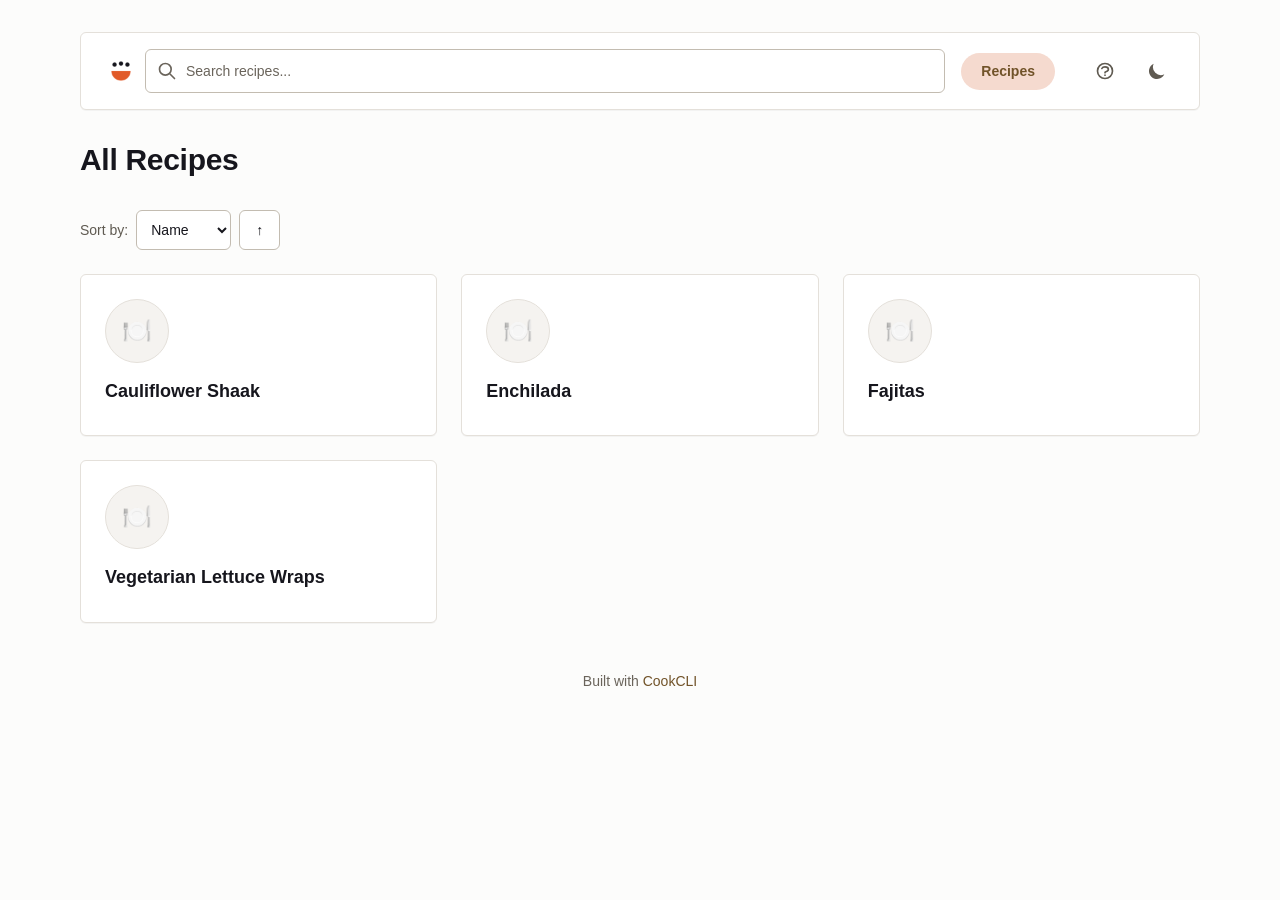
<file: index.html>
<!DOCTYPE html>
<html lang="en-US" class="">
<head>
    <meta charset="UTF-8">
    <meta name="viewport" content="width=device-width, initial-scale=1.0">
    <title>Recipes - Cook</title>
    <link rel="icon" type="image/x-icon" href="./static/favicon.ico">
    <link rel="icon" type="image/png" sizes="32x32" href="./static/favicon-32x32.png">
    <link rel="icon" type="image/png" sizes="16x16" href="./static/favicon-16x16.png">
    <link rel="apple-touch-icon" sizes="180x180" href="./static/apple-touch-icon.png">
    <link rel="manifest" href="./static/site.webmanifest">
    <link href="./static/css/output.css" rel="stylesheet">
    <script>
        // Check for saved theme preference, or check for prefers-color-scheme, or default to light
        const theme = localStorage.getItem('theme')
            || (window.matchMedia('(prefers-color-scheme: dark)').matches ? 'dark' : 'light');
        document.documentElement.classList.toggle('dark', theme === 'dark');
    </script>
    <style>
        .viewport {
            width: 100%;
            max-width: 72rem;
            margin: 2rem auto;
            padding: 0 1rem;
        }

        /* Search result keyboard selection. --surface-sunk alone is barely
           visible against --surface in dark mode, so the accent bar carries
           the signal. */
        #search-results a.search-selected {
            background: var(--accent-soft);
            box-shadow: inset 3px 0 0 var(--accent);
        }

        @media print {
            /* Token values are reset to light in input.css; this resets the
               browser's own defaults so unstyled text is dark too. */
            html.dark, html {
                color-scheme: light !important;
            }

            * {
                print-color-adjust: exact;
                -webkit-print-color-adjust: exact;
            }

            body {
                background: white !important;
                margin: 0;
                padding: 0;
            }

            .viewport {
                max-width: 100%;
                margin: 0;
                padding: 0;
            }

            /* Hide navigation and non-essential elements */
            nav, #search-container, #search-input, #search-results, .print\:hidden, .breadcrumb {
                display: none !important;
            }

            /* Hide all navigation links */
            a[href="./"] {
                display: none !important;
            }

            /* Recipe layout for print: one column */
            .grid {
                display: block !important;
            }

            .md\:col-span-1, .md\:col-span-2 {
                page-break-inside: avoid;
                width: 100% !important;
            }

            /* Square corners on paper */
            .card, .step-box, .ingredient-row, .recipe-note, .rounded-xl {
                border-radius: 0 !important;
            }

            /* Step numbers */
            .step-number {
                background: #000 !important;
                color: #fff !important;
            }

            /* Images */
            img {
                max-height: 300px !important;
                max-width: 100% !important;
                height: auto !important;
                object-fit: contain !important;
                page-break-inside: avoid;
                page-break-after: avoid;
            }

            /* Recipe sections on same page if possible */
            h2, h3 {
                page-break-after: avoid;
            }

            ol, ul {
                page-break-inside: avoid;
            }

            /* Compact spacing */
            .mb-8, .mb-6, .mb-4 {
                margin-bottom: 0.5rem !important;
            }

            .p-6 {
                padding: 0.5rem !important;
            }

            /* Recipe header */
            h1 {
                color: #000 !important;
                font-size: 1.5rem !important;
                margin-bottom: 0 !important;
            }

            /* Shopping list print styles */
            .lg\:w-2\/5, .xl\:w-1\/3 {
                display: none !important;
            }

            #shopping-list-results {
                font-size: 11pt !important;
                line-height: 1.2 !important;
            }

            #shopping-list-results input[type="checkbox"] {
                display: none !important;
            }

            #shopping-list-results li .flex-1 {
                width: auto !important;
                flex: 1 1 0% !important;
            }

            #shopping-list-results label {
                cursor: default !important;
            }

            #shopping-list-results h2 {
                font-size: 11pt !important;
                color: #000 !important;
                margin-bottom: 0 !important;
            }

            #shopping-list-results .space-y-2 > * + *,
            #shopping-list-results ul > * + * {
                margin-top: 0 !important;
            }

            #shopping-list-results li {
                padding: 0 !important;
                line-height: 1.3 !important;
                border-bottom: 1px dotted #ccc;
            }

            #shopping-list-results .card {
                margin-bottom: 0.15rem !important;
                padding: 0 !important;
                border: none !important;
            }

            /* Menu print styles */
            #menu-content {
                font-size: 10pt !important;
                line-height: 1.4 !important;
            }

            #menu-content h1 {
                font-size: 14pt !important;
                margin-bottom: 0.25rem !important;
                color: #000 !important;
            }

            #menu-content .space-y-6 > * + * {
                margin-top: 0.3rem !important;
            }

            #menu-content .menu-section {
                border: 1px solid #ccc !important;
                border-radius: 0 !important;
                page-break-inside: avoid;
            }

            #menu-content .menu-section-header {
                background: #eee !important;
                color: #000 !important;
                padding: 0.15rem 0.5rem !important;
            }

            #menu-content .menu-section-header h2 {
                font-size: 11pt !important;
                color: #000 !important;
            }

            #menu-content .menu-section-body {
                padding: 0.25rem 0.5rem !important;
            }

            #menu-content .menu-section-body .space-y-2 > * + *,
            #menu-content .menu-section-body > * + * {
                margin-top: 0.05rem !important;
            }

            #menu-content .menu-section-body h3 {
                font-size: 10pt !important;
                margin-top: 0.2rem !important;
                margin-bottom: 0 !important;
            }

            #menu-content .menu-section-body .pl-6 {
                padding-left: 1rem !important;
            }

            /* Preserve word spacing in flex lines */
            #menu-content .menu-section-body .flex {
                gap: 0.25em !important;
            }

            #menu-content .ingredient-badge {
                font-weight: bold !important;
                color: #000 !important;
            }

            #menu-content a {
                color: #000 !important;
                text-decoration: none !important;
            }
        }
    </style>
</head>
<body class="bg-bg text-text">
    <div class="viewport">
        <nav class="nav-card relative">
            <div class="px-3 lg:px-6 py-4 relative">
                <div class="flex items-center justify-between flex-wrap gap-y-3">
                    <a href="./index.html" class="order-1 hidden md:flex items-center space-x-2">
                        <img src="./static/android-chrome-192x192.png" alt="Cook" class="brand-mark h-8 w-8 rounded-md" width="32" height="32">
                    </a>

                    <div class="relative z-50 order-2 flex-1 md:ml-2 md:mr-4" id="search-container">
                        <div class="absolute inset-y-0 left-0 pl-3 flex items-center pointer-events-none">
                            <svg class="h-5 w-5 text-faint" fill="none" stroke="currentColor" viewBox="0 0 24 24">
                                <path stroke-linecap="round" stroke-linejoin="round" stroke-width="2" d="M21 21l-6-6m2-5a7 7 0 11-14 0 7 7 0 0114 0z"></path>
                            </svg>
                        </div>
                        <input type="text"
                               id="search-input"
                               placeholder="Search recipes..."
                               class="search-input">
                        <div id="search-results"
                             class="absolute top-full mt-2 w-full card shadow-[var(--shadow-overlay)] hidden max-h-96 overflow-y-auto"
                             style="z-index: 9999;">
                        </div>
                    </div>

                    <div class="order-3 w-full md:w-auto flex items-center gap-1 lg:gap-2">
                        
                        <div class="hidden md:flex items-center gap-1 mr-2 lg:mr-4">
                            <a href="./index.html"
                               class="nav-pill active">
                                Recipes
                            </a>
                            
                            
                        </div>
                        
                        <!-- Inline buttons on md+ screens -->
                        
                        <button onclick="showShortcutsHelp()" class="icon-btn hidden md:inline-flex ml-2 print:hidden" aria-label="Keyboard shortcuts" title="Keyboard shortcuts (?)">
                            <svg fill="none" stroke="currentColor" viewBox="0 0 24 24">
                                <path stroke-linecap="round" stroke-linejoin="round" stroke-width="2" d="M8.228 9c.549-1.165 2.03-2 3.772-2 2.21 0 4 1.343 4 3 0 1.4-1.278 2.575-3.006 2.907-.542.104-.994.54-.994 1.093m0 3h.01M21 12a9 9 0 11-18 0 9 9 0 0118 0z"></path>
                            </svg>
                        </button>
                        <button onclick="toggleTheme()" class="icon-btn hidden md:inline-flex ml-2 print:hidden" aria-label="Toggle theme">
                            <svg class="hidden dark:block" fill="currentColor" viewBox="0 0 20 20">
                                <path fill-rule="evenodd" d="M10 2a1 1 0 011 1v1a1 1 0 11-2 0V3a1 1 0 011-1zm4 8a4 4 0 11-8 0 4 4 0 018 0zm-.464 4.95l.707.707a1 1 0 001.414-1.414l-.707-.707a1 1 0 00-1.414 1.414zm2.12-10.607a1 1 0 010 1.414l-.706.707a1 1 0 11-1.414-1.414l.707-.707a1 1 0 011.414 0zM17 11a1 1 0 100-2h-1a1 1 0 100 2h1zm-7 4a1 1 0 011 1v1a1 1 0 11-2 0v-1a1 1 0 011-1zM5.05 6.464A1 1 0 106.465 5.05l-.708-.707a1 1 0 00-1.414 1.414l.707.707zm1.414 8.486l-.707.707a1 1 0 01-1.414-1.414l.707-.707a1 1 0 011.414 1.414zM4 11a1 1 0 100-2H3a1 1 0 000 2h1z" clip-rule="evenodd"></path>
                            </svg>
                            <svg class="block dark:hidden" fill="currentColor" viewBox="0 0 20 20">
                                <path d="M17.293 13.293A8 8 0 016.707 2.707a8.001 8.001 0 1010.586 10.586z"></path>
                            </svg>
                        </button>
                        <!-- Overflow menu for small screens -->
                        <div class="relative md:hidden ml-auto" id="more-menu-container">
                            <button onclick="document.getElementById('more-dropdown').classList.toggle('hidden')" class="icon-btn" aria-label="More options">
                                <svg fill="none" stroke="currentColor" viewBox="0 0 24 24">
                                    <path stroke-linecap="round" stroke-linejoin="round" stroke-width="2" d="M12 5v.01M12 12v.01M12 19v.01M12 6a1 1 0 110-2 1 1 0 010 2zm0 7a1 1 0 110-2 1 1 0 010 2zm0 7a1 1 0 110-2 1 1 0 010 2z"></path>
                                </svg>
                            </button>
                            <div id="more-dropdown" class="hidden absolute right-0 mt-2 w-56 card shadow-[var(--shadow-overlay)] z-50 py-1">
                                
                                <a href="./index.html" class="menu-item active">
                                    <span>🍳</span> <span>Recipes</span>
                                </a>
                                
                                
                                <div class="border-t border-line my-1"></div>
                                
                                
                                <button onclick="showShortcutsHelp(); document.getElementById('more-dropdown').classList.add('hidden');" class="menu-item">
                                    <svg class="w-4 h-4" fill="none" stroke="currentColor" viewBox="0 0 24 24"><path stroke-linecap="round" stroke-linejoin="round" stroke-width="2" d="M8.228 9c.549-1.165 2.03-2 3.772-2 2.21 0 4 1.343 4 3 0 1.4-1.278 2.575-3.006 2.907-.542.104-.994.54-.994 1.093m0 3h.01M21 12a9 9 0 11-18 0 9 9 0 0118 0z"></path></svg>
                                    <span>Keyboard Shortcuts</span>
                                </button>
                                <button onclick="toggleTheme(); document.getElementById('more-dropdown').classList.add('hidden');" class="menu-item">
                                    <svg class="w-4 h-4 hidden dark:block" fill="currentColor" viewBox="0 0 20 20"><path fill-rule="evenodd" d="M10 2a1 1 0 011 1v1a1 1 0 11-2 0V3a1 1 0 011-1zm4 8a4 4 0 11-8 0 4 4 0 018 0zm-.464 4.95l.707.707a1 1 0 001.414-1.414l-.707-.707a1 1 0 00-1.414 1.414zm2.12-10.607a1 1 0 010 1.414l-.706.707a1 1 0 11-1.414-1.414l.707-.707a1 1 0 011.414 0zM17 11a1 1 0 100-2h-1a1 1 0 100 2h1zm-7 4a1 1 0 011 1v1a1 1 0 11-2 0v-1a1 1 0 011-1zM5.05 6.464A1 1 0 106.465 5.05l-.708-.707a1 1 0 00-1.414 1.414l.707.707zm1.414 8.486l-.707.707a1 1 0 01-1.414-1.414l.707-.707a1 1 0 011.414 1.414zM4 11a1 1 0 100-2H3a1 1 0 000 2h1z" clip-rule="evenodd"></path></svg>
                                    <svg class="w-4 h-4 block dark:hidden" fill="currentColor" viewBox="0 0 20 20"><path d="M17.293 13.293A8 8 0 016.707 2.707a8.001 8.001 0 1010.586 10.586z"></path></svg>
                                    <span>Toggle Theme</span>
                                </button>
                            </div>
                        </div>
                    </div>
                </div>
            </div>
        </nav>

        <main>
            
<div>
    

    <div class="flex items-center justify-between mb-8">
        <h1 class="text-display font-bold text-text">
            All Recipes
        </h1>
        
    </div>

    <div id="sort-controls" class="hidden items-center gap-2 mb-6">
        <label for="sort-field" class="text-sm text-muted">Sort by:</label>
        <select id="sort-field" class="select">
            <option value="name">Name</option>
            <option value="modified">Modified</option>
            <option value="created" id="sort-created-option">Created</option>
        </select>
        <button id="sort-dir" type="button" class="btn" aria-label="Toggle sort direction" title="Toggle sort direction">↑</button>
    </div>

    
    

    <div id="recipes-grid" class="grid md:grid-cols-2 lg:grid-cols-3 gap-6">
        
        
        <a href="./recipe/Cauliflower Shaak.html"
           data-type="recipe"
           data-name="Cauliflower Shaak"
           data-modified="1790038618"
           data-created="1790038618"
           class="recipe-card">
            
            <div class="p-6">
                <div class="recipe-card-icon">
                    <span>🍽️</span>
                </div>
            
                <div class="flex flex-wrap items-center gap-2">
                    <h2 class="recipe-card-title">Cauliflower Shaak</h2>
                    
                </div>
                
                
                
            </div>
        </a>
        
        
        
        <a href="./recipe/Enchilada.html"
           data-type="recipe"
           data-name="Enchilada"
           data-modified="1790038618"
           data-created="1790038618"
           class="recipe-card">
            
            <div class="p-6">
                <div class="recipe-card-icon">
                    <span>🍽️</span>
                </div>
            
                <div class="flex flex-wrap items-center gap-2">
                    <h2 class="recipe-card-title">Enchilada</h2>
                    
                </div>
                
                
                
            </div>
        </a>
        
        
        
        <a href="./recipe/Fajitas.html"
           data-type="recipe"
           data-name="Fajitas"
           data-modified="1790038618"
           data-created="1790038618"
           class="recipe-card">
            
            <div class="p-6">
                <div class="recipe-card-icon">
                    <span>🍽️</span>
                </div>
            
                <div class="flex flex-wrap items-center gap-2">
                    <h2 class="recipe-card-title">Fajitas</h2>
                    
                </div>
                
                
                
            </div>
        </a>
        
        
        
        <a href="./recipe/Vegetarian Lettuce Wraps.html"
           data-type="recipe"
           data-name="Vegetarian Lettuce Wraps"
           data-modified="1790038618"
           data-created="1790038618"
           class="recipe-card">
            
            <div class="p-6">
                <div class="recipe-card-icon">
                    <span>🍽️</span>
                </div>
            
                <div class="flex flex-wrap items-center gap-2">
                    <h2 class="recipe-card-title">Vegetarian Lettuce Wraps</h2>
                    
                </div>
                
                
                
            </div>
        </a>
        
        

        
    </div>
</div>

        </main>

        
        <footer class="mt-12 mb-6 text-center text-sm text-faint print:hidden">
            Built with
            <a href="https://cooklang.org/cli/" class="text-accent-text hover:underline" target="_blank" rel="noopener">CookCLI</a>
            
        </footer>
        
    </div>

    <script>
        // Theme toggle function
        function toggleTheme() {
            const html = document.documentElement;
            const currentTheme = html.classList.contains('dark') ? 'dark' : 'light';
            const newTheme = currentTheme === 'dark' ? 'light' : 'dark';

            html.classList.toggle('dark');
            localStorage.setItem('theme', newTheme);
        }
    </script>

    
    <script>window.__PREFIX__ = ".";</script>
    <script src="./static/js/search.js"></script>
    

    <!-- URL prefix for JavaScript -->
    <script>
        window.__PREFIX__ = ".";
        window.__STATIC_MODE__ = true;
        window.__STRINGS__ = { close: "Close" };
    </script>

    <!-- Keyboard shortcuts -->
    <script src="./static/js/keyboard-shortcuts.js"></script>
    <!-- Expose showShortcutsHelp globally for the help button -->
    <script>
        // showShortcutsHelp is defined in keyboard-shortcuts.js
        // This ensures it's available for the onclick handler
        if (typeof showShortcutsHelp === 'undefined') {
            window.showShortcutsHelp = function() {
                console.warn('Keyboard shortcuts not loaded');
            };
        }
    </script>

    
<script>
(function () {
    const grid = document.getElementById('recipes-grid');
    const controls = document.getElementById('sort-controls');
    const fieldSelect = document.getElementById('sort-field');
    const dirBtn = document.getElementById('sort-dir');
    const createdOption = document.getElementById('sort-created-option');

    if (!grid || !controls || !fieldSelect || !dirBtn) return;

    // Sorting is client-side because this template is also rendered by the
    // static site builder, where there is no server to answer a ?sort= query.
    const STORE_KEY = 'recipes-sort';

    let sortField = 'name';
    let sortDir = 'asc';

    const recipeCards = Array.from(grid.querySelectorAll('[data-type="recipe"]'));

    // "Created" is only offered when every recipe has a creation date;
    // otherwise the column is partly empty and the ordering is arbitrary.
    const allHaveCreated = recipeCards.length > 0 &&
        recipeCards.every(el => el.hasAttribute('data-created'));
    if (!allHaveCreated && createdOption) {
        createdOption.remove();
    }

    // Nothing to sort with fewer than two recipes.
    if (recipeCards.length < 2) return;
    controls.classList.remove('hidden');
    controls.classList.add('flex');

    function restore() {
        let saved = null;
        try {
            saved = JSON.parse(sessionStorage.getItem(STORE_KEY) || 'null');
        } catch (e) {
            // Corrupt value: fall through to the defaults.
        }
        if (!saved) return;
        // The saved field may not exist here — "created" is removed on pages
        // where not every recipe has a date. Treat an invalid field as fully
        // corrupt so a stale direction cannot pair with the wrong field.
        const valid = Array.from(fieldSelect.options).some(o => o.value === saved.field);
        if (!valid) return;
        sortField = saved.field;
        fieldSelect.value = saved.field;
        if (saved.dir === 'asc' || saved.dir === 'desc') {
            sortDir = saved.dir;
        }
    }

    function persist() {
        try {
            sessionStorage.setItem(STORE_KEY, JSON.stringify({ field: sortField, dir: sortDir }));
        } catch (e) {
            // Private browsing or a full quota: sorting still works, it just
            // does not survive navigation.
        }
    }

    function getValue(el) {
        if (sortField === 'name') {
            // data-name rather than the heading text, so a markup change
            // cannot silently break sorting.
            return (el.getAttribute('data-name') || '').trim();
        }
        const raw = el.getAttribute(sortField === 'modified' ? 'data-modified' : 'data-created');
        if (raw === null) return null;
        const n = parseInt(raw, 10);
        return Number.isNaN(n) ? null : n;
    }

    // numeric so "Recipe 10" sorts after "Recipe 9"; sensitivity 'base' so
    // case and accents do not split otherwise-equal names.
    const collator = new Intl.Collator(undefined, { numeric: true, sensitivity: 'base' });

    function compare(a, b) {
        const av = getValue(a);
        const bv = getValue(b);
        // Missing values sort last in both directions.
        if (av === null && bv === null) return 0;
        if (av === null) return 1;
        if (bv === null) return -1;
        const cmp = typeof av === 'string' ? collator.compare(av, bv) : av - bv;
        return sortDir === 'asc' ? cmp : -cmp;
    }

    function applySort() {
        const all = Array.from(grid.children);
        const dirs = all.filter(el => el.dataset.type === 'directory');
        const recipes = all.filter(el => el.dataset.type === 'recipe');
        const others = all.filter(el => !el.dataset.type);

        recipes.sort(compare);
        // Directories stay grouped above recipes, sorted by name among
        // themselves so their order is deterministic. They only follow
        // sortDir when sorting by name; for date fields they stay A→Z since
        // directories have no modified/created date of their own.
        dirs.sort((a, b) => {
            const cmp = collator.compare(a.getAttribute('data-name') || '', b.getAttribute('data-name') || '');
            return sortField === 'name' && sortDir === 'desc' ? -cmp : cmp;
        });

        const frag = document.createDocumentFragment();
        dirs.forEach(el => frag.appendChild(el));
        recipes.forEach(el => frag.appendChild(el));
        others.forEach(el => frag.appendChild(el));
        grid.appendChild(frag);

        dirBtn.textContent = sortDir === 'asc' ? '↑' : '↓';
    }

    fieldSelect.addEventListener('change', function () {
        sortField = this.value;
        // Dates default to newest first; names to A–Z.
        sortDir = sortField === 'name' ? 'asc' : 'desc';
        applySort();
        persist();
    });

    dirBtn.addEventListener('click', function () {
        sortDir = sortDir === 'asc' ? 'desc' : 'asc';
        applySort();
        persist();
    });

    restore();
    // The server already renders name/asc (natural, case-folded), so on the
    // default sort the DOM is left as served: no reorder on load, and names
    // with accents keep the server's order instead of the collator's.
    if (sortField !== 'name' || sortDir !== 'asc') {
        applySort();
    }
})();
</script>

</body>
</html>
</file>
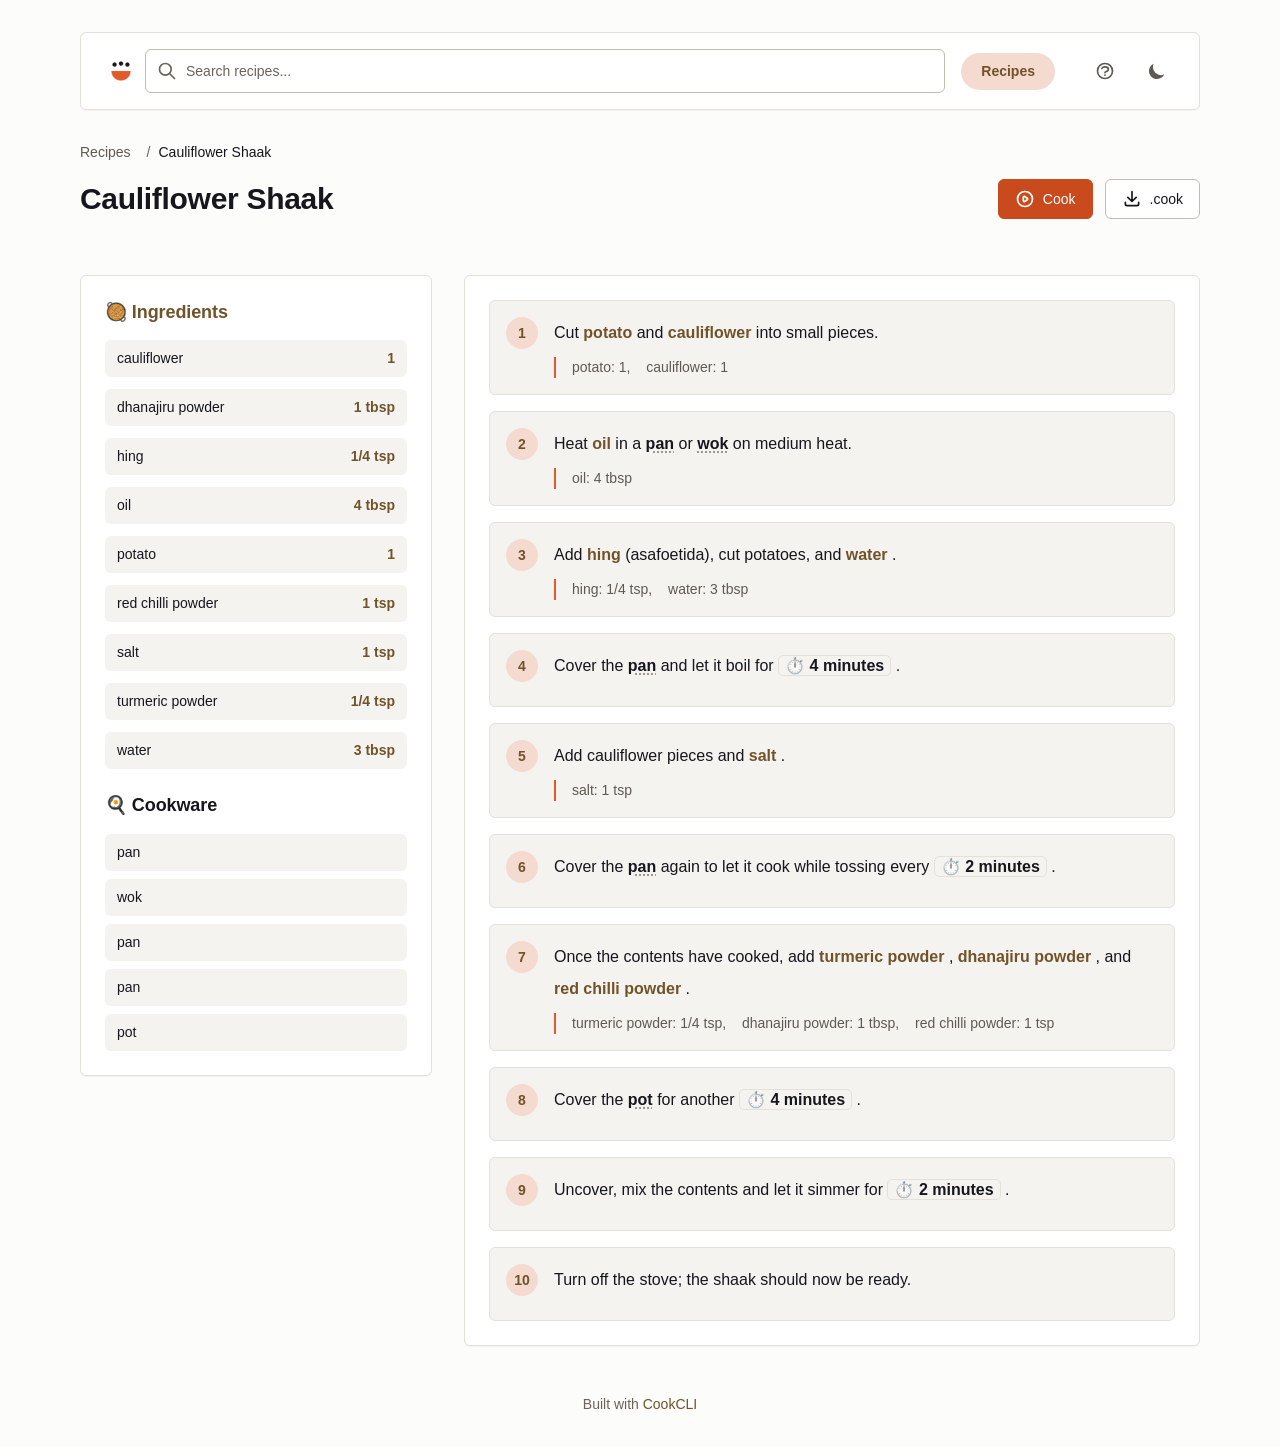
<file: recipe/Cauliflower Shaak.html>
<!DOCTYPE html>
<html lang="en-US" class="">
<head>
    <meta charset="UTF-8">
    <meta name="viewport" content="width=device-width, initial-scale=1.0">
    <title>Cauliflower Shaak - Cook</title>
    <link rel="icon" type="image/x-icon" href="../static/favicon.ico">
    <link rel="icon" type="image/png" sizes="32x32" href="../static/favicon-32x32.png">
    <link rel="icon" type="image/png" sizes="16x16" href="../static/favicon-16x16.png">
    <link rel="apple-touch-icon" sizes="180x180" href="../static/apple-touch-icon.png">
    <link rel="manifest" href="../static/site.webmanifest">
    <link href="../static/css/output.css" rel="stylesheet">
    <script>
        // Check for saved theme preference, or check for prefers-color-scheme, or default to light
        const theme = localStorage.getItem('theme')
            || (window.matchMedia('(prefers-color-scheme: dark)').matches ? 'dark' : 'light');
        document.documentElement.classList.toggle('dark', theme === 'dark');
    </script>
    <style>
        .viewport {
            width: 100%;
            max-width: 72rem;
            margin: 2rem auto;
            padding: 0 1rem;
        }

        /* Search result keyboard selection. --surface-sunk alone is barely
           visible against --surface in dark mode, so the accent bar carries
           the signal. */
        #search-results a.search-selected {
            background: var(--accent-soft);
            box-shadow: inset 3px 0 0 var(--accent);
        }

        @media print {
            /* Token values are reset to light in input.css; this resets the
               browser's own defaults so unstyled text is dark too. */
            html.dark, html {
                color-scheme: light !important;
            }

            * {
                print-color-adjust: exact;
                -webkit-print-color-adjust: exact;
            }

            body {
                background: white !important;
                margin: 0;
                padding: 0;
            }

            .viewport {
                max-width: 100%;
                margin: 0;
                padding: 0;
            }

            /* Hide navigation and non-essential elements */
            nav, #search-container, #search-input, #search-results, .print\:hidden, .breadcrumb {
                display: none !important;
            }

            /* Hide all navigation links */
            a[href="../"] {
                display: none !important;
            }

            /* Recipe layout for print: one column */
            .grid {
                display: block !important;
            }

            .md\:col-span-1, .md\:col-span-2 {
                page-break-inside: avoid;
                width: 100% !important;
            }

            /* Square corners on paper */
            .card, .step-box, .ingredient-row, .recipe-note, .rounded-xl {
                border-radius: 0 !important;
            }

            /* Step numbers */
            .step-number {
                background: #000 !important;
                color: #fff !important;
            }

            /* Images */
            img {
                max-height: 300px !important;
                max-width: 100% !important;
                height: auto !important;
                object-fit: contain !important;
                page-break-inside: avoid;
                page-break-after: avoid;
            }

            /* Recipe sections on same page if possible */
            h2, h3 {
                page-break-after: avoid;
            }

            ol, ul {
                page-break-inside: avoid;
            }

            /* Compact spacing */
            .mb-8, .mb-6, .mb-4 {
                margin-bottom: 0.5rem !important;
            }

            .p-6 {
                padding: 0.5rem !important;
            }

            /* Recipe header */
            h1 {
                color: #000 !important;
                font-size: 1.5rem !important;
                margin-bottom: 0 !important;
            }

            /* Shopping list print styles */
            .lg\:w-2\/5, .xl\:w-1\/3 {
                display: none !important;
            }

            #shopping-list-results {
                font-size: 11pt !important;
                line-height: 1.2 !important;
            }

            #shopping-list-results input[type="checkbox"] {
                display: none !important;
            }

            #shopping-list-results li .flex-1 {
                width: auto !important;
                flex: 1 1 0% !important;
            }

            #shopping-list-results label {
                cursor: default !important;
            }

            #shopping-list-results h2 {
                font-size: 11pt !important;
                color: #000 !important;
                margin-bottom: 0 !important;
            }

            #shopping-list-results .space-y-2 > * + *,
            #shopping-list-results ul > * + * {
                margin-top: 0 !important;
            }

            #shopping-list-results li {
                padding: 0 !important;
                line-height: 1.3 !important;
                border-bottom: 1px dotted #ccc;
            }

            #shopping-list-results .card {
                margin-bottom: 0.15rem !important;
                padding: 0 !important;
                border: none !important;
            }

            /* Menu print styles */
            #menu-content {
                font-size: 10pt !important;
                line-height: 1.4 !important;
            }

            #menu-content h1 {
                font-size: 14pt !important;
                margin-bottom: 0.25rem !important;
                color: #000 !important;
            }

            #menu-content .space-y-6 > * + * {
                margin-top: 0.3rem !important;
            }

            #menu-content .menu-section {
                border: 1px solid #ccc !important;
                border-radius: 0 !important;
                page-break-inside: avoid;
            }

            #menu-content .menu-section-header {
                background: #eee !important;
                color: #000 !important;
                padding: 0.15rem 0.5rem !important;
            }

            #menu-content .menu-section-header h2 {
                font-size: 11pt !important;
                color: #000 !important;
            }

            #menu-content .menu-section-body {
                padding: 0.25rem 0.5rem !important;
            }

            #menu-content .menu-section-body .space-y-2 > * + *,
            #menu-content .menu-section-body > * + * {
                margin-top: 0.05rem !important;
            }

            #menu-content .menu-section-body h3 {
                font-size: 10pt !important;
                margin-top: 0.2rem !important;
                margin-bottom: 0 !important;
            }

            #menu-content .menu-section-body .pl-6 {
                padding-left: 1rem !important;
            }

            /* Preserve word spacing in flex lines */
            #menu-content .menu-section-body .flex {
                gap: 0.25em !important;
            }

            #menu-content .ingredient-badge {
                font-weight: bold !important;
                color: #000 !important;
            }

            #menu-content a {
                color: #000 !important;
                text-decoration: none !important;
            }
        }
    </style>
</head>
<body class="bg-bg text-text">
    <div class="viewport">
        <nav class="nav-card relative">
            <div class="px-3 lg:px-6 py-4 relative">
                <div class="flex items-center justify-between flex-wrap gap-y-3">
                    <a href="../index.html" class="order-1 hidden md:flex items-center space-x-2">
                        <img src="../static/android-chrome-192x192.png" alt="Cook" class="brand-mark h-8 w-8 rounded-md" width="32" height="32">
                    </a>

                    <div class="relative z-50 order-2 flex-1 md:ml-2 md:mr-4" id="search-container">
                        <div class="absolute inset-y-0 left-0 pl-3 flex items-center pointer-events-none">
                            <svg class="h-5 w-5 text-faint" fill="none" stroke="currentColor" viewBox="0 0 24 24">
                                <path stroke-linecap="round" stroke-linejoin="round" stroke-width="2" d="M21 21l-6-6m2-5a7 7 0 11-14 0 7 7 0 0114 0z"></path>
                            </svg>
                        </div>
                        <input type="text"
                               id="search-input"
                               placeholder="Search recipes..."
                               class="search-input">
                        <div id="search-results"
                             class="absolute top-full mt-2 w-full card shadow-[var(--shadow-overlay)] hidden max-h-96 overflow-y-auto"
                             style="z-index: 9999;">
                        </div>
                    </div>

                    <div class="order-3 w-full md:w-auto flex items-center gap-1 lg:gap-2">
                        
                        <div class="hidden md:flex items-center gap-1 mr-2 lg:mr-4">
                            <a href="../index.html"
                               class="nav-pill active">
                                Recipes
                            </a>
                            
                            
                        </div>
                        
                        <!-- Inline buttons on md+ screens -->
                        
                        <button onclick="showShortcutsHelp()" class="icon-btn hidden md:inline-flex ml-2 print:hidden" aria-label="Keyboard shortcuts" title="Keyboard shortcuts (?)">
                            <svg fill="none" stroke="currentColor" viewBox="0 0 24 24">
                                <path stroke-linecap="round" stroke-linejoin="round" stroke-width="2" d="M8.228 9c.549-1.165 2.03-2 3.772-2 2.21 0 4 1.343 4 3 0 1.4-1.278 2.575-3.006 2.907-.542.104-.994.54-.994 1.093m0 3h.01M21 12a9 9 0 11-18 0 9 9 0 0118 0z"></path>
                            </svg>
                        </button>
                        <button onclick="toggleTheme()" class="icon-btn hidden md:inline-flex ml-2 print:hidden" aria-label="Toggle theme">
                            <svg class="hidden dark:block" fill="currentColor" viewBox="0 0 20 20">
                                <path fill-rule="evenodd" d="M10 2a1 1 0 011 1v1a1 1 0 11-2 0V3a1 1 0 011-1zm4 8a4 4 0 11-8 0 4 4 0 018 0zm-.464 4.95l.707.707a1 1 0 001.414-1.414l-.707-.707a1 1 0 00-1.414 1.414zm2.12-10.607a1 1 0 010 1.414l-.706.707a1 1 0 11-1.414-1.414l.707-.707a1 1 0 011.414 0zM17 11a1 1 0 100-2h-1a1 1 0 100 2h1zm-7 4a1 1 0 011 1v1a1 1 0 11-2 0v-1a1 1 0 011-1zM5.05 6.464A1 1 0 106.465 5.05l-.708-.707a1 1 0 00-1.414 1.414l.707.707zm1.414 8.486l-.707.707a1 1 0 01-1.414-1.414l.707-.707a1 1 0 011.414 1.414zM4 11a1 1 0 100-2H3a1 1 0 000 2h1z" clip-rule="evenodd"></path>
                            </svg>
                            <svg class="block dark:hidden" fill="currentColor" viewBox="0 0 20 20">
                                <path d="M17.293 13.293A8 8 0 016.707 2.707a8.001 8.001 0 1010.586 10.586z"></path>
                            </svg>
                        </button>
                        <!-- Overflow menu for small screens -->
                        <div class="relative md:hidden ml-auto" id="more-menu-container">
                            <button onclick="document.getElementById('more-dropdown').classList.toggle('hidden')" class="icon-btn" aria-label="More options">
                                <svg fill="none" stroke="currentColor" viewBox="0 0 24 24">
                                    <path stroke-linecap="round" stroke-linejoin="round" stroke-width="2" d="M12 5v.01M12 12v.01M12 19v.01M12 6a1 1 0 110-2 1 1 0 010 2zm0 7a1 1 0 110-2 1 1 0 010 2zm0 7a1 1 0 110-2 1 1 0 010 2z"></path>
                                </svg>
                            </button>
                            <div id="more-dropdown" class="hidden absolute right-0 mt-2 w-56 card shadow-[var(--shadow-overlay)] z-50 py-1">
                                
                                <a href="../index.html" class="menu-item active">
                                    <span>🍳</span> <span>Recipes</span>
                                </a>
                                
                                
                                <div class="border-t border-line my-1"></div>
                                
                                
                                <button onclick="showShortcutsHelp(); document.getElementById('more-dropdown').classList.add('hidden');" class="menu-item">
                                    <svg class="w-4 h-4" fill="none" stroke="currentColor" viewBox="0 0 24 24"><path stroke-linecap="round" stroke-linejoin="round" stroke-width="2" d="M8.228 9c.549-1.165 2.03-2 3.772-2 2.21 0 4 1.343 4 3 0 1.4-1.278 2.575-3.006 2.907-.542.104-.994.54-.994 1.093m0 3h.01M21 12a9 9 0 11-18 0 9 9 0 0118 0z"></path></svg>
                                    <span>Keyboard Shortcuts</span>
                                </button>
                                <button onclick="toggleTheme(); document.getElementById('more-dropdown').classList.add('hidden');" class="menu-item">
                                    <svg class="w-4 h-4 hidden dark:block" fill="currentColor" viewBox="0 0 20 20"><path fill-rule="evenodd" d="M10 2a1 1 0 011 1v1a1 1 0 11-2 0V3a1 1 0 011-1zm4 8a4 4 0 11-8 0 4 4 0 018 0zm-.464 4.95l.707.707a1 1 0 001.414-1.414l-.707-.707a1 1 0 00-1.414 1.414zm2.12-10.607a1 1 0 010 1.414l-.706.707a1 1 0 11-1.414-1.414l.707-.707a1 1 0 011.414 0zM17 11a1 1 0 100-2h-1a1 1 0 100 2h1zm-7 4a1 1 0 011 1v1a1 1 0 11-2 0v-1a1 1 0 011-1zM5.05 6.464A1 1 0 106.465 5.05l-.708-.707a1 1 0 00-1.414 1.414l.707.707zm1.414 8.486l-.707.707a1 1 0 01-1.414-1.414l.707-.707a1 1 0 011.414 1.414zM4 11a1 1 0 100-2H3a1 1 0 000 2h1z" clip-rule="evenodd"></path></svg>
                                    <svg class="w-4 h-4 block dark:hidden" fill="currentColor" viewBox="0 0 20 20"><path d="M17.293 13.293A8 8 0 016.707 2.707a8.001 8.001 0 1010.586 10.586z"></path></svg>
                                    <span>Toggle Theme</span>
                                </button>
                            </div>
                        </div>
                    </div>
                </div>
            </div>
        </nav>

        <main>
            
<script type="application/ld+json">{"@context":"https://schema.org","@type":"Recipe","name":"Cauliflower Shaak","recipeIngredient":["1 cauliflower","1 tbsp dhanajiru powder","1/4 tsp hing","4 tbsp oil","1 potato","1 tsp red chilli powder","1 tsp salt","1/4 tsp turmeric powder","3 tbsp water"],"recipeInstructions":[{"@type":"HowToStep","text":"Cut potato and cauliflower into small pieces."},{"@type":"HowToStep","text":"Heat oil in a pan or wok on medium heat."},{"@type":"HowToStep","text":"Add hing (asafoetida), cut potatoes, and water."},{"@type":"HowToStep","text":"Cover the pan and let it boil for 4 minutes."},{"@type":"HowToStep","text":"Add cauliflower pieces and salt."},{"@type":"HowToStep","text":"Cover the pan again to let it cook while tossing every 2 minutes."},{"@type":"HowToStep","text":"Once the contents have cooked, add turmeric powder, dhanajiru powder, and red chilli powder."},{"@type":"HowToStep","text":"Cover the pot for another 4 minutes."},{"@type":"HowToStep","text":"Uncover, mix the contents and let it simmer for 2 minutes."},{"@type":"HowToStep","text":"Turn off the stove; the shaak should now be ready."}]}</script>
<div>
    <nav class="mb-4 breadcrumb print:hidden">
        <ol class="flex items-center space-x-2 text-sm text-muted">
            <li><a href="../index.html" class="hover:text-text">Recipes</a></li>
            
            <li class="flex items-center">
                <span class="mx-2 text-faint">/</span>
                
                    <span class="text-text">Cauliflower Shaak</span>
                
            </li>
            
        </ol>
    </nav>

    <div class="mb-8">
        <!-- Recipe image if available -->
        
        

        <!-- Title bar with scale and shopping list button -->
        <div class="flex flex-col md:flex-row md:items-center md:justify-between gap-4 mb-6 print:flex-row print:items-center">
            <h1 class="text-display font-bold text-text print:text-2xl">
                Cauliflower Shaak
            </h1>
            
            <div class="flex flex-wrap items-center gap-2 lg:gap-3 print:hidden">
                
                <button id="start-cooking-btn" onclick="startCookingMode()" class="btn btn-primary" title="Start Cooking">
                    <svg fill="none" stroke="currentColor" viewBox="0 0 24 24">
                        <path stroke-linecap="round" stroke-linejoin="round" stroke-width="2" d="M14.752 11.168l-3.197-2.132A1 1 0 0010 9.87v4.263a1 1 0 001.555.832l3.197-2.132a1 1 0 000-1.664z"></path>
                        <path stroke-linecap="round" stroke-linejoin="round" stroke-width="2" d="M21 12a9 9 0 11-18 0 9 9 0 0118 0z"></path>
                    </svg>
                    <span class="hidden lg:inline">Cook</span>
                </button>
                
                <a href="../recipe/Cauliflower Shaak.cook" download class="btn" title="Download .cook source">
                    <svg fill="none" stroke="currentColor" viewBox="0 0 24 24">
                        <path stroke-linecap="round" stroke-linejoin="round" stroke-width="2" d="M4 16v2a2 2 0 002 2h12a2 2 0 002-2v-2M7 10l5 5 5-5M12 15V3"></path>
                    </svg>
                    <span class="hidden lg:inline">.cook</span>
                </a>
                
            </div>
        </div>

        <!-- Recipe info section -->
        <div class="space-y-4">
            <!-- Tags row -->
            

            

            <!-- Description if present -->
            
            

            <!-- Metadata row -->
            <div id="metadata-container" class="flex flex-wrap gap-3">
                
                

                
                

                
                

                
                

                
                

                
                

                
                

                
                

                
                

                
                

                
                

                <!-- Custom metadata -->
                
            </div>

            
        </div>
    </div>

    <div id="recipe-body" class="grid md:grid-cols-3 gap-8 mb-8">
        <div class="md:col-span-1">
            <div class="card p-6">
                <h2 class="text-title font-bold mb-4 text-accent-text">🥘 Ingredients</h2>
                
                <!-- Fallback to original flat list for recipes without sections -->
                <ul class="ingredient-list space-y-3">
                    
                    <li class="ingredient-row">
                        <div class="flex-1 flex items-center">
                            
                            <span class="font-medium">cauliflower</span>
                            
                            
                            
                        </div>
                        <span class="row-value ml-2">
                            1
                            
                        </span>
                    </li>
                    
                    <li class="ingredient-row">
                        <div class="flex-1 flex items-center">
                            
                            <span class="font-medium">dhanajiru powder</span>
                            
                            
                            
                        </div>
                        <span class="row-value ml-2">
                            1 tbsp
                            
                        </span>
                    </li>
                    
                    <li class="ingredient-row">
                        <div class="flex-1 flex items-center">
                            
                            <span class="font-medium">hing</span>
                            
                            
                            
                        </div>
                        <span class="row-value ml-2">
                            1/4 tsp
                            
                        </span>
                    </li>
                    
                    <li class="ingredient-row">
                        <div class="flex-1 flex items-center">
                            
                            <span class="font-medium">oil</span>
                            
                            
                            
                        </div>
                        <span class="row-value ml-2">
                            4 tbsp
                            
                        </span>
                    </li>
                    
                    <li class="ingredient-row">
                        <div class="flex-1 flex items-center">
                            
                            <span class="font-medium">potato</span>
                            
                            
                            
                        </div>
                        <span class="row-value ml-2">
                            1
                            
                        </span>
                    </li>
                    
                    <li class="ingredient-row">
                        <div class="flex-1 flex items-center">
                            
                            <span class="font-medium">red chilli powder</span>
                            
                            
                            
                        </div>
                        <span class="row-value ml-2">
                            1 tsp
                            
                        </span>
                    </li>
                    
                    <li class="ingredient-row">
                        <div class="flex-1 flex items-center">
                            
                            <span class="font-medium">salt</span>
                            
                            
                            
                        </div>
                        <span class="row-value ml-2">
                            1 tsp
                            
                        </span>
                    </li>
                    
                    <li class="ingredient-row">
                        <div class="flex-1 flex items-center">
                            
                            <span class="font-medium">turmeric powder</span>
                            
                            
                            
                        </div>
                        <span class="row-value ml-2">
                            1/4 tsp
                            
                        </span>
                    </li>
                    
                    <li class="ingredient-row">
                        <div class="flex-1 flex items-center">
                            
                            <span class="font-medium">water</span>
                            
                            
                            
                        </div>
                        <span class="row-value ml-2">
                            3 tbsp
                            
                        </span>
                    </li>
                    
                </ul>
                

                
                <h2 class="text-title font-bold mt-6 mb-4 text-text">🍳 Cookware</h2>
                <ul class="cookware-list ingredient-list space-y-2">
                    
                    <li class="ingredient-row">
                        <span class="font-medium">pan</span>
                    </li>
                    
                    <li class="ingredient-row">
                        <span class="font-medium">wok</span>
                    </li>
                    
                    <li class="ingredient-row">
                        <span class="font-medium">pan</span>
                    </li>
                    
                    <li class="ingredient-row">
                        <span class="font-medium">pan</span>
                    </li>
                    
                    <li class="ingredient-row">
                        <span class="font-medium">pot</span>
                    </li>
                    
                </ul>
                
            </div>
        </div>

        <div class="md:col-span-2">
            <div class="card p-6">
                
                
                
                <ol class="step-list space-y-4 ">
                    
                    
                    <li class="step-box">
                        <div class="flex flex-col gap-4">
                            
                            
                            <div class="flex gap-4">
                                <div class="step-number">1</div>
                                <div class="flex-1">
                                    <div class="step-body mb-2">
                                        
                                        Cut 
                                        <span class="ingredient-badge">potato</span>
                                         and 
                                        <span class="ingredient-badge">cauliflower</span>
                                         into small pieces.
                                    </div>
                                    
                                    <div class="step-refs">
                                        
                                        <span class="inline-block mr-3">
                                            potato: 1,
                                        </span>
                                        
                                        <span class="inline-block mr-3">
                                            cauliflower: 1
                                        </span>
                                        
                                    </div>
                                    
                                </div>
                            </div>
                        </div>
                    </li>
                    
                    
                    
                    <li class="step-box">
                        <div class="flex flex-col gap-4">
                            
                            
                            <div class="flex gap-4">
                                <div class="step-number">2</div>
                                <div class="flex-1">
                                    <div class="step-body mb-2">
                                        
                                        Heat 
                                        <span class="ingredient-badge">oil</span>
                                         in a 
                                        <span class="cookware-badge">pan</span>
                                         or 
                                        <span class="cookware-badge">wok</span>
                                         on medium heat.
                                    </div>
                                    
                                    <div class="step-refs">
                                        
                                        <span class="inline-block mr-3">
                                            oil: 4 tbsp
                                        </span>
                                        
                                    </div>
                                    
                                </div>
                            </div>
                        </div>
                    </li>
                    
                    
                    
                    <li class="step-box">
                        <div class="flex flex-col gap-4">
                            
                            
                            <div class="flex gap-4">
                                <div class="step-number">3</div>
                                <div class="flex-1">
                                    <div class="step-body mb-2">
                                        
                                        Add 
                                        <span class="ingredient-badge">hing</span>
                                         (asafoetida), cut potatoes, and 
                                        <span class="ingredient-badge">water</span>
                                        .
                                    </div>
                                    
                                    <div class="step-refs">
                                        
                                        <span class="inline-block mr-3">
                                            hing: 1/4 tsp,
                                        </span>
                                        
                                        <span class="inline-block mr-3">
                                            water: 3 tbsp
                                        </span>
                                        
                                    </div>
                                    
                                </div>
                            </div>
                        </div>
                    </li>
                    
                    
                    
                    <li class="step-box">
                        <div class="flex flex-col gap-4">
                            
                            
                            <div class="flex gap-4">
                                <div class="step-number">4</div>
                                <div class="flex-1">
                                    <div class="step-body mb-2">
                                        
                                        Cover the 
                                        <span class="cookware-badge">pan</span>
                                         and let it boil for 
                                        <span class="timer-badge">⏱️ 4 minutes</span>
                                        .
                                    </div>
                                    
                                </div>
                            </div>
                        </div>
                    </li>
                    
                    
                    
                    <li class="step-box">
                        <div class="flex flex-col gap-4">
                            
                            
                            <div class="flex gap-4">
                                <div class="step-number">5</div>
                                <div class="flex-1">
                                    <div class="step-body mb-2">
                                        
                                        Add cauliflower pieces and 
                                        <span class="ingredient-badge">salt</span>
                                        .
                                    </div>
                                    
                                    <div class="step-refs">
                                        
                                        <span class="inline-block mr-3">
                                            salt: 1 tsp
                                        </span>
                                        
                                    </div>
                                    
                                </div>
                            </div>
                        </div>
                    </li>
                    
                    
                    
                    <li class="step-box">
                        <div class="flex flex-col gap-4">
                            
                            
                            <div class="flex gap-4">
                                <div class="step-number">6</div>
                                <div class="flex-1">
                                    <div class="step-body mb-2">
                                        
                                        Cover the 
                                        <span class="cookware-badge">pan</span>
                                         again to let it cook while tossing every 
                                        <span class="timer-badge">⏱️ 2 minutes</span>
                                        .
                                    </div>
                                    
                                </div>
                            </div>
                        </div>
                    </li>
                    
                    
                    
                    <li class="step-box">
                        <div class="flex flex-col gap-4">
                            
                            
                            <div class="flex gap-4">
                                <div class="step-number">7</div>
                                <div class="flex-1">
                                    <div class="step-body mb-2">
                                        
                                        Once the contents have cooked, add 
                                        <span class="ingredient-badge">turmeric powder</span>
                                        , 
                                        <span class="ingredient-badge">dhanajiru powder</span>
                                        , and 
                                        <span class="ingredient-badge">red chilli powder</span>
                                        .
                                    </div>
                                    
                                    <div class="step-refs">
                                        
                                        <span class="inline-block mr-3">
                                            turmeric powder: 1/4 tsp,
                                        </span>
                                        
                                        <span class="inline-block mr-3">
                                            dhanajiru powder: 1 tbsp,
                                        </span>
                                        
                                        <span class="inline-block mr-3">
                                            red chilli powder: 1 tsp
                                        </span>
                                        
                                    </div>
                                    
                                </div>
                            </div>
                        </div>
                    </li>
                    
                    
                    
                    <li class="step-box">
                        <div class="flex flex-col gap-4">
                            
                            
                            <div class="flex gap-4">
                                <div class="step-number">8</div>
                                <div class="flex-1">
                                    <div class="step-body mb-2">
                                        
                                        Cover the 
                                        <span class="cookware-badge">pot</span>
                                         for another 
                                        <span class="timer-badge">⏱️ 4 minutes</span>
                                        .
                                    </div>
                                    
                                </div>
                            </div>
                        </div>
                    </li>
                    
                    
                    
                    <li class="step-box">
                        <div class="flex flex-col gap-4">
                            
                            
                            <div class="flex gap-4">
                                <div class="step-number">9</div>
                                <div class="flex-1">
                                    <div class="step-body mb-2">
                                        
                                        Uncover, mix the contents and let it simmer for 
                                        <span class="timer-badge">⏱️ 2 minutes</span>
                                        .
                                    </div>
                                    
                                </div>
                            </div>
                        </div>
                    </li>
                    
                    
                    
                    <li class="step-box">
                        <div class="flex flex-col gap-4">
                            
                            
                            <div class="flex gap-4">
                                <div class="step-number">10</div>
                                <div class="flex-1">
                                    <div class="step-body mb-2">
                                        
                                        Turn off the stove; the shaak should now be ready.
                                    </div>
                                    
                                </div>
                            </div>
                        </div>
                    </li>
                    
                    
                </ol>
                
            </div>
        </div>
    </div>
</div>

<script id="cooking-mode-data" type="application/json">
{"image":null,"name":"Cauliflower Shaak","scale":1.0,"sections":[{"ingredients":[{"name":"cauliflower","note":null,"quantity":"1","unit":null},{"name":"dhanajiru powder","note":null,"quantity":"1","unit":"tbsp"},{"name":"hing","note":null,"quantity":"1/4","unit":"tsp"},{"name":"oil","note":null,"quantity":"4","unit":"tbsp"},{"name":"potato","note":null,"quantity":"1","unit":null},{"name":"red chilli powder","note":null,"quantity":"1","unit":"tsp"},{"name":"salt","note":null,"quantity":"1","unit":"tsp"},{"name":"turmeric powder","note":null,"quantity":"1/4","unit":"tsp"},{"name":"water","note":null,"quantity":"3","unit":"tbsp"}],"name":null,"stepOffset":0,"steps":[{"globalNumber":1,"image":null,"ingredients":[{"name":"potato","note":null,"quantity":"1","unit":null},{"name":"cauliflower","note":null,"quantity":"1","unit":null}],"number":1,"type":"step"},{"globalNumber":2,"image":null,"ingredients":[{"name":"oil","note":null,"quantity":"4","unit":"tbsp"}],"number":2,"type":"step"},{"globalNumber":3,"image":null,"ingredients":[{"name":"hing","note":null,"quantity":"1/4","unit":"tsp"},{"name":"water","note":null,"quantity":"3","unit":"tbsp"}],"number":3,"type":"step"},{"globalNumber":4,"image":null,"ingredients":[],"number":4,"type":"step"},{"globalNumber":5,"image":null,"ingredients":[{"name":"salt","note":null,"quantity":"1","unit":"tsp"}],"number":5,"type":"step"},{"globalNumber":6,"image":null,"ingredients":[],"number":6,"type":"step"},{"globalNumber":7,"image":null,"ingredients":[{"name":"turmeric powder","note":null,"quantity":"1/4","unit":"tsp"},{"name":"dhanajiru powder","note":null,"quantity":"1","unit":"tbsp"},{"name":"red chilli powder","note":null,"quantity":"1","unit":"tsp"}],"number":7,"type":"step"},{"globalNumber":8,"image":null,"ingredients":[],"number":8,"type":"step"},{"globalNumber":9,"image":null,"ingredients":[],"number":9,"type":"step"},{"globalNumber":10,"image":null,"ingredients":[],"number":10,"type":"step"}]}]}
</script>



        </main>

        
        <footer class="mt-12 mb-6 text-center text-sm text-faint print:hidden">
            Built with
            <a href="https://cooklang.org/cli/" class="text-accent-text hover:underline" target="_blank" rel="noopener">CookCLI</a>
            
        </footer>
        
    </div>

    <script>
        // Theme toggle function
        function toggleTheme() {
            const html = document.documentElement;
            const currentTheme = html.classList.contains('dark') ? 'dark' : 'light';
            const newTheme = currentTheme === 'dark' ? 'light' : 'dark';

            html.classList.toggle('dark');
            localStorage.setItem('theme', newTheme);
        }
    </script>

    
    <script>window.__PREFIX__ = "..";</script>
    <script src="../static/js/search.js"></script>
    

    <!-- URL prefix for JavaScript -->
    <script>
        window.__PREFIX__ = "..";
        window.__STATIC_MODE__ = true;
        window.__STRINGS__ = { close: "Close" };
    </script>

    <!-- Keyboard shortcuts -->
    <script src="../static/js/keyboard-shortcuts.js"></script>
    <!-- Expose showShortcutsHelp globally for the help button -->
    <script>
        // showShortcutsHelp is defined in keyboard-shortcuts.js
        // This ensures it's available for the onclick handler
        if (typeof showShortcutsHelp === 'undefined') {
            window.showShortcutsHelp = function() {
                console.warn('Keyboard shortcuts not loaded');
            };
        }
    </script>

    
<link rel="stylesheet" href="../static/css/cooking-mode.css">
<script src="../static/js/cooking-mode.js"></script>

</body>
</html>
</file>
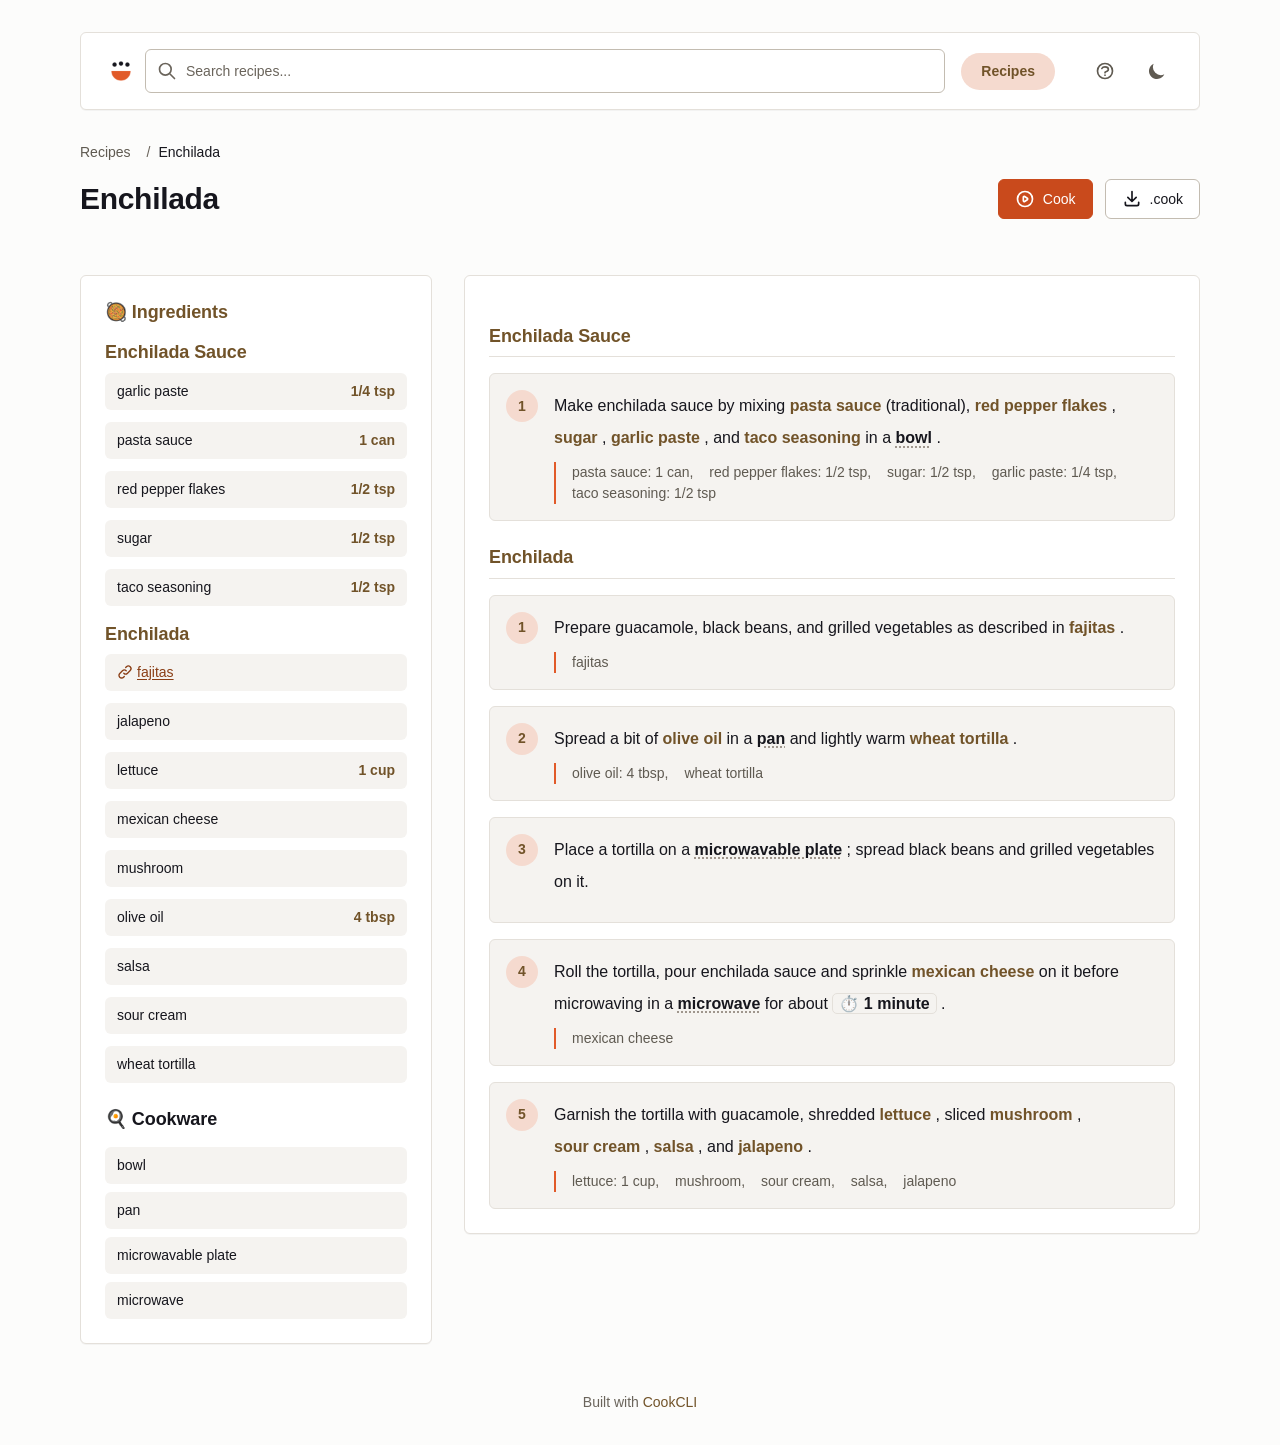
<file: recipe/Enchilada.html>
<!DOCTYPE html>
<html lang="en-US" class="">
<head>
    <meta charset="UTF-8">
    <meta name="viewport" content="width=device-width, initial-scale=1.0">
    <title>Enchilada - Cook</title>
    <link rel="icon" type="image/x-icon" href="../static/favicon.ico">
    <link rel="icon" type="image/png" sizes="32x32" href="../static/favicon-32x32.png">
    <link rel="icon" type="image/png" sizes="16x16" href="../static/favicon-16x16.png">
    <link rel="apple-touch-icon" sizes="180x180" href="../static/apple-touch-icon.png">
    <link rel="manifest" href="../static/site.webmanifest">
    <link href="../static/css/output.css" rel="stylesheet">
    <script>
        // Check for saved theme preference, or check for prefers-color-scheme, or default to light
        const theme = localStorage.getItem('theme')
            || (window.matchMedia('(prefers-color-scheme: dark)').matches ? 'dark' : 'light');
        document.documentElement.classList.toggle('dark', theme === 'dark');
    </script>
    <style>
        .viewport {
            width: 100%;
            max-width: 72rem;
            margin: 2rem auto;
            padding: 0 1rem;
        }

        /* Search result keyboard selection. --surface-sunk alone is barely
           visible against --surface in dark mode, so the accent bar carries
           the signal. */
        #search-results a.search-selected {
            background: var(--accent-soft);
            box-shadow: inset 3px 0 0 var(--accent);
        }

        @media print {
            /* Token values are reset to light in input.css; this resets the
               browser's own defaults so unstyled text is dark too. */
            html.dark, html {
                color-scheme: light !important;
            }

            * {
                print-color-adjust: exact;
                -webkit-print-color-adjust: exact;
            }

            body {
                background: white !important;
                margin: 0;
                padding: 0;
            }

            .viewport {
                max-width: 100%;
                margin: 0;
                padding: 0;
            }

            /* Hide navigation and non-essential elements */
            nav, #search-container, #search-input, #search-results, .print\:hidden, .breadcrumb {
                display: none !important;
            }

            /* Hide all navigation links */
            a[href="../"] {
                display: none !important;
            }

            /* Recipe layout for print: one column */
            .grid {
                display: block !important;
            }

            .md\:col-span-1, .md\:col-span-2 {
                page-break-inside: avoid;
                width: 100% !important;
            }

            /* Square corners on paper */
            .card, .step-box, .ingredient-row, .recipe-note, .rounded-xl {
                border-radius: 0 !important;
            }

            /* Step numbers */
            .step-number {
                background: #000 !important;
                color: #fff !important;
            }

            /* Images */
            img {
                max-height: 300px !important;
                max-width: 100% !important;
                height: auto !important;
                object-fit: contain !important;
                page-break-inside: avoid;
                page-break-after: avoid;
            }

            /* Recipe sections on same page if possible */
            h2, h3 {
                page-break-after: avoid;
            }

            ol, ul {
                page-break-inside: avoid;
            }

            /* Compact spacing */
            .mb-8, .mb-6, .mb-4 {
                margin-bottom: 0.5rem !important;
            }

            .p-6 {
                padding: 0.5rem !important;
            }

            /* Recipe header */
            h1 {
                color: #000 !important;
                font-size: 1.5rem !important;
                margin-bottom: 0 !important;
            }

            /* Shopping list print styles */
            .lg\:w-2\/5, .xl\:w-1\/3 {
                display: none !important;
            }

            #shopping-list-results {
                font-size: 11pt !important;
                line-height: 1.2 !important;
            }

            #shopping-list-results input[type="checkbox"] {
                display: none !important;
            }

            #shopping-list-results li .flex-1 {
                width: auto !important;
                flex: 1 1 0% !important;
            }

            #shopping-list-results label {
                cursor: default !important;
            }

            #shopping-list-results h2 {
                font-size: 11pt !important;
                color: #000 !important;
                margin-bottom: 0 !important;
            }

            #shopping-list-results .space-y-2 > * + *,
            #shopping-list-results ul > * + * {
                margin-top: 0 !important;
            }

            #shopping-list-results li {
                padding: 0 !important;
                line-height: 1.3 !important;
                border-bottom: 1px dotted #ccc;
            }

            #shopping-list-results .card {
                margin-bottom: 0.15rem !important;
                padding: 0 !important;
                border: none !important;
            }

            /* Menu print styles */
            #menu-content {
                font-size: 10pt !important;
                line-height: 1.4 !important;
            }

            #menu-content h1 {
                font-size: 14pt !important;
                margin-bottom: 0.25rem !important;
                color: #000 !important;
            }

            #menu-content .space-y-6 > * + * {
                margin-top: 0.3rem !important;
            }

            #menu-content .menu-section {
                border: 1px solid #ccc !important;
                border-radius: 0 !important;
                page-break-inside: avoid;
            }

            #menu-content .menu-section-header {
                background: #eee !important;
                color: #000 !important;
                padding: 0.15rem 0.5rem !important;
            }

            #menu-content .menu-section-header h2 {
                font-size: 11pt !important;
                color: #000 !important;
            }

            #menu-content .menu-section-body {
                padding: 0.25rem 0.5rem !important;
            }

            #menu-content .menu-section-body .space-y-2 > * + *,
            #menu-content .menu-section-body > * + * {
                margin-top: 0.05rem !important;
            }

            #menu-content .menu-section-body h3 {
                font-size: 10pt !important;
                margin-top: 0.2rem !important;
                margin-bottom: 0 !important;
            }

            #menu-content .menu-section-body .pl-6 {
                padding-left: 1rem !important;
            }

            /* Preserve word spacing in flex lines */
            #menu-content .menu-section-body .flex {
                gap: 0.25em !important;
            }

            #menu-content .ingredient-badge {
                font-weight: bold !important;
                color: #000 !important;
            }

            #menu-content a {
                color: #000 !important;
                text-decoration: none !important;
            }
        }
    </style>
</head>
<body class="bg-bg text-text">
    <div class="viewport">
        <nav class="nav-card relative">
            <div class="px-3 lg:px-6 py-4 relative">
                <div class="flex items-center justify-between flex-wrap gap-y-3">
                    <a href="../index.html" class="order-1 hidden md:flex items-center space-x-2">
                        <img src="../static/android-chrome-192x192.png" alt="Cook" class="brand-mark h-8 w-8 rounded-md" width="32" height="32">
                    </a>

                    <div class="relative z-50 order-2 flex-1 md:ml-2 md:mr-4" id="search-container">
                        <div class="absolute inset-y-0 left-0 pl-3 flex items-center pointer-events-none">
                            <svg class="h-5 w-5 text-faint" fill="none" stroke="currentColor" viewBox="0 0 24 24">
                                <path stroke-linecap="round" stroke-linejoin="round" stroke-width="2" d="M21 21l-6-6m2-5a7 7 0 11-14 0 7 7 0 0114 0z"></path>
                            </svg>
                        </div>
                        <input type="text"
                               id="search-input"
                               placeholder="Search recipes..."
                               class="search-input">
                        <div id="search-results"
                             class="absolute top-full mt-2 w-full card shadow-[var(--shadow-overlay)] hidden max-h-96 overflow-y-auto"
                             style="z-index: 9999;">
                        </div>
                    </div>

                    <div class="order-3 w-full md:w-auto flex items-center gap-1 lg:gap-2">
                        
                        <div class="hidden md:flex items-center gap-1 mr-2 lg:mr-4">
                            <a href="../index.html"
                               class="nav-pill active">
                                Recipes
                            </a>
                            
                            
                        </div>
                        
                        <!-- Inline buttons on md+ screens -->
                        
                        <button onclick="showShortcutsHelp()" class="icon-btn hidden md:inline-flex ml-2 print:hidden" aria-label="Keyboard shortcuts" title="Keyboard shortcuts (?)">
                            <svg fill="none" stroke="currentColor" viewBox="0 0 24 24">
                                <path stroke-linecap="round" stroke-linejoin="round" stroke-width="2" d="M8.228 9c.549-1.165 2.03-2 3.772-2 2.21 0 4 1.343 4 3 0 1.4-1.278 2.575-3.006 2.907-.542.104-.994.54-.994 1.093m0 3h.01M21 12a9 9 0 11-18 0 9 9 0 0118 0z"></path>
                            </svg>
                        </button>
                        <button onclick="toggleTheme()" class="icon-btn hidden md:inline-flex ml-2 print:hidden" aria-label="Toggle theme">
                            <svg class="hidden dark:block" fill="currentColor" viewBox="0 0 20 20">
                                <path fill-rule="evenodd" d="M10 2a1 1 0 011 1v1a1 1 0 11-2 0V3a1 1 0 011-1zm4 8a4 4 0 11-8 0 4 4 0 018 0zm-.464 4.95l.707.707a1 1 0 001.414-1.414l-.707-.707a1 1 0 00-1.414 1.414zm2.12-10.607a1 1 0 010 1.414l-.706.707a1 1 0 11-1.414-1.414l.707-.707a1 1 0 011.414 0zM17 11a1 1 0 100-2h-1a1 1 0 100 2h1zm-7 4a1 1 0 011 1v1a1 1 0 11-2 0v-1a1 1 0 011-1zM5.05 6.464A1 1 0 106.465 5.05l-.708-.707a1 1 0 00-1.414 1.414l.707.707zm1.414 8.486l-.707.707a1 1 0 01-1.414-1.414l.707-.707a1 1 0 011.414 1.414zM4 11a1 1 0 100-2H3a1 1 0 000 2h1z" clip-rule="evenodd"></path>
                            </svg>
                            <svg class="block dark:hidden" fill="currentColor" viewBox="0 0 20 20">
                                <path d="M17.293 13.293A8 8 0 016.707 2.707a8.001 8.001 0 1010.586 10.586z"></path>
                            </svg>
                        </button>
                        <!-- Overflow menu for small screens -->
                        <div class="relative md:hidden ml-auto" id="more-menu-container">
                            <button onclick="document.getElementById('more-dropdown').classList.toggle('hidden')" class="icon-btn" aria-label="More options">
                                <svg fill="none" stroke="currentColor" viewBox="0 0 24 24">
                                    <path stroke-linecap="round" stroke-linejoin="round" stroke-width="2" d="M12 5v.01M12 12v.01M12 19v.01M12 6a1 1 0 110-2 1 1 0 010 2zm0 7a1 1 0 110-2 1 1 0 010 2zm0 7a1 1 0 110-2 1 1 0 010 2z"></path>
                                </svg>
                            </button>
                            <div id="more-dropdown" class="hidden absolute right-0 mt-2 w-56 card shadow-[var(--shadow-overlay)] z-50 py-1">
                                
                                <a href="../index.html" class="menu-item active">
                                    <span>🍳</span> <span>Recipes</span>
                                </a>
                                
                                
                                <div class="border-t border-line my-1"></div>
                                
                                
                                <button onclick="showShortcutsHelp(); document.getElementById('more-dropdown').classList.add('hidden');" class="menu-item">
                                    <svg class="w-4 h-4" fill="none" stroke="currentColor" viewBox="0 0 24 24"><path stroke-linecap="round" stroke-linejoin="round" stroke-width="2" d="M8.228 9c.549-1.165 2.03-2 3.772-2 2.21 0 4 1.343 4 3 0 1.4-1.278 2.575-3.006 2.907-.542.104-.994.54-.994 1.093m0 3h.01M21 12a9 9 0 11-18 0 9 9 0 0118 0z"></path></svg>
                                    <span>Keyboard Shortcuts</span>
                                </button>
                                <button onclick="toggleTheme(); document.getElementById('more-dropdown').classList.add('hidden');" class="menu-item">
                                    <svg class="w-4 h-4 hidden dark:block" fill="currentColor" viewBox="0 0 20 20"><path fill-rule="evenodd" d="M10 2a1 1 0 011 1v1a1 1 0 11-2 0V3a1 1 0 011-1zm4 8a4 4 0 11-8 0 4 4 0 018 0zm-.464 4.95l.707.707a1 1 0 001.414-1.414l-.707-.707a1 1 0 00-1.414 1.414zm2.12-10.607a1 1 0 010 1.414l-.706.707a1 1 0 11-1.414-1.414l.707-.707a1 1 0 011.414 0zM17 11a1 1 0 100-2h-1a1 1 0 100 2h1zm-7 4a1 1 0 011 1v1a1 1 0 11-2 0v-1a1 1 0 011-1zM5.05 6.464A1 1 0 106.465 5.05l-.708-.707a1 1 0 00-1.414 1.414l.707.707zm1.414 8.486l-.707.707a1 1 0 01-1.414-1.414l.707-.707a1 1 0 011.414 1.414zM4 11a1 1 0 100-2H3a1 1 0 000 2h1z" clip-rule="evenodd"></path></svg>
                                    <svg class="w-4 h-4 block dark:hidden" fill="currentColor" viewBox="0 0 20 20"><path d="M17.293 13.293A8 8 0 016.707 2.707a8.001 8.001 0 1010.586 10.586z"></path></svg>
                                    <span>Toggle Theme</span>
                                </button>
                            </div>
                        </div>
                    </div>
                </div>
            </div>
        </nav>

        <main>
            
<script type="application/ld+json">{"@context":"https://schema.org","@type":"Recipe","name":"Enchilada","recipeIngredient":["fajitas","1/4 tsp garlic paste","jalapeno","1 cup lettuce","mexican cheese","mushroom","4 tbsp olive oil","1 can pasta sauce","1/2 tsp red pepper flakes","salsa","sour cream","1/2 tsp sugar","1/2 tsp taco seasoning","wheat tortilla"],"recipeInstructions":[{"@type":"HowToStep","text":"Make enchilada sauce by mixing pasta sauce (traditional), red pepper flakes, sugar, garlic paste, and taco seasoning in a bowl."},{"@type":"HowToStep","text":"Prepare guacamole, black beans, and grilled vegetables as described in fajitas."},{"@type":"HowToStep","text":"Spread a bit of olive oil in a pan and lightly warm wheat tortilla."},{"@type":"HowToStep","text":"Place a tortilla on a microwavable plate; spread black beans and grilled vegetables on it."},{"@type":"HowToStep","text":"Roll the tortilla, pour enchilada sauce and sprinkle mexican cheese on it before microwaving in a microwave for about 1 minute."},{"@type":"HowToStep","text":"Garnish the tortilla with guacamole, shredded lettuce, sliced mushroom, sour cream, salsa, and jalapeno."}]}</script>
<div>
    <nav class="mb-4 breadcrumb print:hidden">
        <ol class="flex items-center space-x-2 text-sm text-muted">
            <li><a href="../index.html" class="hover:text-text">Recipes</a></li>
            
            <li class="flex items-center">
                <span class="mx-2 text-faint">/</span>
                
                    <span class="text-text">Enchilada</span>
                
            </li>
            
        </ol>
    </nav>

    <div class="mb-8">
        <!-- Recipe image if available -->
        
        

        <!-- Title bar with scale and shopping list button -->
        <div class="flex flex-col md:flex-row md:items-center md:justify-between gap-4 mb-6 print:flex-row print:items-center">
            <h1 class="text-display font-bold text-text print:text-2xl">
                Enchilada
            </h1>
            
            <div class="flex flex-wrap items-center gap-2 lg:gap-3 print:hidden">
                
                <button id="start-cooking-btn" onclick="startCookingMode()" class="btn btn-primary" title="Start Cooking">
                    <svg fill="none" stroke="currentColor" viewBox="0 0 24 24">
                        <path stroke-linecap="round" stroke-linejoin="round" stroke-width="2" d="M14.752 11.168l-3.197-2.132A1 1 0 0010 9.87v4.263a1 1 0 001.555.832l3.197-2.132a1 1 0 000-1.664z"></path>
                        <path stroke-linecap="round" stroke-linejoin="round" stroke-width="2" d="M21 12a9 9 0 11-18 0 9 9 0 0118 0z"></path>
                    </svg>
                    <span class="hidden lg:inline">Cook</span>
                </button>
                
                <a href="../recipe/Enchilada.cook" download class="btn" title="Download .cook source">
                    <svg fill="none" stroke="currentColor" viewBox="0 0 24 24">
                        <path stroke-linecap="round" stroke-linejoin="round" stroke-width="2" d="M4 16v2a2 2 0 002 2h12a2 2 0 002-2v-2M7 10l5 5 5-5M12 15V3"></path>
                    </svg>
                    <span class="hidden lg:inline">.cook</span>
                </a>
                
            </div>
        </div>

        <!-- Recipe info section -->
        <div class="space-y-4">
            <!-- Tags row -->
            

            

            <!-- Description if present -->
            
            

            <!-- Metadata row -->
            <div id="metadata-container" class="flex flex-wrap gap-3">
                
                

                
                

                
                

                
                

                
                

                
                

                
                

                
                

                
                

                
                

                
                

                <!-- Custom metadata -->
                
            </div>

            
        </div>
    </div>

    <div id="recipe-body" class="grid md:grid-cols-3 gap-8 mb-8">
        <div class="md:col-span-1">
            <div class="card p-6">
                <h2 class="text-title font-bold mb-4 text-accent-text">🥘 Ingredients</h2>
                
                <!-- Display ingredients grouped by section -->
                
                
                
                <h3 class="text-title font-semibold mt-4 mb-2 text-accent-text">Enchilada Sauce</h3>
                
                <ul class="ingredient-list space-y-3 mb-4">
                    
                    <li class="ingredient-row">
                        <div class="flex-1 flex items-center">
                            
                            <span class="font-medium">garlic paste</span>
                            
                            
                            
                        </div>
                        <span class="row-value ml-2">
                            1/4 tsp
                            
                        </span>
                    </li>
                    
                    <li class="ingredient-row">
                        <div class="flex-1 flex items-center">
                            
                            <span class="font-medium">pasta sauce</span>
                            
                            
                            
                        </div>
                        <span class="row-value ml-2">
                            1 can
                            
                        </span>
                    </li>
                    
                    <li class="ingredient-row">
                        <div class="flex-1 flex items-center">
                            
                            <span class="font-medium">red pepper flakes</span>
                            
                            
                            
                        </div>
                        <span class="row-value ml-2">
                            1/2 tsp
                            
                        </span>
                    </li>
                    
                    <li class="ingredient-row">
                        <div class="flex-1 flex items-center">
                            
                            <span class="font-medium">sugar</span>
                            
                            
                            
                        </div>
                        <span class="row-value ml-2">
                            1/2 tsp
                            
                        </span>
                    </li>
                    
                    <li class="ingredient-row">
                        <div class="flex-1 flex items-center">
                            
                            <span class="font-medium">taco seasoning</span>
                            
                            
                            
                        </div>
                        <span class="row-value ml-2">
                            1/2 tsp
                            
                        </span>
                    </li>
                    
                </ul>
                
                
                
                
                <h3 class="text-title font-semibold mt-4 mb-2 text-accent-text">Enchilada</h3>
                
                <ul class="ingredient-list space-y-3 ">
                    
                    <li class="ingredient-row">
                        <div class="flex-1 flex items-center">
                            
                            
                            <a href="../recipe/./fajitas.html" class="font-medium text-info hover:underline flex items-center gap-1">
                                <svg class="w-4 h-4" fill="none" stroke="currentColor" viewBox="0 0 24 24">
                                    <path stroke-linecap="round" stroke-linejoin="round" stroke-width="2" d="M13.828 10.172a4 4 0 00-5.656 0l-4 4a4 4 0 105.656 5.656l1.102-1.101m-.758-4.899a4 4 0 005.656 0l4-4a4 4 0 00-5.656-5.656l-1.1 1.1"></path>
                                </svg>
                                fajitas
                            </a>
                            
                            
                            
                        </div>
                        <span class="row-value ml-2">
                            
                            
                        </span>
                    </li>
                    
                    <li class="ingredient-row">
                        <div class="flex-1 flex items-center">
                            
                            <span class="font-medium">jalapeno</span>
                            
                            
                            
                        </div>
                        <span class="row-value ml-2">
                            
                            
                        </span>
                    </li>
                    
                    <li class="ingredient-row">
                        <div class="flex-1 flex items-center">
                            
                            <span class="font-medium">lettuce</span>
                            
                            
                            
                        </div>
                        <span class="row-value ml-2">
                            1 cup
                            
                        </span>
                    </li>
                    
                    <li class="ingredient-row">
                        <div class="flex-1 flex items-center">
                            
                            <span class="font-medium">mexican cheese</span>
                            
                            
                            
                        </div>
                        <span class="row-value ml-2">
                            
                            
                        </span>
                    </li>
                    
                    <li class="ingredient-row">
                        <div class="flex-1 flex items-center">
                            
                            <span class="font-medium">mushroom</span>
                            
                            
                            
                        </div>
                        <span class="row-value ml-2">
                            
                            
                        </span>
                    </li>
                    
                    <li class="ingredient-row">
                        <div class="flex-1 flex items-center">
                            
                            <span class="font-medium">olive oil</span>
                            
                            
                            
                        </div>
                        <span class="row-value ml-2">
                            4 tbsp
                            
                        </span>
                    </li>
                    
                    <li class="ingredient-row">
                        <div class="flex-1 flex items-center">
                            
                            <span class="font-medium">salsa</span>
                            
                            
                            
                        </div>
                        <span class="row-value ml-2">
                            
                            
                        </span>
                    </li>
                    
                    <li class="ingredient-row">
                        <div class="flex-1 flex items-center">
                            
                            <span class="font-medium">sour cream</span>
                            
                            
                            
                        </div>
                        <span class="row-value ml-2">
                            
                            
                        </span>
                    </li>
                    
                    <li class="ingredient-row">
                        <div class="flex-1 flex items-center">
                            
                            <span class="font-medium">wheat tortilla</span>
                            
                            
                            
                        </div>
                        <span class="row-value ml-2">
                            
                            
                        </span>
                    </li>
                    
                </ul>
                
                
                

                
                <h2 class="text-title font-bold mt-6 mb-4 text-text">🍳 Cookware</h2>
                <ul class="cookware-list ingredient-list space-y-2">
                    
                    <li class="ingredient-row">
                        <span class="font-medium">bowl</span>
                    </li>
                    
                    <li class="ingredient-row">
                        <span class="font-medium">pan</span>
                    </li>
                    
                    <li class="ingredient-row">
                        <span class="font-medium">microwavable plate</span>
                    </li>
                    
                    <li class="ingredient-row">
                        <span class="font-medium">microwave</span>
                    </li>
                    
                </ul>
                
            </div>
        </div>

        <div class="md:col-span-2">
            <div class="card p-6">
                
                
                <h2 class="text-title font-semibold mt-6 mb-4 text-accent-text border-b border-line pb-2">Enchilada Sauce</h2>
                
                <ol class="step-list space-y-4 ">
                    
                    
                    <li class="step-box">
                        <div class="flex flex-col gap-4">
                            
                            
                            <div class="flex gap-4">
                                <div class="step-number">1</div>
                                <div class="flex-1">
                                    <div class="step-body mb-2">
                                        
                                        Make enchilada sauce by mixing 
                                        <span class="ingredient-badge">pasta sauce</span>
                                         (traditional), 
                                        <span class="ingredient-badge">red pepper flakes</span>
                                        , 
                                        <span class="ingredient-badge">sugar</span>
                                        , 
                                        <span class="ingredient-badge">garlic paste</span>
                                        , and 
                                        <span class="ingredient-badge">taco seasoning</span>
                                         in a 
                                        <span class="cookware-badge">bowl</span>
                                        .
                                    </div>
                                    
                                    <div class="step-refs">
                                        
                                        <span class="inline-block mr-3">
                                            pasta sauce: 1 can,
                                        </span>
                                        
                                        <span class="inline-block mr-3">
                                            red pepper flakes: 1/2 tsp,
                                        </span>
                                        
                                        <span class="inline-block mr-3">
                                            sugar: 1/2 tsp,
                                        </span>
                                        
                                        <span class="inline-block mr-3">
                                            garlic paste: 1/4 tsp,
                                        </span>
                                        
                                        <span class="inline-block mr-3">
                                            taco seasoning: 1/2 tsp
                                        </span>
                                        
                                    </div>
                                    
                                </div>
                            </div>
                        </div>
                    </li>
                    
                    
                </ol>
                
                
                <h2 class="text-title font-semibold mt-6 mb-4 text-accent-text border-b border-line pb-2">Enchilada</h2>
                
                <ol class="step-list space-y-4 mt-4">
                    
                    
                    <li class="step-box">
                        <div class="flex flex-col gap-4">
                            
                            
                            <div class="flex gap-4">
                                <div class="step-number">1</div>
                                <div class="flex-1">
                                    <div class="step-body mb-2">
                                        
                                        Prepare guacamole, black beans, and grilled vegetables as described in 
                                        <a href="../recipe/./fajitas.html" class="ingredient-badge hover:underline" title="View recipe: fajitas">fajitas</a>
                                        .
                                    </div>
                                    
                                    <div class="step-refs">
                                        
                                        <span class="inline-block mr-3">
                                            fajitas
                                        </span>
                                        
                                    </div>
                                    
                                </div>
                            </div>
                        </div>
                    </li>
                    
                    
                    
                    <li class="step-box">
                        <div class="flex flex-col gap-4">
                            
                            
                            <div class="flex gap-4">
                                <div class="step-number">2</div>
                                <div class="flex-1">
                                    <div class="step-body mb-2">
                                        
                                        Spread a bit of 
                                        <span class="ingredient-badge">olive oil</span>
                                         in a 
                                        <span class="cookware-badge">pan</span>
                                         and lightly warm 
                                        <span class="ingredient-badge">wheat tortilla</span>
                                        .
                                    </div>
                                    
                                    <div class="step-refs">
                                        
                                        <span class="inline-block mr-3">
                                            olive oil: 4 tbsp,
                                        </span>
                                        
                                        <span class="inline-block mr-3">
                                            wheat tortilla
                                        </span>
                                        
                                    </div>
                                    
                                </div>
                            </div>
                        </div>
                    </li>
                    
                    
                    
                    <li class="step-box">
                        <div class="flex flex-col gap-4">
                            
                            
                            <div class="flex gap-4">
                                <div class="step-number">3</div>
                                <div class="flex-1">
                                    <div class="step-body mb-2">
                                        
                                        Place a tortilla on a 
                                        <span class="cookware-badge">microwavable plate</span>
                                        ; spread black beans and grilled vegetables on it.
                                    </div>
                                    
                                </div>
                            </div>
                        </div>
                    </li>
                    
                    
                    
                    <li class="step-box">
                        <div class="flex flex-col gap-4">
                            
                            
                            <div class="flex gap-4">
                                <div class="step-number">4</div>
                                <div class="flex-1">
                                    <div class="step-body mb-2">
                                        
                                        Roll the tortilla, pour enchilada sauce and sprinkle 
                                        <span class="ingredient-badge">mexican cheese</span>
                                         on it before microwaving in a 
                                        <span class="cookware-badge">microwave</span>
                                         for about 
                                        <span class="timer-badge">⏱️ 1 minute</span>
                                        .
                                    </div>
                                    
                                    <div class="step-refs">
                                        
                                        <span class="inline-block mr-3">
                                            mexican cheese
                                        </span>
                                        
                                    </div>
                                    
                                </div>
                            </div>
                        </div>
                    </li>
                    
                    
                    
                    <li class="step-box">
                        <div class="flex flex-col gap-4">
                            
                            
                            <div class="flex gap-4">
                                <div class="step-number">5</div>
                                <div class="flex-1">
                                    <div class="step-body mb-2">
                                        
                                        Garnish the tortilla with guacamole, shredded 
                                        <span class="ingredient-badge">lettuce</span>
                                        , sliced 
                                        <span class="ingredient-badge">mushroom</span>
                                        , 
                                        <span class="ingredient-badge">sour cream</span>
                                        , 
                                        <span class="ingredient-badge">salsa</span>
                                        , and 
                                        <span class="ingredient-badge">jalapeno</span>
                                        .
                                    </div>
                                    
                                    <div class="step-refs">
                                        
                                        <span class="inline-block mr-3">
                                            lettuce: 1 cup,
                                        </span>
                                        
                                        <span class="inline-block mr-3">
                                            mushroom,
                                        </span>
                                        
                                        <span class="inline-block mr-3">
                                            sour cream,
                                        </span>
                                        
                                        <span class="inline-block mr-3">
                                            salsa,
                                        </span>
                                        
                                        <span class="inline-block mr-3">
                                            jalapeno
                                        </span>
                                        
                                    </div>
                                    
                                </div>
                            </div>
                        </div>
                    </li>
                    
                    
                </ol>
                
            </div>
        </div>
    </div>
</div>

<script id="cooking-mode-data" type="application/json">
{"image":null,"name":"Enchilada","scale":1.0,"sections":[{"ingredients":[{"name":"garlic paste","note":null,"quantity":"1/4","unit":"tsp"},{"name":"pasta sauce","note":null,"quantity":"1","unit":"can"},{"name":"red pepper flakes","note":null,"quantity":"1/2","unit":"tsp"},{"name":"sugar","note":null,"quantity":"1/2","unit":"tsp"},{"name":"taco seasoning","note":null,"quantity":"1/2","unit":"tsp"}],"name":"Enchilada Sauce","stepOffset":0,"steps":[{"globalNumber":1,"image":null,"ingredients":[{"name":"pasta sauce","note":null,"quantity":"1","unit":"can"},{"name":"red pepper flakes","note":null,"quantity":"1/2","unit":"tsp"},{"name":"sugar","note":null,"quantity":"1/2","unit":"tsp"},{"name":"garlic paste","note":null,"quantity":"1/4","unit":"tsp"},{"name":"taco seasoning","note":null,"quantity":"1/2","unit":"tsp"}],"number":1,"type":"step"}]},{"ingredients":[{"name":"fajitas","note":null,"quantity":null,"unit":null},{"name":"jalapeno","note":null,"quantity":null,"unit":null},{"name":"lettuce","note":null,"quantity":"1","unit":"cup"},{"name":"mexican cheese","note":null,"quantity":null,"unit":null},{"name":"mushroom","note":null,"quantity":null,"unit":null},{"name":"olive oil","note":null,"quantity":"4","unit":"tbsp"},{"name":"salsa","note":null,"quantity":null,"unit":null},{"name":"sour cream","note":null,"quantity":null,"unit":null},{"name":"wheat tortilla","note":null,"quantity":null,"unit":null}],"name":"Enchilada","stepOffset":1,"steps":[{"globalNumber":2,"image":null,"ingredients":[{"name":"fajitas","note":null,"quantity":null,"unit":null}],"number":1,"type":"step"},{"globalNumber":3,"image":null,"ingredients":[{"name":"olive oil","note":null,"quantity":"4","unit":"tbsp"},{"name":"wheat tortilla","note":null,"quantity":null,"unit":null}],"number":2,"type":"step"},{"globalNumber":4,"image":null,"ingredients":[],"number":3,"type":"step"},{"globalNumber":5,"image":null,"ingredients":[{"name":"mexican cheese","note":null,"quantity":null,"unit":null}],"number":4,"type":"step"},{"globalNumber":6,"image":null,"ingredients":[{"name":"lettuce","note":null,"quantity":"1","unit":"cup"},{"name":"mushroom","note":null,"quantity":null,"unit":null},{"name":"sour cream","note":null,"quantity":null,"unit":null},{"name":"salsa","note":null,"quantity":null,"unit":null},{"name":"jalapeno","note":null,"quantity":null,"unit":null}],"number":5,"type":"step"}]}]}
</script>



        </main>

        
        <footer class="mt-12 mb-6 text-center text-sm text-faint print:hidden">
            Built with
            <a href="https://cooklang.org/cli/" class="text-accent-text hover:underline" target="_blank" rel="noopener">CookCLI</a>
            
        </footer>
        
    </div>

    <script>
        // Theme toggle function
        function toggleTheme() {
            const html = document.documentElement;
            const currentTheme = html.classList.contains('dark') ? 'dark' : 'light';
            const newTheme = currentTheme === 'dark' ? 'light' : 'dark';

            html.classList.toggle('dark');
            localStorage.setItem('theme', newTheme);
        }
    </script>

    
    <script>window.__PREFIX__ = "..";</script>
    <script src="../static/js/search.js"></script>
    

    <!-- URL prefix for JavaScript -->
    <script>
        window.__PREFIX__ = "..";
        window.__STATIC_MODE__ = true;
        window.__STRINGS__ = { close: "Close" };
    </script>

    <!-- Keyboard shortcuts -->
    <script src="../static/js/keyboard-shortcuts.js"></script>
    <!-- Expose showShortcutsHelp globally for the help button -->
    <script>
        // showShortcutsHelp is defined in keyboard-shortcuts.js
        // This ensures it's available for the onclick handler
        if (typeof showShortcutsHelp === 'undefined') {
            window.showShortcutsHelp = function() {
                console.warn('Keyboard shortcuts not loaded');
            };
        }
    </script>

    
<link rel="stylesheet" href="../static/css/cooking-mode.css">
<script src="../static/js/cooking-mode.js"></script>

</body>
</html>
</file>
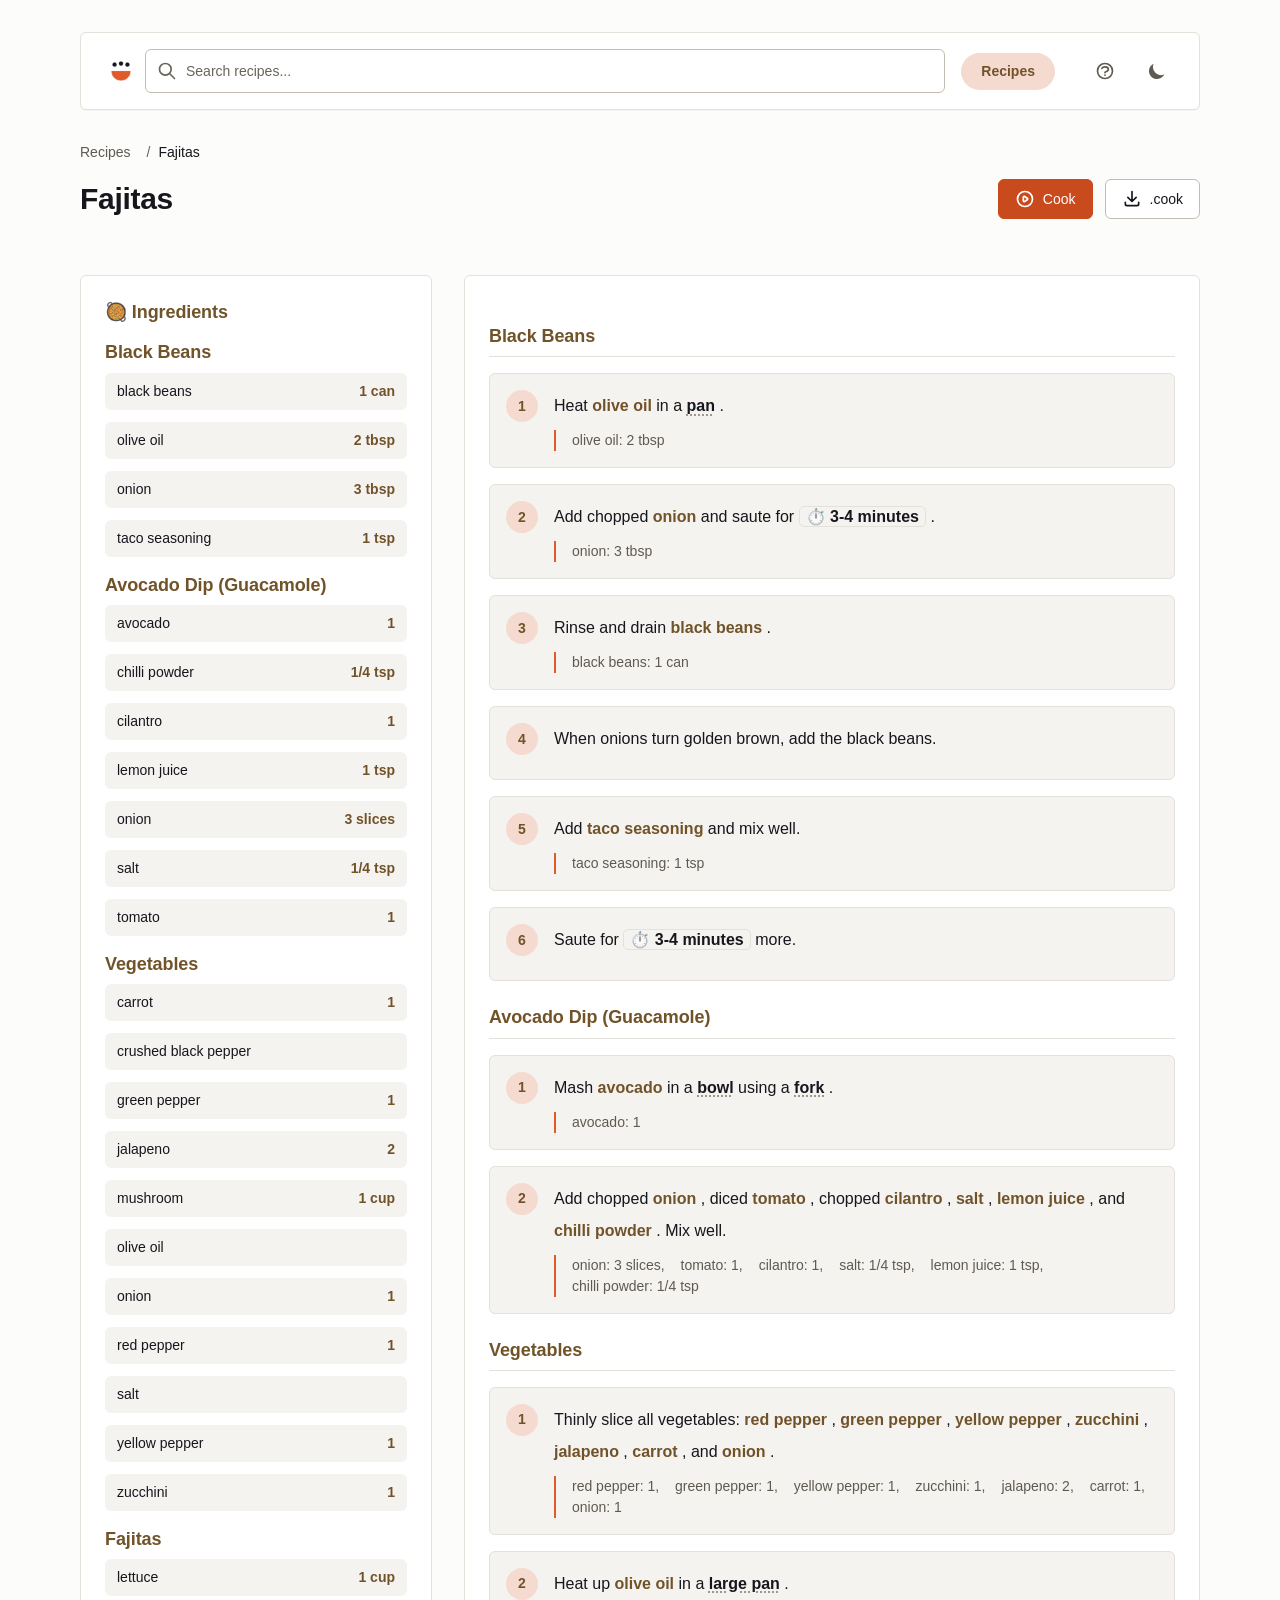
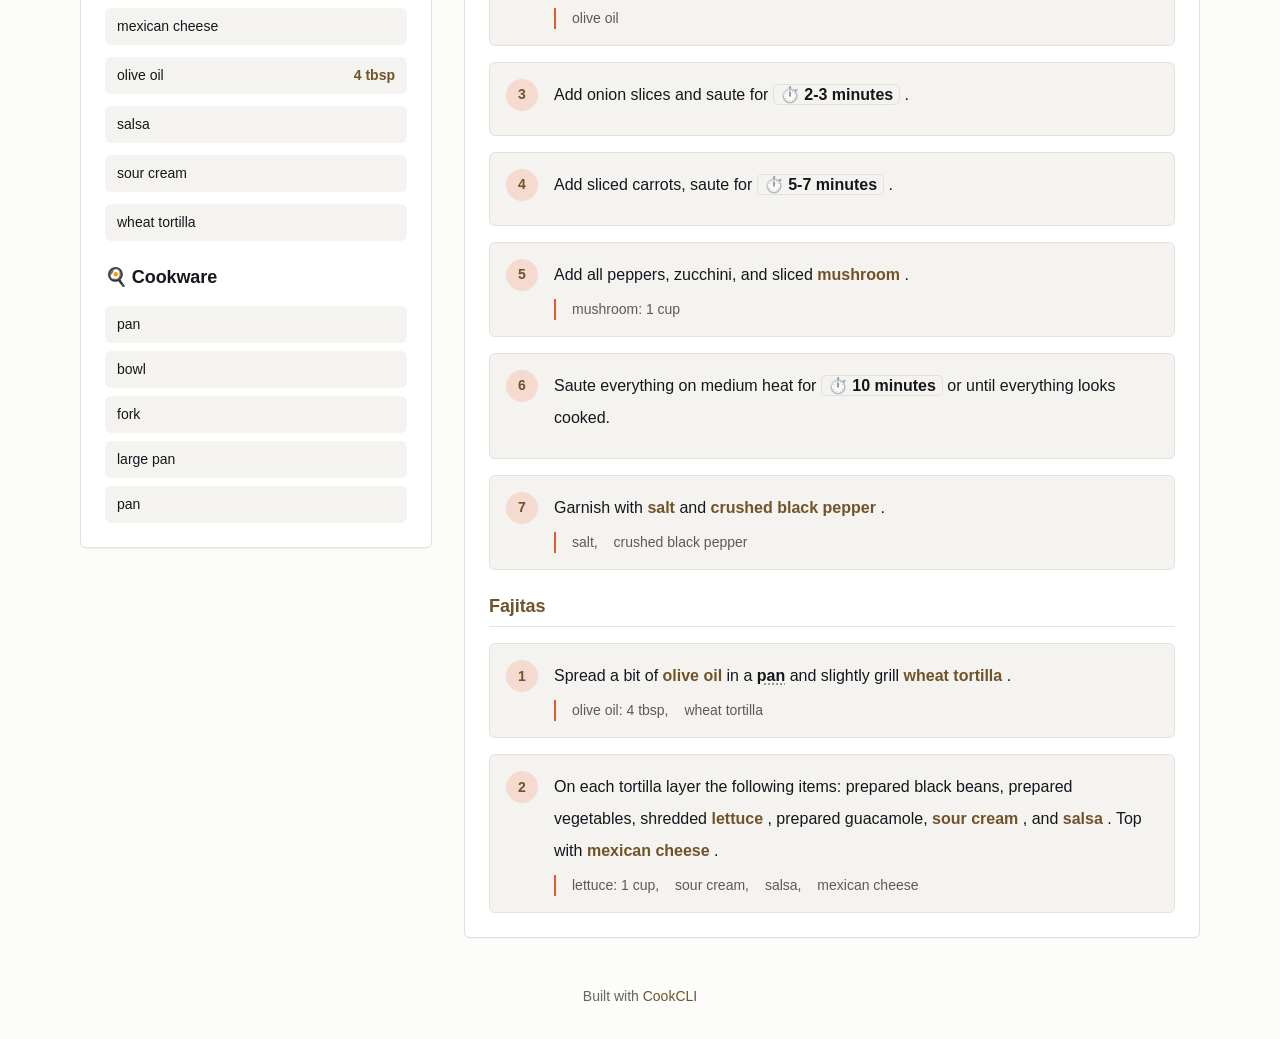
<file: recipe/Fajitas.html>
<!DOCTYPE html>
<html lang="en-US" class="">
<head>
    <meta charset="UTF-8">
    <meta name="viewport" content="width=device-width, initial-scale=1.0">
    <title>Fajitas - Cook</title>
    <link rel="icon" type="image/x-icon" href="../static/favicon.ico">
    <link rel="icon" type="image/png" sizes="32x32" href="../static/favicon-32x32.png">
    <link rel="icon" type="image/png" sizes="16x16" href="../static/favicon-16x16.png">
    <link rel="apple-touch-icon" sizes="180x180" href="../static/apple-touch-icon.png">
    <link rel="manifest" href="../static/site.webmanifest">
    <link href="../static/css/output.css" rel="stylesheet">
    <script>
        // Check for saved theme preference, or check for prefers-color-scheme, or default to light
        const theme = localStorage.getItem('theme')
            || (window.matchMedia('(prefers-color-scheme: dark)').matches ? 'dark' : 'light');
        document.documentElement.classList.toggle('dark', theme === 'dark');
    </script>
    <style>
        .viewport {
            width: 100%;
            max-width: 72rem;
            margin: 2rem auto;
            padding: 0 1rem;
        }

        /* Search result keyboard selection. --surface-sunk alone is barely
           visible against --surface in dark mode, so the accent bar carries
           the signal. */
        #search-results a.search-selected {
            background: var(--accent-soft);
            box-shadow: inset 3px 0 0 var(--accent);
        }

        @media print {
            /* Token values are reset to light in input.css; this resets the
               browser's own defaults so unstyled text is dark too. */
            html.dark, html {
                color-scheme: light !important;
            }

            * {
                print-color-adjust: exact;
                -webkit-print-color-adjust: exact;
            }

            body {
                background: white !important;
                margin: 0;
                padding: 0;
            }

            .viewport {
                max-width: 100%;
                margin: 0;
                padding: 0;
            }

            /* Hide navigation and non-essential elements */
            nav, #search-container, #search-input, #search-results, .print\:hidden, .breadcrumb {
                display: none !important;
            }

            /* Hide all navigation links */
            a[href="../"] {
                display: none !important;
            }

            /* Recipe layout for print: one column */
            .grid {
                display: block !important;
            }

            .md\:col-span-1, .md\:col-span-2 {
                page-break-inside: avoid;
                width: 100% !important;
            }

            /* Square corners on paper */
            .card, .step-box, .ingredient-row, .recipe-note, .rounded-xl {
                border-radius: 0 !important;
            }

            /* Step numbers */
            .step-number {
                background: #000 !important;
                color: #fff !important;
            }

            /* Images */
            img {
                max-height: 300px !important;
                max-width: 100% !important;
                height: auto !important;
                object-fit: contain !important;
                page-break-inside: avoid;
                page-break-after: avoid;
            }

            /* Recipe sections on same page if possible */
            h2, h3 {
                page-break-after: avoid;
            }

            ol, ul {
                page-break-inside: avoid;
            }

            /* Compact spacing */
            .mb-8, .mb-6, .mb-4 {
                margin-bottom: 0.5rem !important;
            }

            .p-6 {
                padding: 0.5rem !important;
            }

            /* Recipe header */
            h1 {
                color: #000 !important;
                font-size: 1.5rem !important;
                margin-bottom: 0 !important;
            }

            /* Shopping list print styles */
            .lg\:w-2\/5, .xl\:w-1\/3 {
                display: none !important;
            }

            #shopping-list-results {
                font-size: 11pt !important;
                line-height: 1.2 !important;
            }

            #shopping-list-results input[type="checkbox"] {
                display: none !important;
            }

            #shopping-list-results li .flex-1 {
                width: auto !important;
                flex: 1 1 0% !important;
            }

            #shopping-list-results label {
                cursor: default !important;
            }

            #shopping-list-results h2 {
                font-size: 11pt !important;
                color: #000 !important;
                margin-bottom: 0 !important;
            }

            #shopping-list-results .space-y-2 > * + *,
            #shopping-list-results ul > * + * {
                margin-top: 0 !important;
            }

            #shopping-list-results li {
                padding: 0 !important;
                line-height: 1.3 !important;
                border-bottom: 1px dotted #ccc;
            }

            #shopping-list-results .card {
                margin-bottom: 0.15rem !important;
                padding: 0 !important;
                border: none !important;
            }

            /* Menu print styles */
            #menu-content {
                font-size: 10pt !important;
                line-height: 1.4 !important;
            }

            #menu-content h1 {
                font-size: 14pt !important;
                margin-bottom: 0.25rem !important;
                color: #000 !important;
            }

            #menu-content .space-y-6 > * + * {
                margin-top: 0.3rem !important;
            }

            #menu-content .menu-section {
                border: 1px solid #ccc !important;
                border-radius: 0 !important;
                page-break-inside: avoid;
            }

            #menu-content .menu-section-header {
                background: #eee !important;
                color: #000 !important;
                padding: 0.15rem 0.5rem !important;
            }

            #menu-content .menu-section-header h2 {
                font-size: 11pt !important;
                color: #000 !important;
            }

            #menu-content .menu-section-body {
                padding: 0.25rem 0.5rem !important;
            }

            #menu-content .menu-section-body .space-y-2 > * + *,
            #menu-content .menu-section-body > * + * {
                margin-top: 0.05rem !important;
            }

            #menu-content .menu-section-body h3 {
                font-size: 10pt !important;
                margin-top: 0.2rem !important;
                margin-bottom: 0 !important;
            }

            #menu-content .menu-section-body .pl-6 {
                padding-left: 1rem !important;
            }

            /* Preserve word spacing in flex lines */
            #menu-content .menu-section-body .flex {
                gap: 0.25em !important;
            }

            #menu-content .ingredient-badge {
                font-weight: bold !important;
                color: #000 !important;
            }

            #menu-content a {
                color: #000 !important;
                text-decoration: none !important;
            }
        }
    </style>
</head>
<body class="bg-bg text-text">
    <div class="viewport">
        <nav class="nav-card relative">
            <div class="px-3 lg:px-6 py-4 relative">
                <div class="flex items-center justify-between flex-wrap gap-y-3">
                    <a href="../index.html" class="order-1 hidden md:flex items-center space-x-2">
                        <img src="../static/android-chrome-192x192.png" alt="Cook" class="brand-mark h-8 w-8 rounded-md" width="32" height="32">
                    </a>

                    <div class="relative z-50 order-2 flex-1 md:ml-2 md:mr-4" id="search-container">
                        <div class="absolute inset-y-0 left-0 pl-3 flex items-center pointer-events-none">
                            <svg class="h-5 w-5 text-faint" fill="none" stroke="currentColor" viewBox="0 0 24 24">
                                <path stroke-linecap="round" stroke-linejoin="round" stroke-width="2" d="M21 21l-6-6m2-5a7 7 0 11-14 0 7 7 0 0114 0z"></path>
                            </svg>
                        </div>
                        <input type="text"
                               id="search-input"
                               placeholder="Search recipes..."
                               class="search-input">
                        <div id="search-results"
                             class="absolute top-full mt-2 w-full card shadow-[var(--shadow-overlay)] hidden max-h-96 overflow-y-auto"
                             style="z-index: 9999;">
                        </div>
                    </div>

                    <div class="order-3 w-full md:w-auto flex items-center gap-1 lg:gap-2">
                        
                        <div class="hidden md:flex items-center gap-1 mr-2 lg:mr-4">
                            <a href="../index.html"
                               class="nav-pill active">
                                Recipes
                            </a>
                            
                            
                        </div>
                        
                        <!-- Inline buttons on md+ screens -->
                        
                        <button onclick="showShortcutsHelp()" class="icon-btn hidden md:inline-flex ml-2 print:hidden" aria-label="Keyboard shortcuts" title="Keyboard shortcuts (?)">
                            <svg fill="none" stroke="currentColor" viewBox="0 0 24 24">
                                <path stroke-linecap="round" stroke-linejoin="round" stroke-width="2" d="M8.228 9c.549-1.165 2.03-2 3.772-2 2.21 0 4 1.343 4 3 0 1.4-1.278 2.575-3.006 2.907-.542.104-.994.54-.994 1.093m0 3h.01M21 12a9 9 0 11-18 0 9 9 0 0118 0z"></path>
                            </svg>
                        </button>
                        <button onclick="toggleTheme()" class="icon-btn hidden md:inline-flex ml-2 print:hidden" aria-label="Toggle theme">
                            <svg class="hidden dark:block" fill="currentColor" viewBox="0 0 20 20">
                                <path fill-rule="evenodd" d="M10 2a1 1 0 011 1v1a1 1 0 11-2 0V3a1 1 0 011-1zm4 8a4 4 0 11-8 0 4 4 0 018 0zm-.464 4.95l.707.707a1 1 0 001.414-1.414l-.707-.707a1 1 0 00-1.414 1.414zm2.12-10.607a1 1 0 010 1.414l-.706.707a1 1 0 11-1.414-1.414l.707-.707a1 1 0 011.414 0zM17 11a1 1 0 100-2h-1a1 1 0 100 2h1zm-7 4a1 1 0 011 1v1a1 1 0 11-2 0v-1a1 1 0 011-1zM5.05 6.464A1 1 0 106.465 5.05l-.708-.707a1 1 0 00-1.414 1.414l.707.707zm1.414 8.486l-.707.707a1 1 0 01-1.414-1.414l.707-.707a1 1 0 011.414 1.414zM4 11a1 1 0 100-2H3a1 1 0 000 2h1z" clip-rule="evenodd"></path>
                            </svg>
                            <svg class="block dark:hidden" fill="currentColor" viewBox="0 0 20 20">
                                <path d="M17.293 13.293A8 8 0 016.707 2.707a8.001 8.001 0 1010.586 10.586z"></path>
                            </svg>
                        </button>
                        <!-- Overflow menu for small screens -->
                        <div class="relative md:hidden ml-auto" id="more-menu-container">
                            <button onclick="document.getElementById('more-dropdown').classList.toggle('hidden')" class="icon-btn" aria-label="More options">
                                <svg fill="none" stroke="currentColor" viewBox="0 0 24 24">
                                    <path stroke-linecap="round" stroke-linejoin="round" stroke-width="2" d="M12 5v.01M12 12v.01M12 19v.01M12 6a1 1 0 110-2 1 1 0 010 2zm0 7a1 1 0 110-2 1 1 0 010 2zm0 7a1 1 0 110-2 1 1 0 010 2z"></path>
                                </svg>
                            </button>
                            <div id="more-dropdown" class="hidden absolute right-0 mt-2 w-56 card shadow-[var(--shadow-overlay)] z-50 py-1">
                                
                                <a href="../index.html" class="menu-item active">
                                    <span>🍳</span> <span>Recipes</span>
                                </a>
                                
                                
                                <div class="border-t border-line my-1"></div>
                                
                                
                                <button onclick="showShortcutsHelp(); document.getElementById('more-dropdown').classList.add('hidden');" class="menu-item">
                                    <svg class="w-4 h-4" fill="none" stroke="currentColor" viewBox="0 0 24 24"><path stroke-linecap="round" stroke-linejoin="round" stroke-width="2" d="M8.228 9c.549-1.165 2.03-2 3.772-2 2.21 0 4 1.343 4 3 0 1.4-1.278 2.575-3.006 2.907-.542.104-.994.54-.994 1.093m0 3h.01M21 12a9 9 0 11-18 0 9 9 0 0118 0z"></path></svg>
                                    <span>Keyboard Shortcuts</span>
                                </button>
                                <button onclick="toggleTheme(); document.getElementById('more-dropdown').classList.add('hidden');" class="menu-item">
                                    <svg class="w-4 h-4 hidden dark:block" fill="currentColor" viewBox="0 0 20 20"><path fill-rule="evenodd" d="M10 2a1 1 0 011 1v1a1 1 0 11-2 0V3a1 1 0 011-1zm4 8a4 4 0 11-8 0 4 4 0 018 0zm-.464 4.95l.707.707a1 1 0 001.414-1.414l-.707-.707a1 1 0 00-1.414 1.414zm2.12-10.607a1 1 0 010 1.414l-.706.707a1 1 0 11-1.414-1.414l.707-.707a1 1 0 011.414 0zM17 11a1 1 0 100-2h-1a1 1 0 100 2h1zm-7 4a1 1 0 011 1v1a1 1 0 11-2 0v-1a1 1 0 011-1zM5.05 6.464A1 1 0 106.465 5.05l-.708-.707a1 1 0 00-1.414 1.414l.707.707zm1.414 8.486l-.707.707a1 1 0 01-1.414-1.414l.707-.707a1 1 0 011.414 1.414zM4 11a1 1 0 100-2H3a1 1 0 000 2h1z" clip-rule="evenodd"></path></svg>
                                    <svg class="w-4 h-4 block dark:hidden" fill="currentColor" viewBox="0 0 20 20"><path d="M17.293 13.293A8 8 0 016.707 2.707a8.001 8.001 0 1010.586 10.586z"></path></svg>
                                    <span>Toggle Theme</span>
                                </button>
                            </div>
                        </div>
                    </div>
                </div>
            </div>
        </nav>

        <main>
            
<script type="application/ld+json">{"@context":"https://schema.org","@type":"Recipe","name":"Fajitas","recipeIngredient":["1 avocado","1 can black beans","1 carrot","1/4 tsp chilli powder","1 cilantro","crushed black pepper","1 green pepper","2 jalapeno","1 tsp lemon juice","1 cup lettuce","mexican cheese","1 cup mushroom","6 tbsp olive oil","1, 3 slices, 3 tbsp onion","1 red pepper","salsa","1/4 tsp salt","sour cream","1 tsp taco seasoning","1 tomato","wheat tortilla","1 yellow pepper","1 zucchini"],"recipeInstructions":[{"@type":"HowToStep","text":"Heat olive oil in a pan."},{"@type":"HowToStep","text":"Add chopped onion and saute for 3-4 minutes."},{"@type":"HowToStep","text":"Rinse and drain black beans."},{"@type":"HowToStep","text":"When onions turn golden brown, add the black beans."},{"@type":"HowToStep","text":"Add taco seasoning and mix well."},{"@type":"HowToStep","text":"Saute for 3-4 minutes more."},{"@type":"HowToStep","text":"Mash avocado in a bowl using a fork."},{"@type":"HowToStep","text":"Add chopped onion, diced tomato, chopped cilantro, salt, lemon juice, and chilli powder. Mix well."},{"@type":"HowToStep","text":"Thinly slice all vegetables: red pepper, green pepper, yellow pepper, zucchini, jalapeno, carrot, and onion."},{"@type":"HowToStep","text":"Heat up olive oil in a large pan."},{"@type":"HowToStep","text":"Add onion slices and saute for 2-3 minutes."},{"@type":"HowToStep","text":"Add sliced carrots, saute for 5-7 minutes."},{"@type":"HowToStep","text":"Add all peppers, zucchini, and sliced mushroom."},{"@type":"HowToStep","text":"Saute everything on medium heat for 10 minutes or until everything looks cooked."},{"@type":"HowToStep","text":"Garnish with salt and crushed black pepper."},{"@type":"HowToStep","text":"Spread a bit of olive oil in a pan and slightly grill wheat tortilla."},{"@type":"HowToStep","text":"On each tortilla layer the following items: prepared black beans, prepared vegetables, shredded lettuce, prepared guacamole, sour cream, and salsa. Top with mexican cheese."}]}</script>
<div>
    <nav class="mb-4 breadcrumb print:hidden">
        <ol class="flex items-center space-x-2 text-sm text-muted">
            <li><a href="../index.html" class="hover:text-text">Recipes</a></li>
            
            <li class="flex items-center">
                <span class="mx-2 text-faint">/</span>
                
                    <span class="text-text">Fajitas</span>
                
            </li>
            
        </ol>
    </nav>

    <div class="mb-8">
        <!-- Recipe image if available -->
        
        

        <!-- Title bar with scale and shopping list button -->
        <div class="flex flex-col md:flex-row md:items-center md:justify-between gap-4 mb-6 print:flex-row print:items-center">
            <h1 class="text-display font-bold text-text print:text-2xl">
                Fajitas
            </h1>
            
            <div class="flex flex-wrap items-center gap-2 lg:gap-3 print:hidden">
                
                <button id="start-cooking-btn" onclick="startCookingMode()" class="btn btn-primary" title="Start Cooking">
                    <svg fill="none" stroke="currentColor" viewBox="0 0 24 24">
                        <path stroke-linecap="round" stroke-linejoin="round" stroke-width="2" d="M14.752 11.168l-3.197-2.132A1 1 0 0010 9.87v4.263a1 1 0 001.555.832l3.197-2.132a1 1 0 000-1.664z"></path>
                        <path stroke-linecap="round" stroke-linejoin="round" stroke-width="2" d="M21 12a9 9 0 11-18 0 9 9 0 0118 0z"></path>
                    </svg>
                    <span class="hidden lg:inline">Cook</span>
                </button>
                
                <a href="../recipe/Fajitas.cook" download class="btn" title="Download .cook source">
                    <svg fill="none" stroke="currentColor" viewBox="0 0 24 24">
                        <path stroke-linecap="round" stroke-linejoin="round" stroke-width="2" d="M4 16v2a2 2 0 002 2h12a2 2 0 002-2v-2M7 10l5 5 5-5M12 15V3"></path>
                    </svg>
                    <span class="hidden lg:inline">.cook</span>
                </a>
                
            </div>
        </div>

        <!-- Recipe info section -->
        <div class="space-y-4">
            <!-- Tags row -->
            

            

            <!-- Description if present -->
            
            

            <!-- Metadata row -->
            <div id="metadata-container" class="flex flex-wrap gap-3">
                
                

                
                

                
                

                
                

                
                

                
                

                
                

                
                

                
                

                
                

                
                

                <!-- Custom metadata -->
                
            </div>

            
        </div>
    </div>

    <div id="recipe-body" class="grid md:grid-cols-3 gap-8 mb-8">
        <div class="md:col-span-1">
            <div class="card p-6">
                <h2 class="text-title font-bold mb-4 text-accent-text">🥘 Ingredients</h2>
                
                <!-- Display ingredients grouped by section -->
                
                
                
                <h3 class="text-title font-semibold mt-4 mb-2 text-accent-text">Black Beans</h3>
                
                <ul class="ingredient-list space-y-3 mb-4">
                    
                    <li class="ingredient-row">
                        <div class="flex-1 flex items-center">
                            
                            <span class="font-medium">black beans</span>
                            
                            
                            
                        </div>
                        <span class="row-value ml-2">
                            1 can
                            
                        </span>
                    </li>
                    
                    <li class="ingredient-row">
                        <div class="flex-1 flex items-center">
                            
                            <span class="font-medium">olive oil</span>
                            
                            
                            
                        </div>
                        <span class="row-value ml-2">
                            2 tbsp
                            
                        </span>
                    </li>
                    
                    <li class="ingredient-row">
                        <div class="flex-1 flex items-center">
                            
                            <span class="font-medium">onion</span>
                            
                            
                            
                        </div>
                        <span class="row-value ml-2">
                            3 tbsp
                            
                        </span>
                    </li>
                    
                    <li class="ingredient-row">
                        <div class="flex-1 flex items-center">
                            
                            <span class="font-medium">taco seasoning</span>
                            
                            
                            
                        </div>
                        <span class="row-value ml-2">
                            1 tsp
                            
                        </span>
                    </li>
                    
                </ul>
                
                
                
                
                <h3 class="text-title font-semibold mt-4 mb-2 text-accent-text">Avocado Dip (Guacamole)</h3>
                
                <ul class="ingredient-list space-y-3 mb-4">
                    
                    <li class="ingredient-row">
                        <div class="flex-1 flex items-center">
                            
                            <span class="font-medium">avocado</span>
                            
                            
                            
                        </div>
                        <span class="row-value ml-2">
                            1
                            
                        </span>
                    </li>
                    
                    <li class="ingredient-row">
                        <div class="flex-1 flex items-center">
                            
                            <span class="font-medium">chilli powder</span>
                            
                            
                            
                        </div>
                        <span class="row-value ml-2">
                            1/4 tsp
                            
                        </span>
                    </li>
                    
                    <li class="ingredient-row">
                        <div class="flex-1 flex items-center">
                            
                            <span class="font-medium">cilantro</span>
                            
                            
                            
                        </div>
                        <span class="row-value ml-2">
                            1
                            
                        </span>
                    </li>
                    
                    <li class="ingredient-row">
                        <div class="flex-1 flex items-center">
                            
                            <span class="font-medium">lemon juice</span>
                            
                            
                            
                        </div>
                        <span class="row-value ml-2">
                            1 tsp
                            
                        </span>
                    </li>
                    
                    <li class="ingredient-row">
                        <div class="flex-1 flex items-center">
                            
                            <span class="font-medium">onion</span>
                            
                            
                            
                        </div>
                        <span class="row-value ml-2">
                            3 slices
                            
                        </span>
                    </li>
                    
                    <li class="ingredient-row">
                        <div class="flex-1 flex items-center">
                            
                            <span class="font-medium">salt</span>
                            
                            
                            
                        </div>
                        <span class="row-value ml-2">
                            1/4 tsp
                            
                        </span>
                    </li>
                    
                    <li class="ingredient-row">
                        <div class="flex-1 flex items-center">
                            
                            <span class="font-medium">tomato</span>
                            
                            
                            
                        </div>
                        <span class="row-value ml-2">
                            1
                            
                        </span>
                    </li>
                    
                </ul>
                
                
                
                
                <h3 class="text-title font-semibold mt-4 mb-2 text-accent-text">Vegetables</h3>
                
                <ul class="ingredient-list space-y-3 mb-4">
                    
                    <li class="ingredient-row">
                        <div class="flex-1 flex items-center">
                            
                            <span class="font-medium">carrot</span>
                            
                            
                            
                        </div>
                        <span class="row-value ml-2">
                            1
                            
                        </span>
                    </li>
                    
                    <li class="ingredient-row">
                        <div class="flex-1 flex items-center">
                            
                            <span class="font-medium">crushed black pepper</span>
                            
                            
                            
                        </div>
                        <span class="row-value ml-2">
                            
                            
                        </span>
                    </li>
                    
                    <li class="ingredient-row">
                        <div class="flex-1 flex items-center">
                            
                            <span class="font-medium">green pepper</span>
                            
                            
                            
                        </div>
                        <span class="row-value ml-2">
                            1
                            
                        </span>
                    </li>
                    
                    <li class="ingredient-row">
                        <div class="flex-1 flex items-center">
                            
                            <span class="font-medium">jalapeno</span>
                            
                            
                            
                        </div>
                        <span class="row-value ml-2">
                            2
                            
                        </span>
                    </li>
                    
                    <li class="ingredient-row">
                        <div class="flex-1 flex items-center">
                            
                            <span class="font-medium">mushroom</span>
                            
                            
                            
                        </div>
                        <span class="row-value ml-2">
                            1 cup
                            
                        </span>
                    </li>
                    
                    <li class="ingredient-row">
                        <div class="flex-1 flex items-center">
                            
                            <span class="font-medium">olive oil</span>
                            
                            
                            
                        </div>
                        <span class="row-value ml-2">
                            
                            
                        </span>
                    </li>
                    
                    <li class="ingredient-row">
                        <div class="flex-1 flex items-center">
                            
                            <span class="font-medium">onion</span>
                            
                            
                            
                        </div>
                        <span class="row-value ml-2">
                            1
                            
                        </span>
                    </li>
                    
                    <li class="ingredient-row">
                        <div class="flex-1 flex items-center">
                            
                            <span class="font-medium">red pepper</span>
                            
                            
                            
                        </div>
                        <span class="row-value ml-2">
                            1
                            
                        </span>
                    </li>
                    
                    <li class="ingredient-row">
                        <div class="flex-1 flex items-center">
                            
                            <span class="font-medium">salt</span>
                            
                            
                            
                        </div>
                        <span class="row-value ml-2">
                            
                            
                        </span>
                    </li>
                    
                    <li class="ingredient-row">
                        <div class="flex-1 flex items-center">
                            
                            <span class="font-medium">yellow pepper</span>
                            
                            
                            
                        </div>
                        <span class="row-value ml-2">
                            1
                            
                        </span>
                    </li>
                    
                    <li class="ingredient-row">
                        <div class="flex-1 flex items-center">
                            
                            <span class="font-medium">zucchini</span>
                            
                            
                            
                        </div>
                        <span class="row-value ml-2">
                            1
                            
                        </span>
                    </li>
                    
                </ul>
                
                
                
                
                <h3 class="text-title font-semibold mt-4 mb-2 text-accent-text">Fajitas</h3>
                
                <ul class="ingredient-list space-y-3 ">
                    
                    <li class="ingredient-row">
                        <div class="flex-1 flex items-center">
                            
                            <span class="font-medium">lettuce</span>
                            
                            
                            
                        </div>
                        <span class="row-value ml-2">
                            1 cup
                            
                        </span>
                    </li>
                    
                    <li class="ingredient-row">
                        <div class="flex-1 flex items-center">
                            
                            <span class="font-medium">mexican cheese</span>
                            
                            
                            
                        </div>
                        <span class="row-value ml-2">
                            
                            
                        </span>
                    </li>
                    
                    <li class="ingredient-row">
                        <div class="flex-1 flex items-center">
                            
                            <span class="font-medium">olive oil</span>
                            
                            
                            
                        </div>
                        <span class="row-value ml-2">
                            4 tbsp
                            
                        </span>
                    </li>
                    
                    <li class="ingredient-row">
                        <div class="flex-1 flex items-center">
                            
                            <span class="font-medium">salsa</span>
                            
                            
                            
                        </div>
                        <span class="row-value ml-2">
                            
                            
                        </span>
                    </li>
                    
                    <li class="ingredient-row">
                        <div class="flex-1 flex items-center">
                            
                            <span class="font-medium">sour cream</span>
                            
                            
                            
                        </div>
                        <span class="row-value ml-2">
                            
                            
                        </span>
                    </li>
                    
                    <li class="ingredient-row">
                        <div class="flex-1 flex items-center">
                            
                            <span class="font-medium">wheat tortilla</span>
                            
                            
                            
                        </div>
                        <span class="row-value ml-2">
                            
                            
                        </span>
                    </li>
                    
                </ul>
                
                
                

                
                <h2 class="text-title font-bold mt-6 mb-4 text-text">🍳 Cookware</h2>
                <ul class="cookware-list ingredient-list space-y-2">
                    
                    <li class="ingredient-row">
                        <span class="font-medium">pan</span>
                    </li>
                    
                    <li class="ingredient-row">
                        <span class="font-medium">bowl</span>
                    </li>
                    
                    <li class="ingredient-row">
                        <span class="font-medium">fork</span>
                    </li>
                    
                    <li class="ingredient-row">
                        <span class="font-medium">large pan</span>
                    </li>
                    
                    <li class="ingredient-row">
                        <span class="font-medium">pan</span>
                    </li>
                    
                </ul>
                
            </div>
        </div>

        <div class="md:col-span-2">
            <div class="card p-6">
                
                
                <h2 class="text-title font-semibold mt-6 mb-4 text-accent-text border-b border-line pb-2">Black Beans</h2>
                
                <ol class="step-list space-y-4 ">
                    
                    
                    <li class="step-box">
                        <div class="flex flex-col gap-4">
                            
                            
                            <div class="flex gap-4">
                                <div class="step-number">1</div>
                                <div class="flex-1">
                                    <div class="step-body mb-2">
                                        
                                        Heat 
                                        <span class="ingredient-badge">olive oil</span>
                                         in a 
                                        <span class="cookware-badge">pan</span>
                                        .
                                    </div>
                                    
                                    <div class="step-refs">
                                        
                                        <span class="inline-block mr-3">
                                            olive oil: 2 tbsp
                                        </span>
                                        
                                    </div>
                                    
                                </div>
                            </div>
                        </div>
                    </li>
                    
                    
                    
                    <li class="step-box">
                        <div class="flex flex-col gap-4">
                            
                            
                            <div class="flex gap-4">
                                <div class="step-number">2</div>
                                <div class="flex-1">
                                    <div class="step-body mb-2">
                                        
                                        Add chopped 
                                        <span class="ingredient-badge">onion</span>
                                         and saute for 
                                        <span class="timer-badge">⏱️ 3-4 minutes</span>
                                        .
                                    </div>
                                    
                                    <div class="step-refs">
                                        
                                        <span class="inline-block mr-3">
                                            onion: 3 tbsp
                                        </span>
                                        
                                    </div>
                                    
                                </div>
                            </div>
                        </div>
                    </li>
                    
                    
                    
                    <li class="step-box">
                        <div class="flex flex-col gap-4">
                            
                            
                            <div class="flex gap-4">
                                <div class="step-number">3</div>
                                <div class="flex-1">
                                    <div class="step-body mb-2">
                                        
                                        Rinse and drain 
                                        <span class="ingredient-badge">black beans</span>
                                        .
                                    </div>
                                    
                                    <div class="step-refs">
                                        
                                        <span class="inline-block mr-3">
                                            black beans: 1 can
                                        </span>
                                        
                                    </div>
                                    
                                </div>
                            </div>
                        </div>
                    </li>
                    
                    
                    
                    <li class="step-box">
                        <div class="flex flex-col gap-4">
                            
                            
                            <div class="flex gap-4">
                                <div class="step-number">4</div>
                                <div class="flex-1">
                                    <div class="step-body mb-2">
                                        
                                        When onions turn golden brown, add the black beans.
                                    </div>
                                    
                                </div>
                            </div>
                        </div>
                    </li>
                    
                    
                    
                    <li class="step-box">
                        <div class="flex flex-col gap-4">
                            
                            
                            <div class="flex gap-4">
                                <div class="step-number">5</div>
                                <div class="flex-1">
                                    <div class="step-body mb-2">
                                        
                                        Add 
                                        <span class="ingredient-badge">taco seasoning</span>
                                         and mix well.
                                    </div>
                                    
                                    <div class="step-refs">
                                        
                                        <span class="inline-block mr-3">
                                            taco seasoning: 1 tsp
                                        </span>
                                        
                                    </div>
                                    
                                </div>
                            </div>
                        </div>
                    </li>
                    
                    
                    
                    <li class="step-box">
                        <div class="flex flex-col gap-4">
                            
                            
                            <div class="flex gap-4">
                                <div class="step-number">6</div>
                                <div class="flex-1">
                                    <div class="step-body mb-2">
                                        
                                        Saute for 
                                        <span class="timer-badge">⏱️ 3-4 minutes</span>
                                         more.
                                    </div>
                                    
                                </div>
                            </div>
                        </div>
                    </li>
                    
                    
                </ol>
                
                
                <h2 class="text-title font-semibold mt-6 mb-4 text-accent-text border-b border-line pb-2">Avocado Dip (Guacamole)</h2>
                
                <ol class="step-list space-y-4 mt-4">
                    
                    
                    <li class="step-box">
                        <div class="flex flex-col gap-4">
                            
                            
                            <div class="flex gap-4">
                                <div class="step-number">1</div>
                                <div class="flex-1">
                                    <div class="step-body mb-2">
                                        
                                        Mash 
                                        <span class="ingredient-badge">avocado</span>
                                         in a 
                                        <span class="cookware-badge">bowl</span>
                                         using a 
                                        <span class="cookware-badge">fork</span>
                                        .
                                    </div>
                                    
                                    <div class="step-refs">
                                        
                                        <span class="inline-block mr-3">
                                            avocado: 1
                                        </span>
                                        
                                    </div>
                                    
                                </div>
                            </div>
                        </div>
                    </li>
                    
                    
                    
                    <li class="step-box">
                        <div class="flex flex-col gap-4">
                            
                            
                            <div class="flex gap-4">
                                <div class="step-number">2</div>
                                <div class="flex-1">
                                    <div class="step-body mb-2">
                                        
                                        Add chopped 
                                        <span class="ingredient-badge">onion</span>
                                        , diced 
                                        <span class="ingredient-badge">tomato</span>
                                        , chopped 
                                        <span class="ingredient-badge">cilantro</span>
                                        , 
                                        <span class="ingredient-badge">salt</span>
                                        , 
                                        <span class="ingredient-badge">lemon juice</span>
                                        , and 
                                        <span class="ingredient-badge">chilli powder</span>
                                        . Mix well.
                                    </div>
                                    
                                    <div class="step-refs">
                                        
                                        <span class="inline-block mr-3">
                                            onion: 3 slices,
                                        </span>
                                        
                                        <span class="inline-block mr-3">
                                            tomato: 1,
                                        </span>
                                        
                                        <span class="inline-block mr-3">
                                            cilantro: 1,
                                        </span>
                                        
                                        <span class="inline-block mr-3">
                                            salt: 1/4 tsp,
                                        </span>
                                        
                                        <span class="inline-block mr-3">
                                            lemon juice: 1 tsp,
                                        </span>
                                        
                                        <span class="inline-block mr-3">
                                            chilli powder: 1/4 tsp
                                        </span>
                                        
                                    </div>
                                    
                                </div>
                            </div>
                        </div>
                    </li>
                    
                    
                </ol>
                
                
                <h2 class="text-title font-semibold mt-6 mb-4 text-accent-text border-b border-line pb-2">Vegetables</h2>
                
                <ol class="step-list space-y-4 mt-4">
                    
                    
                    <li class="step-box">
                        <div class="flex flex-col gap-4">
                            
                            
                            <div class="flex gap-4">
                                <div class="step-number">1</div>
                                <div class="flex-1">
                                    <div class="step-body mb-2">
                                        
                                        Thinly slice all vegetables: 
                                        <span class="ingredient-badge">red pepper</span>
                                        , 
                                        <span class="ingredient-badge">green pepper</span>
                                        , 
                                        <span class="ingredient-badge">yellow pepper</span>
                                        , 
                                        <span class="ingredient-badge">zucchini</span>
                                        , 
                                        <span class="ingredient-badge">jalapeno</span>
                                        , 
                                        <span class="ingredient-badge">carrot</span>
                                        , and 
                                        <span class="ingredient-badge">onion</span>
                                        .
                                    </div>
                                    
                                    <div class="step-refs">
                                        
                                        <span class="inline-block mr-3">
                                            red pepper: 1,
                                        </span>
                                        
                                        <span class="inline-block mr-3">
                                            green pepper: 1,
                                        </span>
                                        
                                        <span class="inline-block mr-3">
                                            yellow pepper: 1,
                                        </span>
                                        
                                        <span class="inline-block mr-3">
                                            zucchini: 1,
                                        </span>
                                        
                                        <span class="inline-block mr-3">
                                            jalapeno: 2,
                                        </span>
                                        
                                        <span class="inline-block mr-3">
                                            carrot: 1,
                                        </span>
                                        
                                        <span class="inline-block mr-3">
                                            onion: 1
                                        </span>
                                        
                                    </div>
                                    
                                </div>
                            </div>
                        </div>
                    </li>
                    
                    
                    
                    <li class="step-box">
                        <div class="flex flex-col gap-4">
                            
                            
                            <div class="flex gap-4">
                                <div class="step-number">2</div>
                                <div class="flex-1">
                                    <div class="step-body mb-2">
                                        
                                        Heat up 
                                        <span class="ingredient-badge">olive oil</span>
                                         in a 
                                        <span class="cookware-badge">large pan</span>
                                        .
                                    </div>
                                    
                                    <div class="step-refs">
                                        
                                        <span class="inline-block mr-3">
                                            olive oil
                                        </span>
                                        
                                    </div>
                                    
                                </div>
                            </div>
                        </div>
                    </li>
                    
                    
                    
                    <li class="step-box">
                        <div class="flex flex-col gap-4">
                            
                            
                            <div class="flex gap-4">
                                <div class="step-number">3</div>
                                <div class="flex-1">
                                    <div class="step-body mb-2">
                                        
                                        Add onion slices and saute for 
                                        <span class="timer-badge">⏱️ 2-3 minutes</span>
                                        .
                                    </div>
                                    
                                </div>
                            </div>
                        </div>
                    </li>
                    
                    
                    
                    <li class="step-box">
                        <div class="flex flex-col gap-4">
                            
                            
                            <div class="flex gap-4">
                                <div class="step-number">4</div>
                                <div class="flex-1">
                                    <div class="step-body mb-2">
                                        
                                        Add sliced carrots, saute for 
                                        <span class="timer-badge">⏱️ 5-7 minutes</span>
                                        .
                                    </div>
                                    
                                </div>
                            </div>
                        </div>
                    </li>
                    
                    
                    
                    <li class="step-box">
                        <div class="flex flex-col gap-4">
                            
                            
                            <div class="flex gap-4">
                                <div class="step-number">5</div>
                                <div class="flex-1">
                                    <div class="step-body mb-2">
                                        
                                        Add all peppers, zucchini, and sliced 
                                        <span class="ingredient-badge">mushroom</span>
                                        .
                                    </div>
                                    
                                    <div class="step-refs">
                                        
                                        <span class="inline-block mr-3">
                                            mushroom: 1 cup
                                        </span>
                                        
                                    </div>
                                    
                                </div>
                            </div>
                        </div>
                    </li>
                    
                    
                    
                    <li class="step-box">
                        <div class="flex flex-col gap-4">
                            
                            
                            <div class="flex gap-4">
                                <div class="step-number">6</div>
                                <div class="flex-1">
                                    <div class="step-body mb-2">
                                        
                                        Saute everything on medium heat for 
                                        <span class="timer-badge">⏱️ 10 minutes</span>
                                         or until everything looks cooked.
                                    </div>
                                    
                                </div>
                            </div>
                        </div>
                    </li>
                    
                    
                    
                    <li class="step-box">
                        <div class="flex flex-col gap-4">
                            
                            
                            <div class="flex gap-4">
                                <div class="step-number">7</div>
                                <div class="flex-1">
                                    <div class="step-body mb-2">
                                        
                                        Garnish with 
                                        <span class="ingredient-badge">salt</span>
                                         and 
                                        <span class="ingredient-badge">crushed black pepper</span>
                                        .
                                    </div>
                                    
                                    <div class="step-refs">
                                        
                                        <span class="inline-block mr-3">
                                            salt,
                                        </span>
                                        
                                        <span class="inline-block mr-3">
                                            crushed black pepper
                                        </span>
                                        
                                    </div>
                                    
                                </div>
                            </div>
                        </div>
                    </li>
                    
                    
                </ol>
                
                
                <h2 class="text-title font-semibold mt-6 mb-4 text-accent-text border-b border-line pb-2">Fajitas</h2>
                
                <ol class="step-list space-y-4 mt-4">
                    
                    
                    <li class="step-box">
                        <div class="flex flex-col gap-4">
                            
                            
                            <div class="flex gap-4">
                                <div class="step-number">1</div>
                                <div class="flex-1">
                                    <div class="step-body mb-2">
                                        
                                        Spread a bit of 
                                        <span class="ingredient-badge">olive oil</span>
                                         in a 
                                        <span class="cookware-badge">pan</span>
                                         and slightly grill 
                                        <span class="ingredient-badge">wheat tortilla</span>
                                        .
                                    </div>
                                    
                                    <div class="step-refs">
                                        
                                        <span class="inline-block mr-3">
                                            olive oil: 4 tbsp,
                                        </span>
                                        
                                        <span class="inline-block mr-3">
                                            wheat tortilla
                                        </span>
                                        
                                    </div>
                                    
                                </div>
                            </div>
                        </div>
                    </li>
                    
                    
                    
                    <li class="step-box">
                        <div class="flex flex-col gap-4">
                            
                            
                            <div class="flex gap-4">
                                <div class="step-number">2</div>
                                <div class="flex-1">
                                    <div class="step-body mb-2">
                                        
                                        On each tortilla layer the following items: prepared black beans, prepared vegetables, shredded 
                                        <span class="ingredient-badge">lettuce</span>
                                        , prepared guacamole, 
                                        <span class="ingredient-badge">sour cream</span>
                                        , and 
                                        <span class="ingredient-badge">salsa</span>
                                        . Top with 
                                        <span class="ingredient-badge">mexican cheese</span>
                                        .
                                    </div>
                                    
                                    <div class="step-refs">
                                        
                                        <span class="inline-block mr-3">
                                            lettuce: 1 cup,
                                        </span>
                                        
                                        <span class="inline-block mr-3">
                                            sour cream,
                                        </span>
                                        
                                        <span class="inline-block mr-3">
                                            salsa,
                                        </span>
                                        
                                        <span class="inline-block mr-3">
                                            mexican cheese
                                        </span>
                                        
                                    </div>
                                    
                                </div>
                            </div>
                        </div>
                    </li>
                    
                    
                </ol>
                
            </div>
        </div>
    </div>
</div>

<script id="cooking-mode-data" type="application/json">
{"image":null,"name":"Fajitas","scale":1.0,"sections":[{"ingredients":[{"name":"black beans","note":null,"quantity":"1","unit":"can"},{"name":"olive oil","note":null,"quantity":"2","unit":"tbsp"},{"name":"onion","note":null,"quantity":"3","unit":"tbsp"},{"name":"taco seasoning","note":null,"quantity":"1","unit":"tsp"}],"name":"Black Beans","stepOffset":0,"steps":[{"globalNumber":1,"image":null,"ingredients":[{"name":"olive oil","note":null,"quantity":"2","unit":"tbsp"}],"number":1,"type":"step"},{"globalNumber":2,"image":null,"ingredients":[{"name":"onion","note":null,"quantity":"3","unit":"tbsp"}],"number":2,"type":"step"},{"globalNumber":3,"image":null,"ingredients":[{"name":"black beans","note":null,"quantity":"1","unit":"can"}],"number":3,"type":"step"},{"globalNumber":4,"image":null,"ingredients":[],"number":4,"type":"step"},{"globalNumber":5,"image":null,"ingredients":[{"name":"taco seasoning","note":null,"quantity":"1","unit":"tsp"}],"number":5,"type":"step"},{"globalNumber":6,"image":null,"ingredients":[],"number":6,"type":"step"}]},{"ingredients":[{"name":"avocado","note":null,"quantity":"1","unit":null},{"name":"chilli powder","note":null,"quantity":"1/4","unit":"tsp"},{"name":"cilantro","note":null,"quantity":"1","unit":null},{"name":"lemon juice","note":null,"quantity":"1","unit":"tsp"},{"name":"onion","note":null,"quantity":"3","unit":"slices"},{"name":"salt","note":null,"quantity":"1/4","unit":"tsp"},{"name":"tomato","note":null,"quantity":"1","unit":null}],"name":"Avocado Dip (Guacamole)","stepOffset":6,"steps":[{"globalNumber":7,"image":null,"ingredients":[{"name":"avocado","note":null,"quantity":"1","unit":null}],"number":1,"type":"step"},{"globalNumber":8,"image":null,"ingredients":[{"name":"onion","note":null,"quantity":"3","unit":"slices"},{"name":"tomato","note":null,"quantity":"1","unit":null},{"name":"cilantro","note":null,"quantity":"1","unit":null},{"name":"salt","note":null,"quantity":"1/4","unit":"tsp"},{"name":"lemon juice","note":null,"quantity":"1","unit":"tsp"},{"name":"chilli powder","note":null,"quantity":"1/4","unit":"tsp"}],"number":2,"type":"step"}]},{"ingredients":[{"name":"carrot","note":null,"quantity":"1","unit":null},{"name":"crushed black pepper","note":null,"quantity":null,"unit":null},{"name":"green pepper","note":null,"quantity":"1","unit":null},{"name":"jalapeno","note":null,"quantity":"2","unit":null},{"name":"mushroom","note":null,"quantity":"1","unit":"cup"},{"name":"olive oil","note":null,"quantity":null,"unit":null},{"name":"onion","note":null,"quantity":"1","unit":null},{"name":"red pepper","note":null,"quantity":"1","unit":null},{"name":"salt","note":null,"quantity":null,"unit":null},{"name":"yellow pepper","note":null,"quantity":"1","unit":null},{"name":"zucchini","note":null,"quantity":"1","unit":null}],"name":"Vegetables","stepOffset":8,"steps":[{"globalNumber":9,"image":null,"ingredients":[{"name":"red pepper","note":null,"quantity":"1","unit":null},{"name":"green pepper","note":null,"quantity":"1","unit":null},{"name":"yellow pepper","note":null,"quantity":"1","unit":null},{"name":"zucchini","note":null,"quantity":"1","unit":null},{"name":"jalapeno","note":null,"quantity":"2","unit":null},{"name":"carrot","note":null,"quantity":"1","unit":null},{"name":"onion","note":null,"quantity":"1","unit":null}],"number":1,"type":"step"},{"globalNumber":10,"image":null,"ingredients":[{"name":"olive oil","note":null,"quantity":null,"unit":null}],"number":2,"type":"step"},{"globalNumber":11,"image":null,"ingredients":[],"number":3,"type":"step"},{"globalNumber":12,"image":null,"ingredients":[],"number":4,"type":"step"},{"globalNumber":13,"image":null,"ingredients":[{"name":"mushroom","note":null,"quantity":"1","unit":"cup"}],"number":5,"type":"step"},{"globalNumber":14,"image":null,"ingredients":[],"number":6,"type":"step"},{"globalNumber":15,"image":null,"ingredients":[{"name":"salt","note":null,"quantity":null,"unit":null},{"name":"crushed black pepper","note":null,"quantity":null,"unit":null}],"number":7,"type":"step"}]},{"ingredients":[{"name":"lettuce","note":null,"quantity":"1","unit":"cup"},{"name":"mexican cheese","note":null,"quantity":null,"unit":null},{"name":"olive oil","note":null,"quantity":"4","unit":"tbsp"},{"name":"salsa","note":null,"quantity":null,"unit":null},{"name":"sour cream","note":null,"quantity":null,"unit":null},{"name":"wheat tortilla","note":null,"quantity":null,"unit":null}],"name":"Fajitas","stepOffset":15,"steps":[{"globalNumber":16,"image":null,"ingredients":[{"name":"olive oil","note":null,"quantity":"4","unit":"tbsp"},{"name":"wheat tortilla","note":null,"quantity":null,"unit":null}],"number":1,"type":"step"},{"globalNumber":17,"image":null,"ingredients":[{"name":"lettuce","note":null,"quantity":"1","unit":"cup"},{"name":"sour cream","note":null,"quantity":null,"unit":null},{"name":"salsa","note":null,"quantity":null,"unit":null},{"name":"mexican cheese","note":null,"quantity":null,"unit":null}],"number":2,"type":"step"}]}]}
</script>



        </main>

        
        <footer class="mt-12 mb-6 text-center text-sm text-faint print:hidden">
            Built with
            <a href="https://cooklang.org/cli/" class="text-accent-text hover:underline" target="_blank" rel="noopener">CookCLI</a>
            
        </footer>
        
    </div>

    <script>
        // Theme toggle function
        function toggleTheme() {
            const html = document.documentElement;
            const currentTheme = html.classList.contains('dark') ? 'dark' : 'light';
            const newTheme = currentTheme === 'dark' ? 'light' : 'dark';

            html.classList.toggle('dark');
            localStorage.setItem('theme', newTheme);
        }
    </script>

    
    <script>window.__PREFIX__ = "..";</script>
    <script src="../static/js/search.js"></script>
    

    <!-- URL prefix for JavaScript -->
    <script>
        window.__PREFIX__ = "..";
        window.__STATIC_MODE__ = true;
        window.__STRINGS__ = { close: "Close" };
    </script>

    <!-- Keyboard shortcuts -->
    <script src="../static/js/keyboard-shortcuts.js"></script>
    <!-- Expose showShortcutsHelp globally for the help button -->
    <script>
        // showShortcutsHelp is defined in keyboard-shortcuts.js
        // This ensures it's available for the onclick handler
        if (typeof showShortcutsHelp === 'undefined') {
            window.showShortcutsHelp = function() {
                console.warn('Keyboard shortcuts not loaded');
            };
        }
    </script>

    
<link rel="stylesheet" href="../static/css/cooking-mode.css">
<script src="../static/js/cooking-mode.js"></script>

</body>
</html>
</file>
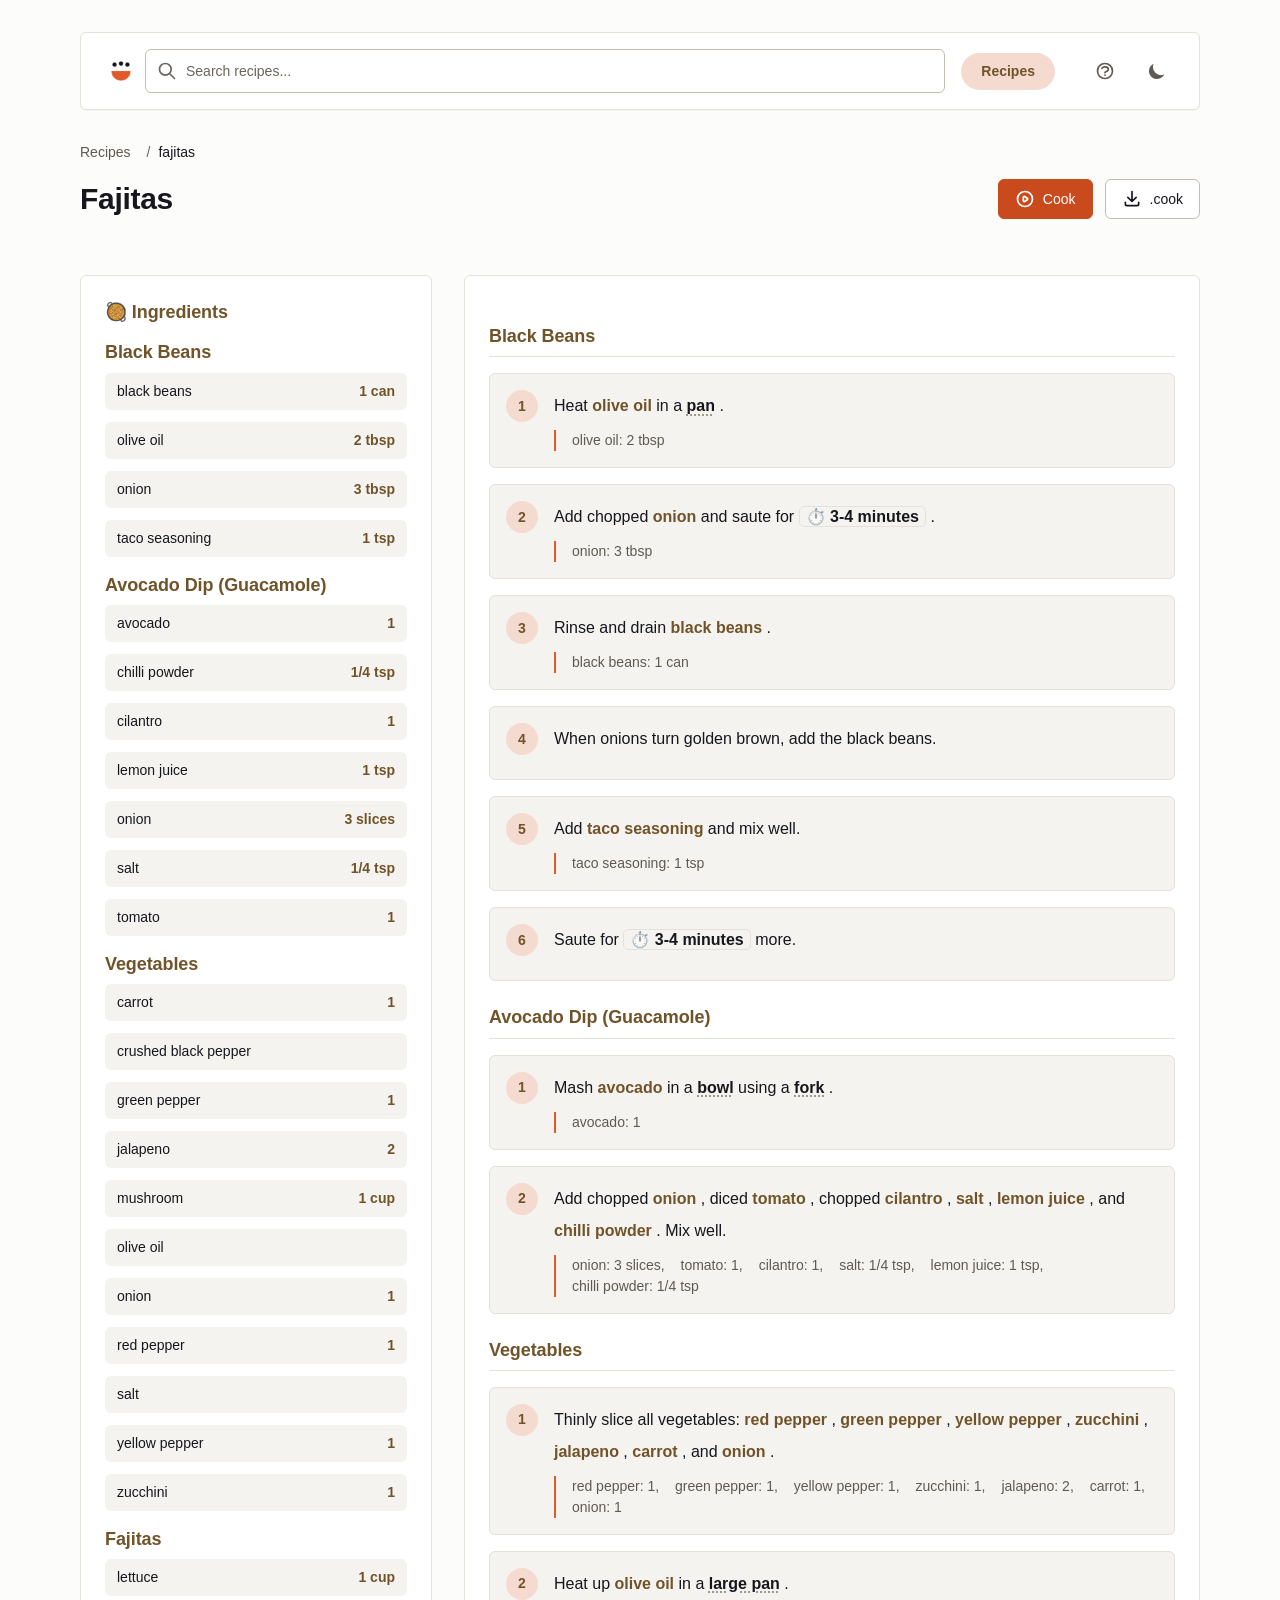
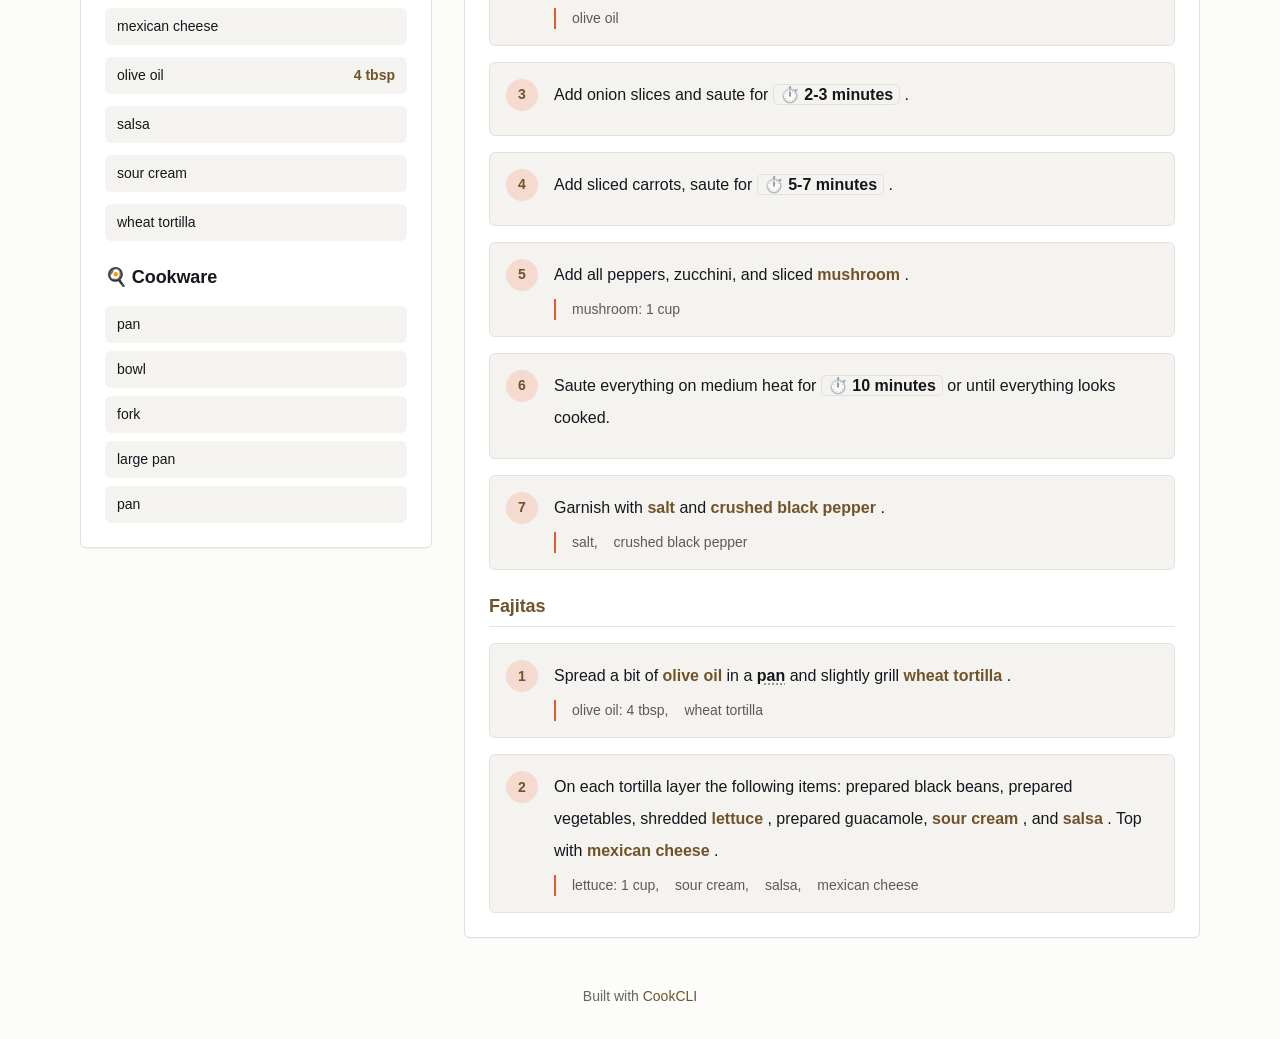
<file: recipe/fajitas.html>
<!DOCTYPE html>
<html lang="en-US" class="">
<head>
    <meta charset="UTF-8">
    <meta name="viewport" content="width=device-width, initial-scale=1.0">
    <title>Fajitas - Cook</title>
    <link rel="icon" type="image/x-icon" href="../static/favicon.ico">
    <link rel="icon" type="image/png" sizes="32x32" href="../static/favicon-32x32.png">
    <link rel="icon" type="image/png" sizes="16x16" href="../static/favicon-16x16.png">
    <link rel="apple-touch-icon" sizes="180x180" href="../static/apple-touch-icon.png">
    <link rel="manifest" href="../static/site.webmanifest">
    <link href="../static/css/output.css" rel="stylesheet">
    <script>
        // Check for saved theme preference, or check for prefers-color-scheme, or default to light
        const theme = localStorage.getItem('theme')
            || (window.matchMedia('(prefers-color-scheme: dark)').matches ? 'dark' : 'light');
        document.documentElement.classList.toggle('dark', theme === 'dark');
    </script>
    <style>
        .viewport {
            width: 100%;
            max-width: 72rem;
            margin: 2rem auto;
            padding: 0 1rem;
        }

        /* Search result keyboard selection. --surface-sunk alone is barely
           visible against --surface in dark mode, so the accent bar carries
           the signal. */
        #search-results a.search-selected {
            background: var(--accent-soft);
            box-shadow: inset 3px 0 0 var(--accent);
        }

        @media print {
            /* Token values are reset to light in input.css; this resets the
               browser's own defaults so unstyled text is dark too. */
            html.dark, html {
                color-scheme: light !important;
            }

            * {
                print-color-adjust: exact;
                -webkit-print-color-adjust: exact;
            }

            body {
                background: white !important;
                margin: 0;
                padding: 0;
            }

            .viewport {
                max-width: 100%;
                margin: 0;
                padding: 0;
            }

            /* Hide navigation and non-essential elements */
            nav, #search-container, #search-input, #search-results, .print\:hidden, .breadcrumb {
                display: none !important;
            }

            /* Hide all navigation links */
            a[href="../"] {
                display: none !important;
            }

            /* Recipe layout for print: one column */
            .grid {
                display: block !important;
            }

            .md\:col-span-1, .md\:col-span-2 {
                page-break-inside: avoid;
                width: 100% !important;
            }

            /* Square corners on paper */
            .card, .step-box, .ingredient-row, .recipe-note, .rounded-xl {
                border-radius: 0 !important;
            }

            /* Step numbers */
            .step-number {
                background: #000 !important;
                color: #fff !important;
            }

            /* Images */
            img {
                max-height: 300px !important;
                max-width: 100% !important;
                height: auto !important;
                object-fit: contain !important;
                page-break-inside: avoid;
                page-break-after: avoid;
            }

            /* Recipe sections on same page if possible */
            h2, h3 {
                page-break-after: avoid;
            }

            ol, ul {
                page-break-inside: avoid;
            }

            /* Compact spacing */
            .mb-8, .mb-6, .mb-4 {
                margin-bottom: 0.5rem !important;
            }

            .p-6 {
                padding: 0.5rem !important;
            }

            /* Recipe header */
            h1 {
                color: #000 !important;
                font-size: 1.5rem !important;
                margin-bottom: 0 !important;
            }

            /* Shopping list print styles */
            .lg\:w-2\/5, .xl\:w-1\/3 {
                display: none !important;
            }

            #shopping-list-results {
                font-size: 11pt !important;
                line-height: 1.2 !important;
            }

            #shopping-list-results input[type="checkbox"] {
                display: none !important;
            }

            #shopping-list-results li .flex-1 {
                width: auto !important;
                flex: 1 1 0% !important;
            }

            #shopping-list-results label {
                cursor: default !important;
            }

            #shopping-list-results h2 {
                font-size: 11pt !important;
                color: #000 !important;
                margin-bottom: 0 !important;
            }

            #shopping-list-results .space-y-2 > * + *,
            #shopping-list-results ul > * + * {
                margin-top: 0 !important;
            }

            #shopping-list-results li {
                padding: 0 !important;
                line-height: 1.3 !important;
                border-bottom: 1px dotted #ccc;
            }

            #shopping-list-results .card {
                margin-bottom: 0.15rem !important;
                padding: 0 !important;
                border: none !important;
            }

            /* Menu print styles */
            #menu-content {
                font-size: 10pt !important;
                line-height: 1.4 !important;
            }

            #menu-content h1 {
                font-size: 14pt !important;
                margin-bottom: 0.25rem !important;
                color: #000 !important;
            }

            #menu-content .space-y-6 > * + * {
                margin-top: 0.3rem !important;
            }

            #menu-content .menu-section {
                border: 1px solid #ccc !important;
                border-radius: 0 !important;
                page-break-inside: avoid;
            }

            #menu-content .menu-section-header {
                background: #eee !important;
                color: #000 !important;
                padding: 0.15rem 0.5rem !important;
            }

            #menu-content .menu-section-header h2 {
                font-size: 11pt !important;
                color: #000 !important;
            }

            #menu-content .menu-section-body {
                padding: 0.25rem 0.5rem !important;
            }

            #menu-content .menu-section-body .space-y-2 > * + *,
            #menu-content .menu-section-body > * + * {
                margin-top: 0.05rem !important;
            }

            #menu-content .menu-section-body h3 {
                font-size: 10pt !important;
                margin-top: 0.2rem !important;
                margin-bottom: 0 !important;
            }

            #menu-content .menu-section-body .pl-6 {
                padding-left: 1rem !important;
            }

            /* Preserve word spacing in flex lines */
            #menu-content .menu-section-body .flex {
                gap: 0.25em !important;
            }

            #menu-content .ingredient-badge {
                font-weight: bold !important;
                color: #000 !important;
            }

            #menu-content a {
                color: #000 !important;
                text-decoration: none !important;
            }
        }
    </style>
</head>
<body class="bg-bg text-text">
    <div class="viewport">
        <nav class="nav-card relative">
            <div class="px-3 lg:px-6 py-4 relative">
                <div class="flex items-center justify-between flex-wrap gap-y-3">
                    <a href="../index.html" class="order-1 hidden md:flex items-center space-x-2">
                        <img src="../static/android-chrome-192x192.png" alt="Cook" class="brand-mark h-8 w-8 rounded-md" width="32" height="32">
                    </a>

                    <div class="relative z-50 order-2 flex-1 md:ml-2 md:mr-4" id="search-container">
                        <div class="absolute inset-y-0 left-0 pl-3 flex items-center pointer-events-none">
                            <svg class="h-5 w-5 text-faint" fill="none" stroke="currentColor" viewBox="0 0 24 24">
                                <path stroke-linecap="round" stroke-linejoin="round" stroke-width="2" d="M21 21l-6-6m2-5a7 7 0 11-14 0 7 7 0 0114 0z"></path>
                            </svg>
                        </div>
                        <input type="text"
                               id="search-input"
                               placeholder="Search recipes..."
                               class="search-input">
                        <div id="search-results"
                             class="absolute top-full mt-2 w-full card shadow-[var(--shadow-overlay)] hidden max-h-96 overflow-y-auto"
                             style="z-index: 9999;">
                        </div>
                    </div>

                    <div class="order-3 w-full md:w-auto flex items-center gap-1 lg:gap-2">
                        
                        <div class="hidden md:flex items-center gap-1 mr-2 lg:mr-4">
                            <a href="../index.html"
                               class="nav-pill active">
                                Recipes
                            </a>
                            
                            
                        </div>
                        
                        <!-- Inline buttons on md+ screens -->
                        
                        <button onclick="showShortcutsHelp()" class="icon-btn hidden md:inline-flex ml-2 print:hidden" aria-label="Keyboard shortcuts" title="Keyboard shortcuts (?)">
                            <svg fill="none" stroke="currentColor" viewBox="0 0 24 24">
                                <path stroke-linecap="round" stroke-linejoin="round" stroke-width="2" d="M8.228 9c.549-1.165 2.03-2 3.772-2 2.21 0 4 1.343 4 3 0 1.4-1.278 2.575-3.006 2.907-.542.104-.994.54-.994 1.093m0 3h.01M21 12a9 9 0 11-18 0 9 9 0 0118 0z"></path>
                            </svg>
                        </button>
                        <button onclick="toggleTheme()" class="icon-btn hidden md:inline-flex ml-2 print:hidden" aria-label="Toggle theme">
                            <svg class="hidden dark:block" fill="currentColor" viewBox="0 0 20 20">
                                <path fill-rule="evenodd" d="M10 2a1 1 0 011 1v1a1 1 0 11-2 0V3a1 1 0 011-1zm4 8a4 4 0 11-8 0 4 4 0 018 0zm-.464 4.95l.707.707a1 1 0 001.414-1.414l-.707-.707a1 1 0 00-1.414 1.414zm2.12-10.607a1 1 0 010 1.414l-.706.707a1 1 0 11-1.414-1.414l.707-.707a1 1 0 011.414 0zM17 11a1 1 0 100-2h-1a1 1 0 100 2h1zm-7 4a1 1 0 011 1v1a1 1 0 11-2 0v-1a1 1 0 011-1zM5.05 6.464A1 1 0 106.465 5.05l-.708-.707a1 1 0 00-1.414 1.414l.707.707zm1.414 8.486l-.707.707a1 1 0 01-1.414-1.414l.707-.707a1 1 0 011.414 1.414zM4 11a1 1 0 100-2H3a1 1 0 000 2h1z" clip-rule="evenodd"></path>
                            </svg>
                            <svg class="block dark:hidden" fill="currentColor" viewBox="0 0 20 20">
                                <path d="M17.293 13.293A8 8 0 016.707 2.707a8.001 8.001 0 1010.586 10.586z"></path>
                            </svg>
                        </button>
                        <!-- Overflow menu for small screens -->
                        <div class="relative md:hidden ml-auto" id="more-menu-container">
                            <button onclick="document.getElementById('more-dropdown').classList.toggle('hidden')" class="icon-btn" aria-label="More options">
                                <svg fill="none" stroke="currentColor" viewBox="0 0 24 24">
                                    <path stroke-linecap="round" stroke-linejoin="round" stroke-width="2" d="M12 5v.01M12 12v.01M12 19v.01M12 6a1 1 0 110-2 1 1 0 010 2zm0 7a1 1 0 110-2 1 1 0 010 2zm0 7a1 1 0 110-2 1 1 0 010 2z"></path>
                                </svg>
                            </button>
                            <div id="more-dropdown" class="hidden absolute right-0 mt-2 w-56 card shadow-[var(--shadow-overlay)] z-50 py-1">
                                
                                <a href="../index.html" class="menu-item active">
                                    <span>🍳</span> <span>Recipes</span>
                                </a>
                                
                                
                                <div class="border-t border-line my-1"></div>
                                
                                
                                <button onclick="showShortcutsHelp(); document.getElementById('more-dropdown').classList.add('hidden');" class="menu-item">
                                    <svg class="w-4 h-4" fill="none" stroke="currentColor" viewBox="0 0 24 24"><path stroke-linecap="round" stroke-linejoin="round" stroke-width="2" d="M8.228 9c.549-1.165 2.03-2 3.772-2 2.21 0 4 1.343 4 3 0 1.4-1.278 2.575-3.006 2.907-.542.104-.994.54-.994 1.093m0 3h.01M21 12a9 9 0 11-18 0 9 9 0 0118 0z"></path></svg>
                                    <span>Keyboard Shortcuts</span>
                                </button>
                                <button onclick="toggleTheme(); document.getElementById('more-dropdown').classList.add('hidden');" class="menu-item">
                                    <svg class="w-4 h-4 hidden dark:block" fill="currentColor" viewBox="0 0 20 20"><path fill-rule="evenodd" d="M10 2a1 1 0 011 1v1a1 1 0 11-2 0V3a1 1 0 011-1zm4 8a4 4 0 11-8 0 4 4 0 018 0zm-.464 4.95l.707.707a1 1 0 001.414-1.414l-.707-.707a1 1 0 00-1.414 1.414zm2.12-10.607a1 1 0 010 1.414l-.706.707a1 1 0 11-1.414-1.414l.707-.707a1 1 0 011.414 0zM17 11a1 1 0 100-2h-1a1 1 0 100 2h1zm-7 4a1 1 0 011 1v1a1 1 0 11-2 0v-1a1 1 0 011-1zM5.05 6.464A1 1 0 106.465 5.05l-.708-.707a1 1 0 00-1.414 1.414l.707.707zm1.414 8.486l-.707.707a1 1 0 01-1.414-1.414l.707-.707a1 1 0 011.414 1.414zM4 11a1 1 0 100-2H3a1 1 0 000 2h1z" clip-rule="evenodd"></path></svg>
                                    <svg class="w-4 h-4 block dark:hidden" fill="currentColor" viewBox="0 0 20 20"><path d="M17.293 13.293A8 8 0 016.707 2.707a8.001 8.001 0 1010.586 10.586z"></path></svg>
                                    <span>Toggle Theme</span>
                                </button>
                            </div>
                        </div>
                    </div>
                </div>
            </div>
        </nav>

        <main>
            
<script type="application/ld+json">{"@context":"https://schema.org","@type":"Recipe","name":"Fajitas","recipeIngredient":["1 avocado","1 can black beans","1 carrot","1/4 tsp chilli powder","1 cilantro","crushed black pepper","1 green pepper","2 jalapeno","1 tsp lemon juice","1 cup lettuce","mexican cheese","1 cup mushroom","6 tbsp olive oil","1, 3 slices, 3 tbsp onion","1 red pepper","salsa","1/4 tsp salt","sour cream","1 tsp taco seasoning","1 tomato","wheat tortilla","1 yellow pepper","1 zucchini"],"recipeInstructions":[{"@type":"HowToStep","text":"Heat olive oil in a pan."},{"@type":"HowToStep","text":"Add chopped onion and saute for 3-4 minutes."},{"@type":"HowToStep","text":"Rinse and drain black beans."},{"@type":"HowToStep","text":"When onions turn golden brown, add the black beans."},{"@type":"HowToStep","text":"Add taco seasoning and mix well."},{"@type":"HowToStep","text":"Saute for 3-4 minutes more."},{"@type":"HowToStep","text":"Mash avocado in a bowl using a fork."},{"@type":"HowToStep","text":"Add chopped onion, diced tomato, chopped cilantro, salt, lemon juice, and chilli powder. Mix well."},{"@type":"HowToStep","text":"Thinly slice all vegetables: red pepper, green pepper, yellow pepper, zucchini, jalapeno, carrot, and onion."},{"@type":"HowToStep","text":"Heat up olive oil in a large pan."},{"@type":"HowToStep","text":"Add onion slices and saute for 2-3 minutes."},{"@type":"HowToStep","text":"Add sliced carrots, saute for 5-7 minutes."},{"@type":"HowToStep","text":"Add all peppers, zucchini, and sliced mushroom."},{"@type":"HowToStep","text":"Saute everything on medium heat for 10 minutes or until everything looks cooked."},{"@type":"HowToStep","text":"Garnish with salt and crushed black pepper."},{"@type":"HowToStep","text":"Spread a bit of olive oil in a pan and slightly grill wheat tortilla."},{"@type":"HowToStep","text":"On each tortilla layer the following items: prepared black beans, prepared vegetables, shredded lettuce, prepared guacamole, sour cream, and salsa. Top with mexican cheese."}]}</script>
<div>
    <nav class="mb-4 breadcrumb print:hidden">
        <ol class="flex items-center space-x-2 text-sm text-muted">
            <li><a href="../index.html" class="hover:text-text">Recipes</a></li>
            
            <li class="flex items-center">
                <span class="mx-2 text-faint">/</span>
                
                    <span class="text-text">fajitas</span>
                
            </li>
            
        </ol>
    </nav>

    <div class="mb-8">
        <!-- Recipe image if available -->
        
        

        <!-- Title bar with scale and shopping list button -->
        <div class="flex flex-col md:flex-row md:items-center md:justify-between gap-4 mb-6 print:flex-row print:items-center">
            <h1 class="text-display font-bold text-text print:text-2xl">
                Fajitas
            </h1>
            
            <div class="flex flex-wrap items-center gap-2 lg:gap-3 print:hidden">
                
                <button id="start-cooking-btn" onclick="startCookingMode()" class="btn btn-primary" title="Start Cooking">
                    <svg fill="none" stroke="currentColor" viewBox="0 0 24 24">
                        <path stroke-linecap="round" stroke-linejoin="round" stroke-width="2" d="M14.752 11.168l-3.197-2.132A1 1 0 0010 9.87v4.263a1 1 0 001.555.832l3.197-2.132a1 1 0 000-1.664z"></path>
                        <path stroke-linecap="round" stroke-linejoin="round" stroke-width="2" d="M21 12a9 9 0 11-18 0 9 9 0 0118 0z"></path>
                    </svg>
                    <span class="hidden lg:inline">Cook</span>
                </button>
                
                <a href="../recipe/fajitas.cook" download class="btn" title="Download .cook source">
                    <svg fill="none" stroke="currentColor" viewBox="0 0 24 24">
                        <path stroke-linecap="round" stroke-linejoin="round" stroke-width="2" d="M4 16v2a2 2 0 002 2h12a2 2 0 002-2v-2M7 10l5 5 5-5M12 15V3"></path>
                    </svg>
                    <span class="hidden lg:inline">.cook</span>
                </a>
                
            </div>
        </div>

        <!-- Recipe info section -->
        <div class="space-y-4">
            <!-- Tags row -->
            

            

            <!-- Description if present -->
            
            

            <!-- Metadata row -->
            <div id="metadata-container" class="flex flex-wrap gap-3">
                
                

                
                

                
                

                
                

                
                

                
                

                
                

                
                

                
                

                
                

                
                

                <!-- Custom metadata -->
                
            </div>

            
        </div>
    </div>

    <div id="recipe-body" class="grid md:grid-cols-3 gap-8 mb-8">
        <div class="md:col-span-1">
            <div class="card p-6">
                <h2 class="text-title font-bold mb-4 text-accent-text">🥘 Ingredients</h2>
                
                <!-- Display ingredients grouped by section -->
                
                
                
                <h3 class="text-title font-semibold mt-4 mb-2 text-accent-text">Black Beans</h3>
                
                <ul class="ingredient-list space-y-3 mb-4">
                    
                    <li class="ingredient-row">
                        <div class="flex-1 flex items-center">
                            
                            <span class="font-medium">black beans</span>
                            
                            
                            
                        </div>
                        <span class="row-value ml-2">
                            1 can
                            
                        </span>
                    </li>
                    
                    <li class="ingredient-row">
                        <div class="flex-1 flex items-center">
                            
                            <span class="font-medium">olive oil</span>
                            
                            
                            
                        </div>
                        <span class="row-value ml-2">
                            2 tbsp
                            
                        </span>
                    </li>
                    
                    <li class="ingredient-row">
                        <div class="flex-1 flex items-center">
                            
                            <span class="font-medium">onion</span>
                            
                            
                            
                        </div>
                        <span class="row-value ml-2">
                            3 tbsp
                            
                        </span>
                    </li>
                    
                    <li class="ingredient-row">
                        <div class="flex-1 flex items-center">
                            
                            <span class="font-medium">taco seasoning</span>
                            
                            
                            
                        </div>
                        <span class="row-value ml-2">
                            1 tsp
                            
                        </span>
                    </li>
                    
                </ul>
                
                
                
                
                <h3 class="text-title font-semibold mt-4 mb-2 text-accent-text">Avocado Dip (Guacamole)</h3>
                
                <ul class="ingredient-list space-y-3 mb-4">
                    
                    <li class="ingredient-row">
                        <div class="flex-1 flex items-center">
                            
                            <span class="font-medium">avocado</span>
                            
                            
                            
                        </div>
                        <span class="row-value ml-2">
                            1
                            
                        </span>
                    </li>
                    
                    <li class="ingredient-row">
                        <div class="flex-1 flex items-center">
                            
                            <span class="font-medium">chilli powder</span>
                            
                            
                            
                        </div>
                        <span class="row-value ml-2">
                            1/4 tsp
                            
                        </span>
                    </li>
                    
                    <li class="ingredient-row">
                        <div class="flex-1 flex items-center">
                            
                            <span class="font-medium">cilantro</span>
                            
                            
                            
                        </div>
                        <span class="row-value ml-2">
                            1
                            
                        </span>
                    </li>
                    
                    <li class="ingredient-row">
                        <div class="flex-1 flex items-center">
                            
                            <span class="font-medium">lemon juice</span>
                            
                            
                            
                        </div>
                        <span class="row-value ml-2">
                            1 tsp
                            
                        </span>
                    </li>
                    
                    <li class="ingredient-row">
                        <div class="flex-1 flex items-center">
                            
                            <span class="font-medium">onion</span>
                            
                            
                            
                        </div>
                        <span class="row-value ml-2">
                            3 slices
                            
                        </span>
                    </li>
                    
                    <li class="ingredient-row">
                        <div class="flex-1 flex items-center">
                            
                            <span class="font-medium">salt</span>
                            
                            
                            
                        </div>
                        <span class="row-value ml-2">
                            1/4 tsp
                            
                        </span>
                    </li>
                    
                    <li class="ingredient-row">
                        <div class="flex-1 flex items-center">
                            
                            <span class="font-medium">tomato</span>
                            
                            
                            
                        </div>
                        <span class="row-value ml-2">
                            1
                            
                        </span>
                    </li>
                    
                </ul>
                
                
                
                
                <h3 class="text-title font-semibold mt-4 mb-2 text-accent-text">Vegetables</h3>
                
                <ul class="ingredient-list space-y-3 mb-4">
                    
                    <li class="ingredient-row">
                        <div class="flex-1 flex items-center">
                            
                            <span class="font-medium">carrot</span>
                            
                            
                            
                        </div>
                        <span class="row-value ml-2">
                            1
                            
                        </span>
                    </li>
                    
                    <li class="ingredient-row">
                        <div class="flex-1 flex items-center">
                            
                            <span class="font-medium">crushed black pepper</span>
                            
                            
                            
                        </div>
                        <span class="row-value ml-2">
                            
                            
                        </span>
                    </li>
                    
                    <li class="ingredient-row">
                        <div class="flex-1 flex items-center">
                            
                            <span class="font-medium">green pepper</span>
                            
                            
                            
                        </div>
                        <span class="row-value ml-2">
                            1
                            
                        </span>
                    </li>
                    
                    <li class="ingredient-row">
                        <div class="flex-1 flex items-center">
                            
                            <span class="font-medium">jalapeno</span>
                            
                            
                            
                        </div>
                        <span class="row-value ml-2">
                            2
                            
                        </span>
                    </li>
                    
                    <li class="ingredient-row">
                        <div class="flex-1 flex items-center">
                            
                            <span class="font-medium">mushroom</span>
                            
                            
                            
                        </div>
                        <span class="row-value ml-2">
                            1 cup
                            
                        </span>
                    </li>
                    
                    <li class="ingredient-row">
                        <div class="flex-1 flex items-center">
                            
                            <span class="font-medium">olive oil</span>
                            
                            
                            
                        </div>
                        <span class="row-value ml-2">
                            
                            
                        </span>
                    </li>
                    
                    <li class="ingredient-row">
                        <div class="flex-1 flex items-center">
                            
                            <span class="font-medium">onion</span>
                            
                            
                            
                        </div>
                        <span class="row-value ml-2">
                            1
                            
                        </span>
                    </li>
                    
                    <li class="ingredient-row">
                        <div class="flex-1 flex items-center">
                            
                            <span class="font-medium">red pepper</span>
                            
                            
                            
                        </div>
                        <span class="row-value ml-2">
                            1
                            
                        </span>
                    </li>
                    
                    <li class="ingredient-row">
                        <div class="flex-1 flex items-center">
                            
                            <span class="font-medium">salt</span>
                            
                            
                            
                        </div>
                        <span class="row-value ml-2">
                            
                            
                        </span>
                    </li>
                    
                    <li class="ingredient-row">
                        <div class="flex-1 flex items-center">
                            
                            <span class="font-medium">yellow pepper</span>
                            
                            
                            
                        </div>
                        <span class="row-value ml-2">
                            1
                            
                        </span>
                    </li>
                    
                    <li class="ingredient-row">
                        <div class="flex-1 flex items-center">
                            
                            <span class="font-medium">zucchini</span>
                            
                            
                            
                        </div>
                        <span class="row-value ml-2">
                            1
                            
                        </span>
                    </li>
                    
                </ul>
                
                
                
                
                <h3 class="text-title font-semibold mt-4 mb-2 text-accent-text">Fajitas</h3>
                
                <ul class="ingredient-list space-y-3 ">
                    
                    <li class="ingredient-row">
                        <div class="flex-1 flex items-center">
                            
                            <span class="font-medium">lettuce</span>
                            
                            
                            
                        </div>
                        <span class="row-value ml-2">
                            1 cup
                            
                        </span>
                    </li>
                    
                    <li class="ingredient-row">
                        <div class="flex-1 flex items-center">
                            
                            <span class="font-medium">mexican cheese</span>
                            
                            
                            
                        </div>
                        <span class="row-value ml-2">
                            
                            
                        </span>
                    </li>
                    
                    <li class="ingredient-row">
                        <div class="flex-1 flex items-center">
                            
                            <span class="font-medium">olive oil</span>
                            
                            
                            
                        </div>
                        <span class="row-value ml-2">
                            4 tbsp
                            
                        </span>
                    </li>
                    
                    <li class="ingredient-row">
                        <div class="flex-1 flex items-center">
                            
                            <span class="font-medium">salsa</span>
                            
                            
                            
                        </div>
                        <span class="row-value ml-2">
                            
                            
                        </span>
                    </li>
                    
                    <li class="ingredient-row">
                        <div class="flex-1 flex items-center">
                            
                            <span class="font-medium">sour cream</span>
                            
                            
                            
                        </div>
                        <span class="row-value ml-2">
                            
                            
                        </span>
                    </li>
                    
                    <li class="ingredient-row">
                        <div class="flex-1 flex items-center">
                            
                            <span class="font-medium">wheat tortilla</span>
                            
                            
                            
                        </div>
                        <span class="row-value ml-2">
                            
                            
                        </span>
                    </li>
                    
                </ul>
                
                
                

                
                <h2 class="text-title font-bold mt-6 mb-4 text-text">🍳 Cookware</h2>
                <ul class="cookware-list ingredient-list space-y-2">
                    
                    <li class="ingredient-row">
                        <span class="font-medium">pan</span>
                    </li>
                    
                    <li class="ingredient-row">
                        <span class="font-medium">bowl</span>
                    </li>
                    
                    <li class="ingredient-row">
                        <span class="font-medium">fork</span>
                    </li>
                    
                    <li class="ingredient-row">
                        <span class="font-medium">large pan</span>
                    </li>
                    
                    <li class="ingredient-row">
                        <span class="font-medium">pan</span>
                    </li>
                    
                </ul>
                
            </div>
        </div>

        <div class="md:col-span-2">
            <div class="card p-6">
                
                
                <h2 class="text-title font-semibold mt-6 mb-4 text-accent-text border-b border-line pb-2">Black Beans</h2>
                
                <ol class="step-list space-y-4 ">
                    
                    
                    <li class="step-box">
                        <div class="flex flex-col gap-4">
                            
                            
                            <div class="flex gap-4">
                                <div class="step-number">1</div>
                                <div class="flex-1">
                                    <div class="step-body mb-2">
                                        
                                        Heat 
                                        <span class="ingredient-badge">olive oil</span>
                                         in a 
                                        <span class="cookware-badge">pan</span>
                                        .
                                    </div>
                                    
                                    <div class="step-refs">
                                        
                                        <span class="inline-block mr-3">
                                            olive oil: 2 tbsp
                                        </span>
                                        
                                    </div>
                                    
                                </div>
                            </div>
                        </div>
                    </li>
                    
                    
                    
                    <li class="step-box">
                        <div class="flex flex-col gap-4">
                            
                            
                            <div class="flex gap-4">
                                <div class="step-number">2</div>
                                <div class="flex-1">
                                    <div class="step-body mb-2">
                                        
                                        Add chopped 
                                        <span class="ingredient-badge">onion</span>
                                         and saute for 
                                        <span class="timer-badge">⏱️ 3-4 minutes</span>
                                        .
                                    </div>
                                    
                                    <div class="step-refs">
                                        
                                        <span class="inline-block mr-3">
                                            onion: 3 tbsp
                                        </span>
                                        
                                    </div>
                                    
                                </div>
                            </div>
                        </div>
                    </li>
                    
                    
                    
                    <li class="step-box">
                        <div class="flex flex-col gap-4">
                            
                            
                            <div class="flex gap-4">
                                <div class="step-number">3</div>
                                <div class="flex-1">
                                    <div class="step-body mb-2">
                                        
                                        Rinse and drain 
                                        <span class="ingredient-badge">black beans</span>
                                        .
                                    </div>
                                    
                                    <div class="step-refs">
                                        
                                        <span class="inline-block mr-3">
                                            black beans: 1 can
                                        </span>
                                        
                                    </div>
                                    
                                </div>
                            </div>
                        </div>
                    </li>
                    
                    
                    
                    <li class="step-box">
                        <div class="flex flex-col gap-4">
                            
                            
                            <div class="flex gap-4">
                                <div class="step-number">4</div>
                                <div class="flex-1">
                                    <div class="step-body mb-2">
                                        
                                        When onions turn golden brown, add the black beans.
                                    </div>
                                    
                                </div>
                            </div>
                        </div>
                    </li>
                    
                    
                    
                    <li class="step-box">
                        <div class="flex flex-col gap-4">
                            
                            
                            <div class="flex gap-4">
                                <div class="step-number">5</div>
                                <div class="flex-1">
                                    <div class="step-body mb-2">
                                        
                                        Add 
                                        <span class="ingredient-badge">taco seasoning</span>
                                         and mix well.
                                    </div>
                                    
                                    <div class="step-refs">
                                        
                                        <span class="inline-block mr-3">
                                            taco seasoning: 1 tsp
                                        </span>
                                        
                                    </div>
                                    
                                </div>
                            </div>
                        </div>
                    </li>
                    
                    
                    
                    <li class="step-box">
                        <div class="flex flex-col gap-4">
                            
                            
                            <div class="flex gap-4">
                                <div class="step-number">6</div>
                                <div class="flex-1">
                                    <div class="step-body mb-2">
                                        
                                        Saute for 
                                        <span class="timer-badge">⏱️ 3-4 minutes</span>
                                         more.
                                    </div>
                                    
                                </div>
                            </div>
                        </div>
                    </li>
                    
                    
                </ol>
                
                
                <h2 class="text-title font-semibold mt-6 mb-4 text-accent-text border-b border-line pb-2">Avocado Dip (Guacamole)</h2>
                
                <ol class="step-list space-y-4 mt-4">
                    
                    
                    <li class="step-box">
                        <div class="flex flex-col gap-4">
                            
                            
                            <div class="flex gap-4">
                                <div class="step-number">1</div>
                                <div class="flex-1">
                                    <div class="step-body mb-2">
                                        
                                        Mash 
                                        <span class="ingredient-badge">avocado</span>
                                         in a 
                                        <span class="cookware-badge">bowl</span>
                                         using a 
                                        <span class="cookware-badge">fork</span>
                                        .
                                    </div>
                                    
                                    <div class="step-refs">
                                        
                                        <span class="inline-block mr-3">
                                            avocado: 1
                                        </span>
                                        
                                    </div>
                                    
                                </div>
                            </div>
                        </div>
                    </li>
                    
                    
                    
                    <li class="step-box">
                        <div class="flex flex-col gap-4">
                            
                            
                            <div class="flex gap-4">
                                <div class="step-number">2</div>
                                <div class="flex-1">
                                    <div class="step-body mb-2">
                                        
                                        Add chopped 
                                        <span class="ingredient-badge">onion</span>
                                        , diced 
                                        <span class="ingredient-badge">tomato</span>
                                        , chopped 
                                        <span class="ingredient-badge">cilantro</span>
                                        , 
                                        <span class="ingredient-badge">salt</span>
                                        , 
                                        <span class="ingredient-badge">lemon juice</span>
                                        , and 
                                        <span class="ingredient-badge">chilli powder</span>
                                        . Mix well.
                                    </div>
                                    
                                    <div class="step-refs">
                                        
                                        <span class="inline-block mr-3">
                                            onion: 3 slices,
                                        </span>
                                        
                                        <span class="inline-block mr-3">
                                            tomato: 1,
                                        </span>
                                        
                                        <span class="inline-block mr-3">
                                            cilantro: 1,
                                        </span>
                                        
                                        <span class="inline-block mr-3">
                                            salt: 1/4 tsp,
                                        </span>
                                        
                                        <span class="inline-block mr-3">
                                            lemon juice: 1 tsp,
                                        </span>
                                        
                                        <span class="inline-block mr-3">
                                            chilli powder: 1/4 tsp
                                        </span>
                                        
                                    </div>
                                    
                                </div>
                            </div>
                        </div>
                    </li>
                    
                    
                </ol>
                
                
                <h2 class="text-title font-semibold mt-6 mb-4 text-accent-text border-b border-line pb-2">Vegetables</h2>
                
                <ol class="step-list space-y-4 mt-4">
                    
                    
                    <li class="step-box">
                        <div class="flex flex-col gap-4">
                            
                            
                            <div class="flex gap-4">
                                <div class="step-number">1</div>
                                <div class="flex-1">
                                    <div class="step-body mb-2">
                                        
                                        Thinly slice all vegetables: 
                                        <span class="ingredient-badge">red pepper</span>
                                        , 
                                        <span class="ingredient-badge">green pepper</span>
                                        , 
                                        <span class="ingredient-badge">yellow pepper</span>
                                        , 
                                        <span class="ingredient-badge">zucchini</span>
                                        , 
                                        <span class="ingredient-badge">jalapeno</span>
                                        , 
                                        <span class="ingredient-badge">carrot</span>
                                        , and 
                                        <span class="ingredient-badge">onion</span>
                                        .
                                    </div>
                                    
                                    <div class="step-refs">
                                        
                                        <span class="inline-block mr-3">
                                            red pepper: 1,
                                        </span>
                                        
                                        <span class="inline-block mr-3">
                                            green pepper: 1,
                                        </span>
                                        
                                        <span class="inline-block mr-3">
                                            yellow pepper: 1,
                                        </span>
                                        
                                        <span class="inline-block mr-3">
                                            zucchini: 1,
                                        </span>
                                        
                                        <span class="inline-block mr-3">
                                            jalapeno: 2,
                                        </span>
                                        
                                        <span class="inline-block mr-3">
                                            carrot: 1,
                                        </span>
                                        
                                        <span class="inline-block mr-3">
                                            onion: 1
                                        </span>
                                        
                                    </div>
                                    
                                </div>
                            </div>
                        </div>
                    </li>
                    
                    
                    
                    <li class="step-box">
                        <div class="flex flex-col gap-4">
                            
                            
                            <div class="flex gap-4">
                                <div class="step-number">2</div>
                                <div class="flex-1">
                                    <div class="step-body mb-2">
                                        
                                        Heat up 
                                        <span class="ingredient-badge">olive oil</span>
                                         in a 
                                        <span class="cookware-badge">large pan</span>
                                        .
                                    </div>
                                    
                                    <div class="step-refs">
                                        
                                        <span class="inline-block mr-3">
                                            olive oil
                                        </span>
                                        
                                    </div>
                                    
                                </div>
                            </div>
                        </div>
                    </li>
                    
                    
                    
                    <li class="step-box">
                        <div class="flex flex-col gap-4">
                            
                            
                            <div class="flex gap-4">
                                <div class="step-number">3</div>
                                <div class="flex-1">
                                    <div class="step-body mb-2">
                                        
                                        Add onion slices and saute for 
                                        <span class="timer-badge">⏱️ 2-3 minutes</span>
                                        .
                                    </div>
                                    
                                </div>
                            </div>
                        </div>
                    </li>
                    
                    
                    
                    <li class="step-box">
                        <div class="flex flex-col gap-4">
                            
                            
                            <div class="flex gap-4">
                                <div class="step-number">4</div>
                                <div class="flex-1">
                                    <div class="step-body mb-2">
                                        
                                        Add sliced carrots, saute for 
                                        <span class="timer-badge">⏱️ 5-7 minutes</span>
                                        .
                                    </div>
                                    
                                </div>
                            </div>
                        </div>
                    </li>
                    
                    
                    
                    <li class="step-box">
                        <div class="flex flex-col gap-4">
                            
                            
                            <div class="flex gap-4">
                                <div class="step-number">5</div>
                                <div class="flex-1">
                                    <div class="step-body mb-2">
                                        
                                        Add all peppers, zucchini, and sliced 
                                        <span class="ingredient-badge">mushroom</span>
                                        .
                                    </div>
                                    
                                    <div class="step-refs">
                                        
                                        <span class="inline-block mr-3">
                                            mushroom: 1 cup
                                        </span>
                                        
                                    </div>
                                    
                                </div>
                            </div>
                        </div>
                    </li>
                    
                    
                    
                    <li class="step-box">
                        <div class="flex flex-col gap-4">
                            
                            
                            <div class="flex gap-4">
                                <div class="step-number">6</div>
                                <div class="flex-1">
                                    <div class="step-body mb-2">
                                        
                                        Saute everything on medium heat for 
                                        <span class="timer-badge">⏱️ 10 minutes</span>
                                         or until everything looks cooked.
                                    </div>
                                    
                                </div>
                            </div>
                        </div>
                    </li>
                    
                    
                    
                    <li class="step-box">
                        <div class="flex flex-col gap-4">
                            
                            
                            <div class="flex gap-4">
                                <div class="step-number">7</div>
                                <div class="flex-1">
                                    <div class="step-body mb-2">
                                        
                                        Garnish with 
                                        <span class="ingredient-badge">salt</span>
                                         and 
                                        <span class="ingredient-badge">crushed black pepper</span>
                                        .
                                    </div>
                                    
                                    <div class="step-refs">
                                        
                                        <span class="inline-block mr-3">
                                            salt,
                                        </span>
                                        
                                        <span class="inline-block mr-3">
                                            crushed black pepper
                                        </span>
                                        
                                    </div>
                                    
                                </div>
                            </div>
                        </div>
                    </li>
                    
                    
                </ol>
                
                
                <h2 class="text-title font-semibold mt-6 mb-4 text-accent-text border-b border-line pb-2">Fajitas</h2>
                
                <ol class="step-list space-y-4 mt-4">
                    
                    
                    <li class="step-box">
                        <div class="flex flex-col gap-4">
                            
                            
                            <div class="flex gap-4">
                                <div class="step-number">1</div>
                                <div class="flex-1">
                                    <div class="step-body mb-2">
                                        
                                        Spread a bit of 
                                        <span class="ingredient-badge">olive oil</span>
                                         in a 
                                        <span class="cookware-badge">pan</span>
                                         and slightly grill 
                                        <span class="ingredient-badge">wheat tortilla</span>
                                        .
                                    </div>
                                    
                                    <div class="step-refs">
                                        
                                        <span class="inline-block mr-3">
                                            olive oil: 4 tbsp,
                                        </span>
                                        
                                        <span class="inline-block mr-3">
                                            wheat tortilla
                                        </span>
                                        
                                    </div>
                                    
                                </div>
                            </div>
                        </div>
                    </li>
                    
                    
                    
                    <li class="step-box">
                        <div class="flex flex-col gap-4">
                            
                            
                            <div class="flex gap-4">
                                <div class="step-number">2</div>
                                <div class="flex-1">
                                    <div class="step-body mb-2">
                                        
                                        On each tortilla layer the following items: prepared black beans, prepared vegetables, shredded 
                                        <span class="ingredient-badge">lettuce</span>
                                        , prepared guacamole, 
                                        <span class="ingredient-badge">sour cream</span>
                                        , and 
                                        <span class="ingredient-badge">salsa</span>
                                        . Top with 
                                        <span class="ingredient-badge">mexican cheese</span>
                                        .
                                    </div>
                                    
                                    <div class="step-refs">
                                        
                                        <span class="inline-block mr-3">
                                            lettuce: 1 cup,
                                        </span>
                                        
                                        <span class="inline-block mr-3">
                                            sour cream,
                                        </span>
                                        
                                        <span class="inline-block mr-3">
                                            salsa,
                                        </span>
                                        
                                        <span class="inline-block mr-3">
                                            mexican cheese
                                        </span>
                                        
                                    </div>
                                    
                                </div>
                            </div>
                        </div>
                    </li>
                    
                    
                </ol>
                
            </div>
        </div>
    </div>
</div>

<script id="cooking-mode-data" type="application/json">
{"image":null,"name":"Fajitas","scale":1.0,"sections":[{"ingredients":[{"name":"black beans","note":null,"quantity":"1","unit":"can"},{"name":"olive oil","note":null,"quantity":"2","unit":"tbsp"},{"name":"onion","note":null,"quantity":"3","unit":"tbsp"},{"name":"taco seasoning","note":null,"quantity":"1","unit":"tsp"}],"name":"Black Beans","stepOffset":0,"steps":[{"globalNumber":1,"image":null,"ingredients":[{"name":"olive oil","note":null,"quantity":"2","unit":"tbsp"}],"number":1,"type":"step"},{"globalNumber":2,"image":null,"ingredients":[{"name":"onion","note":null,"quantity":"3","unit":"tbsp"}],"number":2,"type":"step"},{"globalNumber":3,"image":null,"ingredients":[{"name":"black beans","note":null,"quantity":"1","unit":"can"}],"number":3,"type":"step"},{"globalNumber":4,"image":null,"ingredients":[],"number":4,"type":"step"},{"globalNumber":5,"image":null,"ingredients":[{"name":"taco seasoning","note":null,"quantity":"1","unit":"tsp"}],"number":5,"type":"step"},{"globalNumber":6,"image":null,"ingredients":[],"number":6,"type":"step"}]},{"ingredients":[{"name":"avocado","note":null,"quantity":"1","unit":null},{"name":"chilli powder","note":null,"quantity":"1/4","unit":"tsp"},{"name":"cilantro","note":null,"quantity":"1","unit":null},{"name":"lemon juice","note":null,"quantity":"1","unit":"tsp"},{"name":"onion","note":null,"quantity":"3","unit":"slices"},{"name":"salt","note":null,"quantity":"1/4","unit":"tsp"},{"name":"tomato","note":null,"quantity":"1","unit":null}],"name":"Avocado Dip (Guacamole)","stepOffset":6,"steps":[{"globalNumber":7,"image":null,"ingredients":[{"name":"avocado","note":null,"quantity":"1","unit":null}],"number":1,"type":"step"},{"globalNumber":8,"image":null,"ingredients":[{"name":"onion","note":null,"quantity":"3","unit":"slices"},{"name":"tomato","note":null,"quantity":"1","unit":null},{"name":"cilantro","note":null,"quantity":"1","unit":null},{"name":"salt","note":null,"quantity":"1/4","unit":"tsp"},{"name":"lemon juice","note":null,"quantity":"1","unit":"tsp"},{"name":"chilli powder","note":null,"quantity":"1/4","unit":"tsp"}],"number":2,"type":"step"}]},{"ingredients":[{"name":"carrot","note":null,"quantity":"1","unit":null},{"name":"crushed black pepper","note":null,"quantity":null,"unit":null},{"name":"green pepper","note":null,"quantity":"1","unit":null},{"name":"jalapeno","note":null,"quantity":"2","unit":null},{"name":"mushroom","note":null,"quantity":"1","unit":"cup"},{"name":"olive oil","note":null,"quantity":null,"unit":null},{"name":"onion","note":null,"quantity":"1","unit":null},{"name":"red pepper","note":null,"quantity":"1","unit":null},{"name":"salt","note":null,"quantity":null,"unit":null},{"name":"yellow pepper","note":null,"quantity":"1","unit":null},{"name":"zucchini","note":null,"quantity":"1","unit":null}],"name":"Vegetables","stepOffset":8,"steps":[{"globalNumber":9,"image":null,"ingredients":[{"name":"red pepper","note":null,"quantity":"1","unit":null},{"name":"green pepper","note":null,"quantity":"1","unit":null},{"name":"yellow pepper","note":null,"quantity":"1","unit":null},{"name":"zucchini","note":null,"quantity":"1","unit":null},{"name":"jalapeno","note":null,"quantity":"2","unit":null},{"name":"carrot","note":null,"quantity":"1","unit":null},{"name":"onion","note":null,"quantity":"1","unit":null}],"number":1,"type":"step"},{"globalNumber":10,"image":null,"ingredients":[{"name":"olive oil","note":null,"quantity":null,"unit":null}],"number":2,"type":"step"},{"globalNumber":11,"image":null,"ingredients":[],"number":3,"type":"step"},{"globalNumber":12,"image":null,"ingredients":[],"number":4,"type":"step"},{"globalNumber":13,"image":null,"ingredients":[{"name":"mushroom","note":null,"quantity":"1","unit":"cup"}],"number":5,"type":"step"},{"globalNumber":14,"image":null,"ingredients":[],"number":6,"type":"step"},{"globalNumber":15,"image":null,"ingredients":[{"name":"salt","note":null,"quantity":null,"unit":null},{"name":"crushed black pepper","note":null,"quantity":null,"unit":null}],"number":7,"type":"step"}]},{"ingredients":[{"name":"lettuce","note":null,"quantity":"1","unit":"cup"},{"name":"mexican cheese","note":null,"quantity":null,"unit":null},{"name":"olive oil","note":null,"quantity":"4","unit":"tbsp"},{"name":"salsa","note":null,"quantity":null,"unit":null},{"name":"sour cream","note":null,"quantity":null,"unit":null},{"name":"wheat tortilla","note":null,"quantity":null,"unit":null}],"name":"Fajitas","stepOffset":15,"steps":[{"globalNumber":16,"image":null,"ingredients":[{"name":"olive oil","note":null,"quantity":"4","unit":"tbsp"},{"name":"wheat tortilla","note":null,"quantity":null,"unit":null}],"number":1,"type":"step"},{"globalNumber":17,"image":null,"ingredients":[{"name":"lettuce","note":null,"quantity":"1","unit":"cup"},{"name":"sour cream","note":null,"quantity":null,"unit":null},{"name":"salsa","note":null,"quantity":null,"unit":null},{"name":"mexican cheese","note":null,"quantity":null,"unit":null}],"number":2,"type":"step"}]}]}
</script>



        </main>

        
        <footer class="mt-12 mb-6 text-center text-sm text-faint print:hidden">
            Built with
            <a href="https://cooklang.org/cli/" class="text-accent-text hover:underline" target="_blank" rel="noopener">CookCLI</a>
            
        </footer>
        
    </div>

    <script>
        // Theme toggle function
        function toggleTheme() {
            const html = document.documentElement;
            const currentTheme = html.classList.contains('dark') ? 'dark' : 'light';
            const newTheme = currentTheme === 'dark' ? 'light' : 'dark';

            html.classList.toggle('dark');
            localStorage.setItem('theme', newTheme);
        }
    </script>

    
    <script>window.__PREFIX__ = "..";</script>
    <script src="../static/js/search.js"></script>
    

    <!-- URL prefix for JavaScript -->
    <script>
        window.__PREFIX__ = "..";
        window.__STATIC_MODE__ = true;
        window.__STRINGS__ = { close: "Close" };
    </script>

    <!-- Keyboard shortcuts -->
    <script src="../static/js/keyboard-shortcuts.js"></script>
    <!-- Expose showShortcutsHelp globally for the help button -->
    <script>
        // showShortcutsHelp is defined in keyboard-shortcuts.js
        // This ensures it's available for the onclick handler
        if (typeof showShortcutsHelp === 'undefined') {
            window.showShortcutsHelp = function() {
                console.warn('Keyboard shortcuts not loaded');
            };
        }
    </script>

    
<link rel="stylesheet" href="../static/css/cooking-mode.css">
<script src="../static/js/cooking-mode.js"></script>

</body>
</html>
</file>
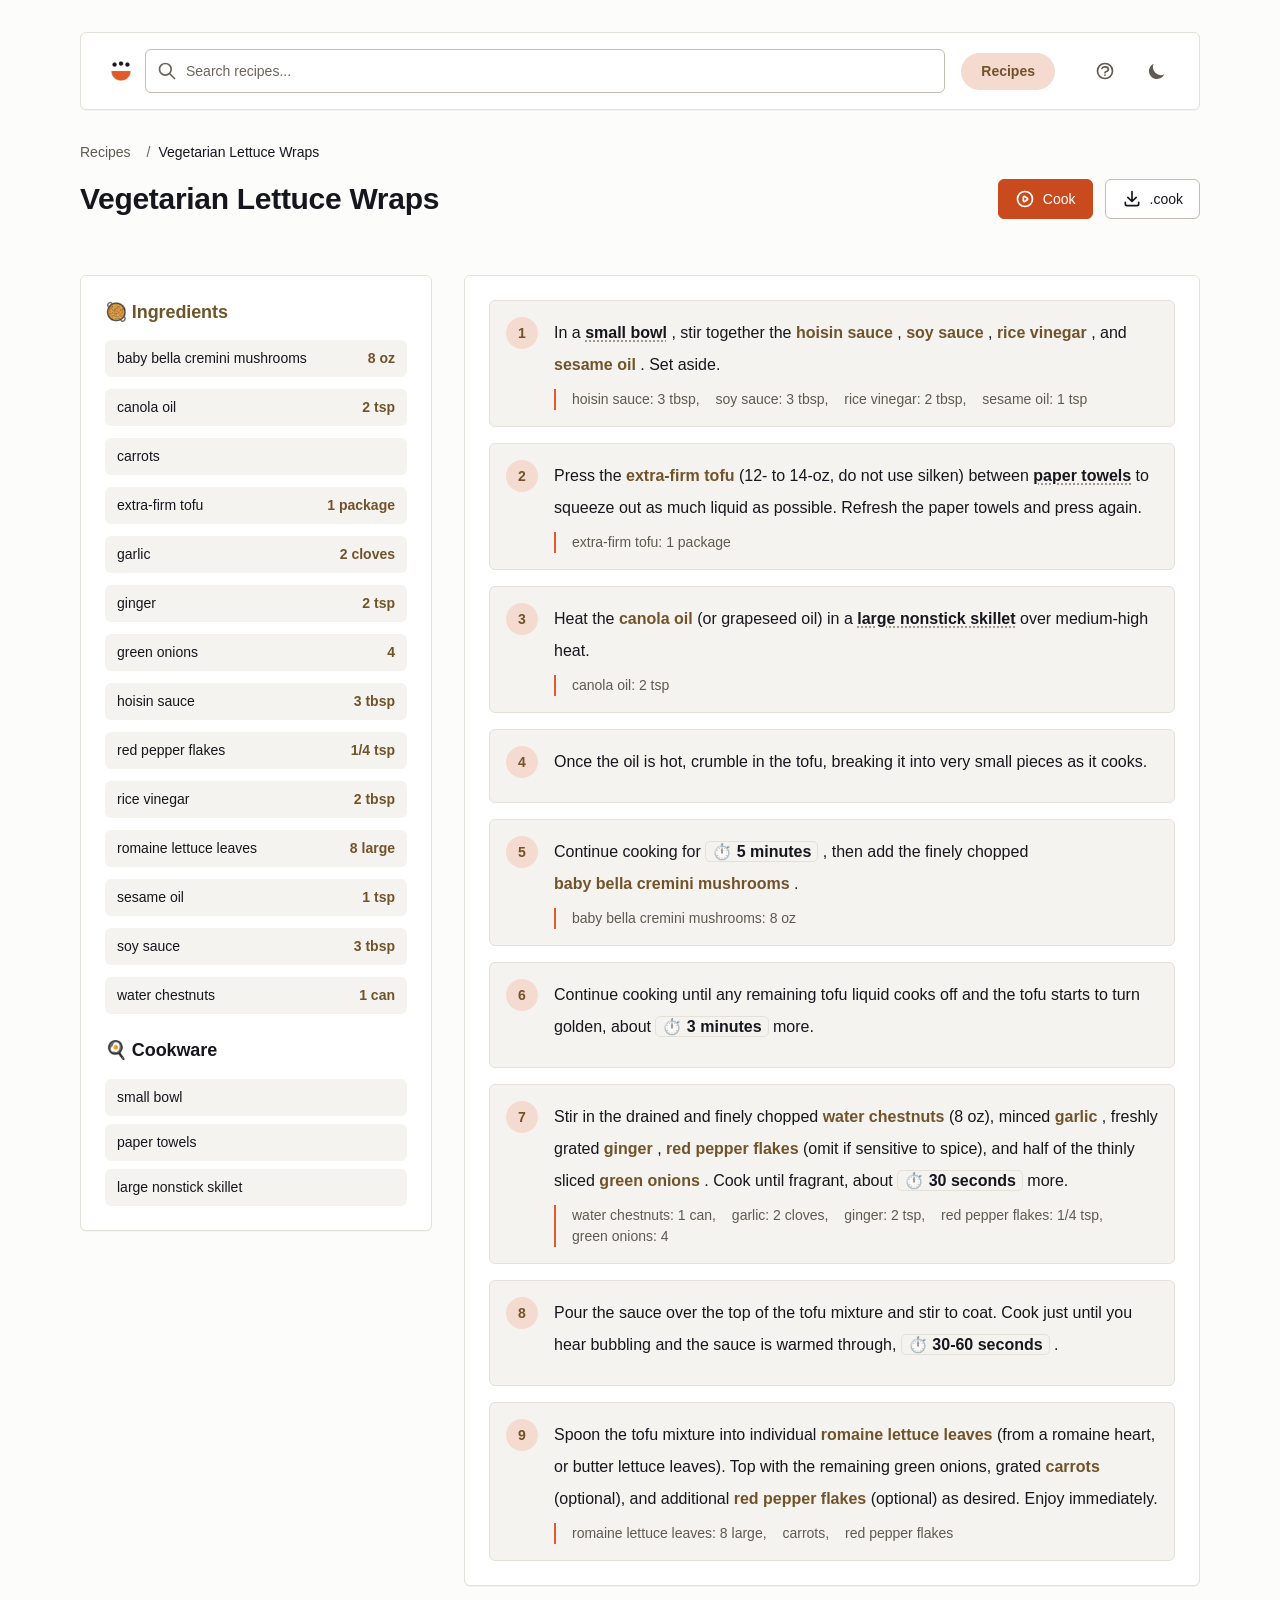
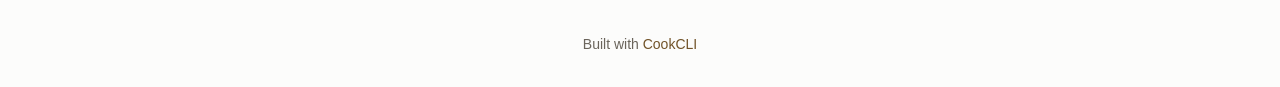
<file: recipe/Vegetarian Lettuce Wraps.html>
<!DOCTYPE html>
<html lang="en-US" class="">
<head>
    <meta charset="UTF-8">
    <meta name="viewport" content="width=device-width, initial-scale=1.0">
    <title>Vegetarian Lettuce Wraps - Cook</title>
    <link rel="icon" type="image/x-icon" href="../static/favicon.ico">
    <link rel="icon" type="image/png" sizes="32x32" href="../static/favicon-32x32.png">
    <link rel="icon" type="image/png" sizes="16x16" href="../static/favicon-16x16.png">
    <link rel="apple-touch-icon" sizes="180x180" href="../static/apple-touch-icon.png">
    <link rel="manifest" href="../static/site.webmanifest">
    <link href="../static/css/output.css" rel="stylesheet">
    <script>
        // Check for saved theme preference, or check for prefers-color-scheme, or default to light
        const theme = localStorage.getItem('theme')
            || (window.matchMedia('(prefers-color-scheme: dark)').matches ? 'dark' : 'light');
        document.documentElement.classList.toggle('dark', theme === 'dark');
    </script>
    <style>
        .viewport {
            width: 100%;
            max-width: 72rem;
            margin: 2rem auto;
            padding: 0 1rem;
        }

        /* Search result keyboard selection. --surface-sunk alone is barely
           visible against --surface in dark mode, so the accent bar carries
           the signal. */
        #search-results a.search-selected {
            background: var(--accent-soft);
            box-shadow: inset 3px 0 0 var(--accent);
        }

        @media print {
            /* Token values are reset to light in input.css; this resets the
               browser's own defaults so unstyled text is dark too. */
            html.dark, html {
                color-scheme: light !important;
            }

            * {
                print-color-adjust: exact;
                -webkit-print-color-adjust: exact;
            }

            body {
                background: white !important;
                margin: 0;
                padding: 0;
            }

            .viewport {
                max-width: 100%;
                margin: 0;
                padding: 0;
            }

            /* Hide navigation and non-essential elements */
            nav, #search-container, #search-input, #search-results, .print\:hidden, .breadcrumb {
                display: none !important;
            }

            /* Hide all navigation links */
            a[href="../"] {
                display: none !important;
            }

            /* Recipe layout for print: one column */
            .grid {
                display: block !important;
            }

            .md\:col-span-1, .md\:col-span-2 {
                page-break-inside: avoid;
                width: 100% !important;
            }

            /* Square corners on paper */
            .card, .step-box, .ingredient-row, .recipe-note, .rounded-xl {
                border-radius: 0 !important;
            }

            /* Step numbers */
            .step-number {
                background: #000 !important;
                color: #fff !important;
            }

            /* Images */
            img {
                max-height: 300px !important;
                max-width: 100% !important;
                height: auto !important;
                object-fit: contain !important;
                page-break-inside: avoid;
                page-break-after: avoid;
            }

            /* Recipe sections on same page if possible */
            h2, h3 {
                page-break-after: avoid;
            }

            ol, ul {
                page-break-inside: avoid;
            }

            /* Compact spacing */
            .mb-8, .mb-6, .mb-4 {
                margin-bottom: 0.5rem !important;
            }

            .p-6 {
                padding: 0.5rem !important;
            }

            /* Recipe header */
            h1 {
                color: #000 !important;
                font-size: 1.5rem !important;
                margin-bottom: 0 !important;
            }

            /* Shopping list print styles */
            .lg\:w-2\/5, .xl\:w-1\/3 {
                display: none !important;
            }

            #shopping-list-results {
                font-size: 11pt !important;
                line-height: 1.2 !important;
            }

            #shopping-list-results input[type="checkbox"] {
                display: none !important;
            }

            #shopping-list-results li .flex-1 {
                width: auto !important;
                flex: 1 1 0% !important;
            }

            #shopping-list-results label {
                cursor: default !important;
            }

            #shopping-list-results h2 {
                font-size: 11pt !important;
                color: #000 !important;
                margin-bottom: 0 !important;
            }

            #shopping-list-results .space-y-2 > * + *,
            #shopping-list-results ul > * + * {
                margin-top: 0 !important;
            }

            #shopping-list-results li {
                padding: 0 !important;
                line-height: 1.3 !important;
                border-bottom: 1px dotted #ccc;
            }

            #shopping-list-results .card {
                margin-bottom: 0.15rem !important;
                padding: 0 !important;
                border: none !important;
            }

            /* Menu print styles */
            #menu-content {
                font-size: 10pt !important;
                line-height: 1.4 !important;
            }

            #menu-content h1 {
                font-size: 14pt !important;
                margin-bottom: 0.25rem !important;
                color: #000 !important;
            }

            #menu-content .space-y-6 > * + * {
                margin-top: 0.3rem !important;
            }

            #menu-content .menu-section {
                border: 1px solid #ccc !important;
                border-radius: 0 !important;
                page-break-inside: avoid;
            }

            #menu-content .menu-section-header {
                background: #eee !important;
                color: #000 !important;
                padding: 0.15rem 0.5rem !important;
            }

            #menu-content .menu-section-header h2 {
                font-size: 11pt !important;
                color: #000 !important;
            }

            #menu-content .menu-section-body {
                padding: 0.25rem 0.5rem !important;
            }

            #menu-content .menu-section-body .space-y-2 > * + *,
            #menu-content .menu-section-body > * + * {
                margin-top: 0.05rem !important;
            }

            #menu-content .menu-section-body h3 {
                font-size: 10pt !important;
                margin-top: 0.2rem !important;
                margin-bottom: 0 !important;
            }

            #menu-content .menu-section-body .pl-6 {
                padding-left: 1rem !important;
            }

            /* Preserve word spacing in flex lines */
            #menu-content .menu-section-body .flex {
                gap: 0.25em !important;
            }

            #menu-content .ingredient-badge {
                font-weight: bold !important;
                color: #000 !important;
            }

            #menu-content a {
                color: #000 !important;
                text-decoration: none !important;
            }
        }
    </style>
</head>
<body class="bg-bg text-text">
    <div class="viewport">
        <nav class="nav-card relative">
            <div class="px-3 lg:px-6 py-4 relative">
                <div class="flex items-center justify-between flex-wrap gap-y-3">
                    <a href="../index.html" class="order-1 hidden md:flex items-center space-x-2">
                        <img src="../static/android-chrome-192x192.png" alt="Cook" class="brand-mark h-8 w-8 rounded-md" width="32" height="32">
                    </a>

                    <div class="relative z-50 order-2 flex-1 md:ml-2 md:mr-4" id="search-container">
                        <div class="absolute inset-y-0 left-0 pl-3 flex items-center pointer-events-none">
                            <svg class="h-5 w-5 text-faint" fill="none" stroke="currentColor" viewBox="0 0 24 24">
                                <path stroke-linecap="round" stroke-linejoin="round" stroke-width="2" d="M21 21l-6-6m2-5a7 7 0 11-14 0 7 7 0 0114 0z"></path>
                            </svg>
                        </div>
                        <input type="text"
                               id="search-input"
                               placeholder="Search recipes..."
                               class="search-input">
                        <div id="search-results"
                             class="absolute top-full mt-2 w-full card shadow-[var(--shadow-overlay)] hidden max-h-96 overflow-y-auto"
                             style="z-index: 9999;">
                        </div>
                    </div>

                    <div class="order-3 w-full md:w-auto flex items-center gap-1 lg:gap-2">
                        
                        <div class="hidden md:flex items-center gap-1 mr-2 lg:mr-4">
                            <a href="../index.html"
                               class="nav-pill active">
                                Recipes
                            </a>
                            
                            
                        </div>
                        
                        <!-- Inline buttons on md+ screens -->
                        
                        <button onclick="showShortcutsHelp()" class="icon-btn hidden md:inline-flex ml-2 print:hidden" aria-label="Keyboard shortcuts" title="Keyboard shortcuts (?)">
                            <svg fill="none" stroke="currentColor" viewBox="0 0 24 24">
                                <path stroke-linecap="round" stroke-linejoin="round" stroke-width="2" d="M8.228 9c.549-1.165 2.03-2 3.772-2 2.21 0 4 1.343 4 3 0 1.4-1.278 2.575-3.006 2.907-.542.104-.994.54-.994 1.093m0 3h.01M21 12a9 9 0 11-18 0 9 9 0 0118 0z"></path>
                            </svg>
                        </button>
                        <button onclick="toggleTheme()" class="icon-btn hidden md:inline-flex ml-2 print:hidden" aria-label="Toggle theme">
                            <svg class="hidden dark:block" fill="currentColor" viewBox="0 0 20 20">
                                <path fill-rule="evenodd" d="M10 2a1 1 0 011 1v1a1 1 0 11-2 0V3a1 1 0 011-1zm4 8a4 4 0 11-8 0 4 4 0 018 0zm-.464 4.95l.707.707a1 1 0 001.414-1.414l-.707-.707a1 1 0 00-1.414 1.414zm2.12-10.607a1 1 0 010 1.414l-.706.707a1 1 0 11-1.414-1.414l.707-.707a1 1 0 011.414 0zM17 11a1 1 0 100-2h-1a1 1 0 100 2h1zm-7 4a1 1 0 011 1v1a1 1 0 11-2 0v-1a1 1 0 011-1zM5.05 6.464A1 1 0 106.465 5.05l-.708-.707a1 1 0 00-1.414 1.414l.707.707zm1.414 8.486l-.707.707a1 1 0 01-1.414-1.414l.707-.707a1 1 0 011.414 1.414zM4 11a1 1 0 100-2H3a1 1 0 000 2h1z" clip-rule="evenodd"></path>
                            </svg>
                            <svg class="block dark:hidden" fill="currentColor" viewBox="0 0 20 20">
                                <path d="M17.293 13.293A8 8 0 016.707 2.707a8.001 8.001 0 1010.586 10.586z"></path>
                            </svg>
                        </button>
                        <!-- Overflow menu for small screens -->
                        <div class="relative md:hidden ml-auto" id="more-menu-container">
                            <button onclick="document.getElementById('more-dropdown').classList.toggle('hidden')" class="icon-btn" aria-label="More options">
                                <svg fill="none" stroke="currentColor" viewBox="0 0 24 24">
                                    <path stroke-linecap="round" stroke-linejoin="round" stroke-width="2" d="M12 5v.01M12 12v.01M12 19v.01M12 6a1 1 0 110-2 1 1 0 010 2zm0 7a1 1 0 110-2 1 1 0 010 2zm0 7a1 1 0 110-2 1 1 0 010 2z"></path>
                                </svg>
                            </button>
                            <div id="more-dropdown" class="hidden absolute right-0 mt-2 w-56 card shadow-[var(--shadow-overlay)] z-50 py-1">
                                
                                <a href="../index.html" class="menu-item active">
                                    <span>🍳</span> <span>Recipes</span>
                                </a>
                                
                                
                                <div class="border-t border-line my-1"></div>
                                
                                
                                <button onclick="showShortcutsHelp(); document.getElementById('more-dropdown').classList.add('hidden');" class="menu-item">
                                    <svg class="w-4 h-4" fill="none" stroke="currentColor" viewBox="0 0 24 24"><path stroke-linecap="round" stroke-linejoin="round" stroke-width="2" d="M8.228 9c.549-1.165 2.03-2 3.772-2 2.21 0 4 1.343 4 3 0 1.4-1.278 2.575-3.006 2.907-.542.104-.994.54-.994 1.093m0 3h.01M21 12a9 9 0 11-18 0 9 9 0 0118 0z"></path></svg>
                                    <span>Keyboard Shortcuts</span>
                                </button>
                                <button onclick="toggleTheme(); document.getElementById('more-dropdown').classList.add('hidden');" class="menu-item">
                                    <svg class="w-4 h-4 hidden dark:block" fill="currentColor" viewBox="0 0 20 20"><path fill-rule="evenodd" d="M10 2a1 1 0 011 1v1a1 1 0 11-2 0V3a1 1 0 011-1zm4 8a4 4 0 11-8 0 4 4 0 018 0zm-.464 4.95l.707.707a1 1 0 001.414-1.414l-.707-.707a1 1 0 00-1.414 1.414zm2.12-10.607a1 1 0 010 1.414l-.706.707a1 1 0 11-1.414-1.414l.707-.707a1 1 0 011.414 0zM17 11a1 1 0 100-2h-1a1 1 0 100 2h1zm-7 4a1 1 0 011 1v1a1 1 0 11-2 0v-1a1 1 0 011-1zM5.05 6.464A1 1 0 106.465 5.05l-.708-.707a1 1 0 00-1.414 1.414l.707.707zm1.414 8.486l-.707.707a1 1 0 01-1.414-1.414l.707-.707a1 1 0 011.414 1.414zM4 11a1 1 0 100-2H3a1 1 0 000 2h1z" clip-rule="evenodd"></path></svg>
                                    <svg class="w-4 h-4 block dark:hidden" fill="currentColor" viewBox="0 0 20 20"><path d="M17.293 13.293A8 8 0 016.707 2.707a8.001 8.001 0 1010.586 10.586z"></path></svg>
                                    <span>Toggle Theme</span>
                                </button>
                            </div>
                        </div>
                    </div>
                </div>
            </div>
        </nav>

        <main>
            
<script type="application/ld+json">{"@context":"https://schema.org","@type":"Recipe","name":"Vegetarian Lettuce Wraps","recipeIngredient":["8 oz baby bella cremini mushrooms","2 tsp canola oil","carrots","1 package extra-firm tofu","2 cloves garlic","2 tsp ginger","4 green onions","3 tbsp hoisin sauce","1/4 tsp red pepper flakes","2 tbsp rice vinegar","8 large romaine lettuce leaves","1 tsp sesame oil","3 tbsp soy sauce","1 can water chestnuts"],"recipeInstructions":[{"@type":"HowToStep","text":"In a small bowl, stir together the hoisin sauce, soy sauce, rice vinegar, and sesame oil. Set aside."},{"@type":"HowToStep","text":"Press the extra-firm tofu (12- to 14-oz, do not use silken) between paper towels to squeeze out as much liquid as possible. Refresh the paper towels and press again."},{"@type":"HowToStep","text":"Heat the canola oil (or grapeseed oil) in a large nonstick skillet over medium-high heat."},{"@type":"HowToStep","text":"Once the oil is hot, crumble in the tofu, breaking it into very small pieces as it cooks."},{"@type":"HowToStep","text":"Continue cooking for 5 minutes, then add the finely chopped baby bella cremini mushrooms."},{"@type":"HowToStep","text":"Continue cooking until any remaining tofu liquid cooks off and the tofu starts to turn golden, about 3 minutes more."},{"@type":"HowToStep","text":"Stir in the drained and finely chopped water chestnuts (8 oz), minced garlic, freshly grated ginger, red pepper flakes (omit if sensitive to spice), and half of the thinly sliced green onions. Cook until fragrant, about 30 seconds more."},{"@type":"HowToStep","text":"Pour the sauce over the top of the tofu mixture and stir to coat. Cook just until you hear bubbling and the sauce is warmed through, 30-60 seconds."},{"@type":"HowToStep","text":"Spoon the tofu mixture into individual romaine lettuce leaves (from a romaine heart, or butter lettuce leaves). Top with the remaining green onions, grated carrots (optional), and additional red pepper flakes (optional) as desired. Enjoy immediately."}]}</script>
<div>
    <nav class="mb-4 breadcrumb print:hidden">
        <ol class="flex items-center space-x-2 text-sm text-muted">
            <li><a href="../index.html" class="hover:text-text">Recipes</a></li>
            
            <li class="flex items-center">
                <span class="mx-2 text-faint">/</span>
                
                    <span class="text-text">Vegetarian Lettuce Wraps</span>
                
            </li>
            
        </ol>
    </nav>

    <div class="mb-8">
        <!-- Recipe image if available -->
        
        

        <!-- Title bar with scale and shopping list button -->
        <div class="flex flex-col md:flex-row md:items-center md:justify-between gap-4 mb-6 print:flex-row print:items-center">
            <h1 class="text-display font-bold text-text print:text-2xl">
                Vegetarian Lettuce Wraps
            </h1>
            
            <div class="flex flex-wrap items-center gap-2 lg:gap-3 print:hidden">
                
                <button id="start-cooking-btn" onclick="startCookingMode()" class="btn btn-primary" title="Start Cooking">
                    <svg fill="none" stroke="currentColor" viewBox="0 0 24 24">
                        <path stroke-linecap="round" stroke-linejoin="round" stroke-width="2" d="M14.752 11.168l-3.197-2.132A1 1 0 0010 9.87v4.263a1 1 0 001.555.832l3.197-2.132a1 1 0 000-1.664z"></path>
                        <path stroke-linecap="round" stroke-linejoin="round" stroke-width="2" d="M21 12a9 9 0 11-18 0 9 9 0 0118 0z"></path>
                    </svg>
                    <span class="hidden lg:inline">Cook</span>
                </button>
                
                <a href="../recipe/Vegetarian Lettuce Wraps.cook" download class="btn" title="Download .cook source">
                    <svg fill="none" stroke="currentColor" viewBox="0 0 24 24">
                        <path stroke-linecap="round" stroke-linejoin="round" stroke-width="2" d="M4 16v2a2 2 0 002 2h12a2 2 0 002-2v-2M7 10l5 5 5-5M12 15V3"></path>
                    </svg>
                    <span class="hidden lg:inline">.cook</span>
                </a>
                
            </div>
        </div>

        <!-- Recipe info section -->
        <div class="space-y-4">
            <!-- Tags row -->
            

            

            <!-- Description if present -->
            
            

            <!-- Metadata row -->
            <div id="metadata-container" class="flex flex-wrap gap-3">
                
                

                
                

                
                

                
                

                
                

                
                

                
                

                
                

                
                

                
                

                
                

                <!-- Custom metadata -->
                
            </div>

            
        </div>
    </div>

    <div id="recipe-body" class="grid md:grid-cols-3 gap-8 mb-8">
        <div class="md:col-span-1">
            <div class="card p-6">
                <h2 class="text-title font-bold mb-4 text-accent-text">🥘 Ingredients</h2>
                
                <!-- Fallback to original flat list for recipes without sections -->
                <ul class="ingredient-list space-y-3">
                    
                    <li class="ingredient-row">
                        <div class="flex-1 flex items-center">
                            
                            <span class="font-medium">baby bella cremini mushrooms</span>
                            
                            
                            
                        </div>
                        <span class="row-value ml-2">
                            8 oz
                            
                        </span>
                    </li>
                    
                    <li class="ingredient-row">
                        <div class="flex-1 flex items-center">
                            
                            <span class="font-medium">canola oil</span>
                            
                            
                            
                        </div>
                        <span class="row-value ml-2">
                            2 tsp
                            
                        </span>
                    </li>
                    
                    <li class="ingredient-row">
                        <div class="flex-1 flex items-center">
                            
                            <span class="font-medium">carrots</span>
                            
                            
                            
                        </div>
                        <span class="row-value ml-2">
                            
                            
                        </span>
                    </li>
                    
                    <li class="ingredient-row">
                        <div class="flex-1 flex items-center">
                            
                            <span class="font-medium">extra-firm tofu</span>
                            
                            
                            
                        </div>
                        <span class="row-value ml-2">
                            1 package
                            
                        </span>
                    </li>
                    
                    <li class="ingredient-row">
                        <div class="flex-1 flex items-center">
                            
                            <span class="font-medium">garlic</span>
                            
                            
                            
                        </div>
                        <span class="row-value ml-2">
                            2 cloves
                            
                        </span>
                    </li>
                    
                    <li class="ingredient-row">
                        <div class="flex-1 flex items-center">
                            
                            <span class="font-medium">ginger</span>
                            
                            
                            
                        </div>
                        <span class="row-value ml-2">
                            2 tsp
                            
                        </span>
                    </li>
                    
                    <li class="ingredient-row">
                        <div class="flex-1 flex items-center">
                            
                            <span class="font-medium">green onions</span>
                            
                            
                            
                        </div>
                        <span class="row-value ml-2">
                            4
                            
                        </span>
                    </li>
                    
                    <li class="ingredient-row">
                        <div class="flex-1 flex items-center">
                            
                            <span class="font-medium">hoisin sauce</span>
                            
                            
                            
                        </div>
                        <span class="row-value ml-2">
                            3 tbsp
                            
                        </span>
                    </li>
                    
                    <li class="ingredient-row">
                        <div class="flex-1 flex items-center">
                            
                            <span class="font-medium">red pepper flakes</span>
                            
                            
                            
                        </div>
                        <span class="row-value ml-2">
                            1/4 tsp
                            
                        </span>
                    </li>
                    
                    <li class="ingredient-row">
                        <div class="flex-1 flex items-center">
                            
                            <span class="font-medium">rice vinegar</span>
                            
                            
                            
                        </div>
                        <span class="row-value ml-2">
                            2 tbsp
                            
                        </span>
                    </li>
                    
                    <li class="ingredient-row">
                        <div class="flex-1 flex items-center">
                            
                            <span class="font-medium">romaine lettuce leaves</span>
                            
                            
                            
                        </div>
                        <span class="row-value ml-2">
                            8 large
                            
                        </span>
                    </li>
                    
                    <li class="ingredient-row">
                        <div class="flex-1 flex items-center">
                            
                            <span class="font-medium">sesame oil</span>
                            
                            
                            
                        </div>
                        <span class="row-value ml-2">
                            1 tsp
                            
                        </span>
                    </li>
                    
                    <li class="ingredient-row">
                        <div class="flex-1 flex items-center">
                            
                            <span class="font-medium">soy sauce</span>
                            
                            
                            
                        </div>
                        <span class="row-value ml-2">
                            3 tbsp
                            
                        </span>
                    </li>
                    
                    <li class="ingredient-row">
                        <div class="flex-1 flex items-center">
                            
                            <span class="font-medium">water chestnuts</span>
                            
                            
                            
                        </div>
                        <span class="row-value ml-2">
                            1 can
                            
                        </span>
                    </li>
                    
                </ul>
                

                
                <h2 class="text-title font-bold mt-6 mb-4 text-text">🍳 Cookware</h2>
                <ul class="cookware-list ingredient-list space-y-2">
                    
                    <li class="ingredient-row">
                        <span class="font-medium">small bowl</span>
                    </li>
                    
                    <li class="ingredient-row">
                        <span class="font-medium">paper towels</span>
                    </li>
                    
                    <li class="ingredient-row">
                        <span class="font-medium">large nonstick skillet</span>
                    </li>
                    
                </ul>
                
            </div>
        </div>

        <div class="md:col-span-2">
            <div class="card p-6">
                
                
                
                <ol class="step-list space-y-4 ">
                    
                    
                    <li class="step-box">
                        <div class="flex flex-col gap-4">
                            
                            
                            <div class="flex gap-4">
                                <div class="step-number">1</div>
                                <div class="flex-1">
                                    <div class="step-body mb-2">
                                        
                                        In a 
                                        <span class="cookware-badge">small bowl</span>
                                        , stir together the 
                                        <span class="ingredient-badge">hoisin sauce</span>
                                        , 
                                        <span class="ingredient-badge">soy sauce</span>
                                        , 
                                        <span class="ingredient-badge">rice vinegar</span>
                                        , and 
                                        <span class="ingredient-badge">sesame oil</span>
                                        . Set aside.
                                    </div>
                                    
                                    <div class="step-refs">
                                        
                                        <span class="inline-block mr-3">
                                            hoisin sauce: 3 tbsp,
                                        </span>
                                        
                                        <span class="inline-block mr-3">
                                            soy sauce: 3 tbsp,
                                        </span>
                                        
                                        <span class="inline-block mr-3">
                                            rice vinegar: 2 tbsp,
                                        </span>
                                        
                                        <span class="inline-block mr-3">
                                            sesame oil: 1 tsp
                                        </span>
                                        
                                    </div>
                                    
                                </div>
                            </div>
                        </div>
                    </li>
                    
                    
                    
                    <li class="step-box">
                        <div class="flex flex-col gap-4">
                            
                            
                            <div class="flex gap-4">
                                <div class="step-number">2</div>
                                <div class="flex-1">
                                    <div class="step-body mb-2">
                                        
                                        Press the 
                                        <span class="ingredient-badge">extra-firm tofu</span>
                                         (12- to 14-oz, do not use silken) between 
                                        <span class="cookware-badge">paper towels</span>
                                         to squeeze out as much liquid as possible. Refresh the paper towels and press again.
                                    </div>
                                    
                                    <div class="step-refs">
                                        
                                        <span class="inline-block mr-3">
                                            extra-firm tofu: 1 package
                                        </span>
                                        
                                    </div>
                                    
                                </div>
                            </div>
                        </div>
                    </li>
                    
                    
                    
                    <li class="step-box">
                        <div class="flex flex-col gap-4">
                            
                            
                            <div class="flex gap-4">
                                <div class="step-number">3</div>
                                <div class="flex-1">
                                    <div class="step-body mb-2">
                                        
                                        Heat the 
                                        <span class="ingredient-badge">canola oil</span>
                                         (or grapeseed oil) in a 
                                        <span class="cookware-badge">large nonstick skillet</span>
                                         over medium-high heat.
                                    </div>
                                    
                                    <div class="step-refs">
                                        
                                        <span class="inline-block mr-3">
                                            canola oil: 2 tsp
                                        </span>
                                        
                                    </div>
                                    
                                </div>
                            </div>
                        </div>
                    </li>
                    
                    
                    
                    <li class="step-box">
                        <div class="flex flex-col gap-4">
                            
                            
                            <div class="flex gap-4">
                                <div class="step-number">4</div>
                                <div class="flex-1">
                                    <div class="step-body mb-2">
                                        
                                        Once the oil is hot, crumble in the tofu, breaking it into very small pieces as it cooks.
                                    </div>
                                    
                                </div>
                            </div>
                        </div>
                    </li>
                    
                    
                    
                    <li class="step-box">
                        <div class="flex flex-col gap-4">
                            
                            
                            <div class="flex gap-4">
                                <div class="step-number">5</div>
                                <div class="flex-1">
                                    <div class="step-body mb-2">
                                        
                                        Continue cooking for 
                                        <span class="timer-badge">⏱️ 5 minutes</span>
                                        , then add the finely chopped 
                                        <span class="ingredient-badge">baby bella cremini mushrooms</span>
                                        .
                                    </div>
                                    
                                    <div class="step-refs">
                                        
                                        <span class="inline-block mr-3">
                                            baby bella cremini mushrooms: 8 oz
                                        </span>
                                        
                                    </div>
                                    
                                </div>
                            </div>
                        </div>
                    </li>
                    
                    
                    
                    <li class="step-box">
                        <div class="flex flex-col gap-4">
                            
                            
                            <div class="flex gap-4">
                                <div class="step-number">6</div>
                                <div class="flex-1">
                                    <div class="step-body mb-2">
                                        
                                        Continue cooking until any remaining tofu liquid cooks off and the tofu starts to turn golden, about 
                                        <span class="timer-badge">⏱️ 3 minutes</span>
                                         more.
                                    </div>
                                    
                                </div>
                            </div>
                        </div>
                    </li>
                    
                    
                    
                    <li class="step-box">
                        <div class="flex flex-col gap-4">
                            
                            
                            <div class="flex gap-4">
                                <div class="step-number">7</div>
                                <div class="flex-1">
                                    <div class="step-body mb-2">
                                        
                                        Stir in the drained and finely chopped 
                                        <span class="ingredient-badge">water chestnuts</span>
                                         (8 oz), minced 
                                        <span class="ingredient-badge">garlic</span>
                                        , freshly grated 
                                        <span class="ingredient-badge">ginger</span>
                                        , 
                                        <span class="ingredient-badge">red pepper flakes</span>
                                         (omit if sensitive to spice), and half of the thinly sliced 
                                        <span class="ingredient-badge">green onions</span>
                                        . Cook until fragrant, about 
                                        <span class="timer-badge">⏱️ 30 seconds</span>
                                         more.
                                    </div>
                                    
                                    <div class="step-refs">
                                        
                                        <span class="inline-block mr-3">
                                            water chestnuts: 1 can,
                                        </span>
                                        
                                        <span class="inline-block mr-3">
                                            garlic: 2 cloves,
                                        </span>
                                        
                                        <span class="inline-block mr-3">
                                            ginger: 2 tsp,
                                        </span>
                                        
                                        <span class="inline-block mr-3">
                                            red pepper flakes: 1/4 tsp,
                                        </span>
                                        
                                        <span class="inline-block mr-3">
                                            green onions: 4
                                        </span>
                                        
                                    </div>
                                    
                                </div>
                            </div>
                        </div>
                    </li>
                    
                    
                    
                    <li class="step-box">
                        <div class="flex flex-col gap-4">
                            
                            
                            <div class="flex gap-4">
                                <div class="step-number">8</div>
                                <div class="flex-1">
                                    <div class="step-body mb-2">
                                        
                                        Pour the sauce over the top of the tofu mixture and stir to coat. Cook just until you hear bubbling and the sauce is warmed through, 
                                        <span class="timer-badge">⏱️ 30-60 seconds</span>
                                        .
                                    </div>
                                    
                                </div>
                            </div>
                        </div>
                    </li>
                    
                    
                    
                    <li class="step-box">
                        <div class="flex flex-col gap-4">
                            
                            
                            <div class="flex gap-4">
                                <div class="step-number">9</div>
                                <div class="flex-1">
                                    <div class="step-body mb-2">
                                        
                                        Spoon the tofu mixture into individual 
                                        <span class="ingredient-badge">romaine lettuce leaves</span>
                                         (from a romaine heart, or butter lettuce leaves). Top with the remaining green onions, grated 
                                        <span class="ingredient-badge">carrots</span>
                                         (optional), and additional 
                                        <span class="ingredient-badge">red pepper flakes</span>
                                         (optional) as desired. Enjoy immediately.
                                    </div>
                                    
                                    <div class="step-refs">
                                        
                                        <span class="inline-block mr-3">
                                            romaine lettuce leaves: 8 large,
                                        </span>
                                        
                                        <span class="inline-block mr-3">
                                            carrots,
                                        </span>
                                        
                                        <span class="inline-block mr-3">
                                            red pepper flakes
                                        </span>
                                        
                                    </div>
                                    
                                </div>
                            </div>
                        </div>
                    </li>
                    
                    
                </ol>
                
            </div>
        </div>
    </div>
</div>

<script id="cooking-mode-data" type="application/json">
{"image":null,"name":"Vegetarian Lettuce Wraps","scale":1.0,"sections":[{"ingredients":[{"name":"baby bella cremini mushrooms","note":null,"quantity":"8","unit":"oz"},{"name":"canola oil","note":null,"quantity":"2","unit":"tsp"},{"name":"carrots","note":null,"quantity":null,"unit":null},{"name":"extra-firm tofu","note":null,"quantity":"1","unit":"package"},{"name":"garlic","note":null,"quantity":"2","unit":"cloves"},{"name":"ginger","note":null,"quantity":"2","unit":"tsp"},{"name":"green onions","note":null,"quantity":"4","unit":null},{"name":"hoisin sauce","note":null,"quantity":"3","unit":"tbsp"},{"name":"red pepper flakes","note":null,"quantity":"1/4","unit":"tsp"},{"name":"red pepper flakes","note":null,"quantity":null,"unit":null},{"name":"rice vinegar","note":null,"quantity":"2","unit":"tbsp"},{"name":"romaine lettuce leaves","note":null,"quantity":"8","unit":"large"},{"name":"sesame oil","note":null,"quantity":"1","unit":"tsp"},{"name":"soy sauce","note":null,"quantity":"3","unit":"tbsp"},{"name":"water chestnuts","note":null,"quantity":"1","unit":"can"}],"name":null,"stepOffset":0,"steps":[{"globalNumber":1,"image":null,"ingredients":[{"name":"hoisin sauce","note":null,"quantity":"3","unit":"tbsp"},{"name":"soy sauce","note":null,"quantity":"3","unit":"tbsp"},{"name":"rice vinegar","note":null,"quantity":"2","unit":"tbsp"},{"name":"sesame oil","note":null,"quantity":"1","unit":"tsp"}],"number":1,"type":"step"},{"globalNumber":2,"image":null,"ingredients":[{"name":"extra-firm tofu","note":null,"quantity":"1","unit":"package"}],"number":2,"type":"step"},{"globalNumber":3,"image":null,"ingredients":[{"name":"canola oil","note":null,"quantity":"2","unit":"tsp"}],"number":3,"type":"step"},{"globalNumber":4,"image":null,"ingredients":[],"number":4,"type":"step"},{"globalNumber":5,"image":null,"ingredients":[{"name":"baby bella cremini mushrooms","note":null,"quantity":"8","unit":"oz"}],"number":5,"type":"step"},{"globalNumber":6,"image":null,"ingredients":[],"number":6,"type":"step"},{"globalNumber":7,"image":null,"ingredients":[{"name":"water chestnuts","note":null,"quantity":"1","unit":"can"},{"name":"garlic","note":null,"quantity":"2","unit":"cloves"},{"name":"ginger","note":null,"quantity":"2","unit":"tsp"},{"name":"red pepper flakes","note":null,"quantity":"1/4","unit":"tsp"},{"name":"green onions","note":null,"quantity":"4","unit":null}],"number":7,"type":"step"},{"globalNumber":8,"image":null,"ingredients":[],"number":8,"type":"step"},{"globalNumber":9,"image":null,"ingredients":[{"name":"romaine lettuce leaves","note":null,"quantity":"8","unit":"large"},{"name":"carrots","note":null,"quantity":null,"unit":null},{"name":"red pepper flakes","note":null,"quantity":null,"unit":null}],"number":9,"type":"step"}]}]}
</script>



        </main>

        
        <footer class="mt-12 mb-6 text-center text-sm text-faint print:hidden">
            Built with
            <a href="https://cooklang.org/cli/" class="text-accent-text hover:underline" target="_blank" rel="noopener">CookCLI</a>
            
        </footer>
        
    </div>

    <script>
        // Theme toggle function
        function toggleTheme() {
            const html = document.documentElement;
            const currentTheme = html.classList.contains('dark') ? 'dark' : 'light';
            const newTheme = currentTheme === 'dark' ? 'light' : 'dark';

            html.classList.toggle('dark');
            localStorage.setItem('theme', newTheme);
        }
    </script>

    
    <script>window.__PREFIX__ = "..";</script>
    <script src="../static/js/search.js"></script>
    

    <!-- URL prefix for JavaScript -->
    <script>
        window.__PREFIX__ = "..";
        window.__STATIC_MODE__ = true;
        window.__STRINGS__ = { close: "Close" };
    </script>

    <!-- Keyboard shortcuts -->
    <script src="../static/js/keyboard-shortcuts.js"></script>
    <!-- Expose showShortcutsHelp globally for the help button -->
    <script>
        // showShortcutsHelp is defined in keyboard-shortcuts.js
        // This ensures it's available for the onclick handler
        if (typeof showShortcutsHelp === 'undefined') {
            window.showShortcutsHelp = function() {
                console.warn('Keyboard shortcuts not loaded');
            };
        }
    </script>

    
<link rel="stylesheet" href="../static/css/cooking-mode.css">
<script src="../static/js/cooking-mode.js"></script>

</body>
</html>
</file>
<file: static/css/cooking-mode.css>
/* Cooking Mode Overlay
   Colours here resolve through the design tokens, not raw hex. .cooking-overlay
   is listed alongside .dark in input.css, so the tokens below always resolve to
   their dark values — cook mode is deliberately dark whatever the site theme is,
   because it is read at arm's length in a bright kitchen.
   Structure follows the rest of the app: flat surfaces, hairline borders, no
   elevation. */
.cooking-overlay {
    position: fixed;
    inset: 0;
    z-index: 9999;
    background: var(--bg);
    color: var(--text);
    font-family: -apple-system, BlinkMacSystemFont, 'Segoe UI', Roboto, sans-serif;
    display: flex;
    flex-direction: column;
    overflow: hidden;
    user-select: none;
    -webkit-user-select: none;
}

/* Header bar */
.cooking-header {
    display: flex;
    align-items: center;
    justify-content: space-between;
    padding: 12px 20px;
    background: var(--surface);
    border-bottom: 1px solid var(--border);
    flex-shrink: 0;
    gap: 12px;
    z-index: 2;
}

.cooking-header-title {
    font-size: 16px;
    font-weight: 600;
    color: var(--text);
    white-space: nowrap;
    overflow: hidden;
    text-overflow: ellipsis;
    flex-shrink: 1;
    min-width: 0;
}

.cooking-header-sections {
    display: flex;
    gap: 8px;
    overflow-x: auto;
    flex-shrink: 0;
    -webkit-overflow-scrolling: touch;
    scrollbar-width: none;
}

.cooking-header-sections::-webkit-scrollbar {
    display: none;
}

.cooking-section-pill {
    padding: 6px 14px;
    border-radius: 20px;
    font-size: 13px;
    font-weight: 500;
    white-space: nowrap;
    cursor: pointer;
    background: var(--surface);
    color: var(--text-muted);
    border: 1px solid var(--border);
}

.cooking-section-pill:hover {
    color: var(--text);
    background: var(--surface-sunk);
}

.cooking-section-pill.active {
    background: var(--accent-strong);
    color: var(--accent-ink);
    border-color: var(--accent-strong);
}

.cooking-close-btn {
    width: 40px;
    height: 40px;
    border-radius: 50%;
    background: var(--surface);
    border: 1px solid var(--border);
    color: var(--text);
    font-size: 20px;
    cursor: pointer;
    display: flex;
    align-items: center;
    justify-content: center;
    flex-shrink: 0;
}

.cooking-close-btn:hover {
    background: var(--surface-sunk);
}

/* Carousel container */
.cooking-carousel {
    flex: 1;
    position: relative;
    overflow: hidden;
    display: flex;
    align-items: center;
    justify-content: center;
}

/* Card positioning */
.cooking-card-container {
    position: relative;
    width: 100%;
    height: 100%;
    display: flex;
    flex-direction: column;
    align-items: center;
    justify-content: center;
}

.cooking-card {
    position: absolute;
    width: calc(100% - 40px);
    max-width: 800px;
    max-height: 70vh;
    overflow-y: auto;
    overflow-x: hidden;
    -webkit-overflow-scrolling: touch;
    border-radius: 6px;
    padding: 32px;
    transition: transform 0.3s ease-out, opacity 0.3s ease-out;
    scrollbar-width: thin;
    scrollbar-color: var(--border-strong) transparent;
}

.cooking-card::-webkit-scrollbar {
    width: 4px;
}

.cooking-card::-webkit-scrollbar-thumb {
    background: var(--border-strong);
    border-radius: 2px;
}

.cooking-card.current {
    opacity: 1;
    transform: translateY(0) scale(1);
    z-index: 1;
    touch-action: pan-y;
}

.cooking-card.prev {
    opacity: 0.25;
    transform: translateY(-75%) scale(0.85);
    z-index: 0;
    cursor: pointer;
}

.cooking-card.next {
    opacity: 0.25;
    transform: translateY(75%) scale(0.85);
    z-index: 0;
    cursor: pointer;
}

.cooking-card.hidden-card {
    opacity: 0;
    transform: translateY(100%) scale(0.8);
    pointer-events: none;
}

/* Swipe animation */
.cooking-card.swiping {
    transition: none;
}

/* Section header card */
.cooking-card-section {
    background: var(--surface);
    border: 1px solid var(--border);
    text-align: center;
}

/* Was a gradient clipped to the text, which forced -webkit-text-fill-color:
   transparent — that renders as an invisible heading anywhere the clip is
   unsupported. A solid token has no such failure mode. */
.cooking-card-section h2 {
    font-size: 32px;
    font-weight: 700;
    margin-bottom: 24px;
    color: var(--accent-text);
}

.cooking-mise-grid {
    display: grid;
    grid-template-columns: repeat(auto-fill, minmax(200px, 1fr));
    gap: 12px;
    text-align: left;
}

.cooking-mise-item {
    display: flex;
    justify-content: space-between;
    align-items: baseline;
    padding: 8px 12px;
    background: var(--surface-sunk);
    border: 1px solid var(--border);
    border-radius: 6px;
    gap: 8px;
    cursor: pointer;
    transition: opacity 0.2s;
}

.cooking-mise-item.checked {
    opacity: 0.35;
    text-decoration: line-through;
}

.cooking-mise-name {
    font-size: 18px;
    color: var(--text);
}

.cooking-mise-note {
    font-size: 14px;
    color: var(--text-faint);
    font-style: italic;
}

.cooking-mise-qty {
    font-size: 16px;
    font-weight: 600;
    color: var(--accent-text);
    white-space: nowrap;
}

/* Step card */
.cooking-card-step {
    background: var(--surface);
    border: 1px solid var(--border);
}

.cooking-step-number {
    display: inline-flex;
    align-items: center;
    justify-content: center;
    width: 28px;
    height: 28px;
    border-radius: 50%;
    background: var(--accent-strong);
    color: var(--accent-ink);
    font-weight: 700;
    font-size: 13px;
    margin-right: 8px;
    flex-shrink: 0;
    vertical-align: middle;
}

.cooking-step-image {
    width: 100%;
    max-height: 300px;
    object-fit: cover;
    border-radius: 12px;
    margin-bottom: 16px;
}

.cooking-step-text {
    font-size: 24px;
    line-height: 1.6;
    color: var(--text);
}

/* Scale entity markup up for arm's-length reading. Only .timer-badge has a
   background of its own, so it is the only one that needs horizontal padding;
   padding on the other two just pushed the surrounding words apart. */
.cooking-step-text .ingredient-badge,
.cooking-step-text .cookware-badge {
    font-size: 22px;
}

.cooking-step-text .timer-badge {
    font-size: 22px;
    padding: 2px 10px;
}

.cooking-step-ingredients {
    margin-top: 20px;
    padding-top: 16px;
    border-top: 1px solid var(--border);
    font-size: 15px;
    color: var(--text-faint);
}

.cooking-step-ingredients span {
    margin-right: 12px;
}

/* Done card */
.cooking-card-done {
    background: var(--surface);
    border: 1px solid var(--border);
    text-align: center;
}

.cooking-card-done h2 {
    font-size: 36px;
    margin-bottom: 12px;
}

.cooking-card-done p {
    font-size: 20px;
    color: var(--text-muted);
}

.cooking-done-close-btn {
    margin-top: 28px;
    padding: 12px 40px;
    border-radius: 6px;
    border: none;
    background: var(--accent-strong);
    color: var(--accent-ink);
    font-size: 18px;
    font-weight: 600;
    cursor: pointer;
    transition: filter 0.2s;
}

.cooking-done-close-btn:hover {
    filter: brightness(.94);
}

/* Progress bar */
.cooking-progress {
    height: 3px;
    background: var(--surface-sunk);
    flex-shrink: 0;
}

.cooking-progress-bar {
    height: 100%;
    background: var(--accent);
    transition: width 0.3s ease-out;
}

/* Responsive */
@media (max-width: 640px) {
    .cooking-header {
        padding: 10px 12px;
        gap: 8px;
    }

    .cooking-header-sections {
        flex-shrink: 1;
        min-width: 0;
    }

    .cooking-section-pill {
        padding: 4px 10px;
        font-size: 12px;
    }

    .cooking-header-title {
        font-size: 14px;
    }

    .cooking-card {
        width: calc(100% - 24px);
        padding: 20px 16px;
        max-height: 75vh;
        border-radius: 6px;
    }

    .cooking-card-section h2 {
        font-size: 24px;
        margin-bottom: 16px;
    }

    .cooking-step-text {
        font-size: 18px;
        line-height: 1.5;
    }

    .cooking-step-text .ingredient-badge,
    .cooking-step-text .cookware-badge {
        font-size: 16px;
        white-space: normal;
    }

    .cooking-step-text .timer-badge {
        font-size: 16px;
        padding: 1px 8px;
        white-space: normal;
    }

    .cooking-step-ingredients {
        font-size: 13px;
    }

    .cooking-mise-grid {
        grid-template-columns: 1fr;
        gap: 8px;
    }

    .cooking-mise-name {
        font-size: 15px;
    }

    .cooking-mise-qty {
        font-size: 14px;
    }

    .cooking-mise-item {
        padding: 6px 10px;
    }

    .cooking-card-done h2 {
        font-size: 28px;
    }

    .cooking-done-close-btn {
        padding: 10px 32px;
        font-size: 16px;
    }

    .cooking-close-btn {
        width: 36px;
        height: 36px;
        font-size: 18px;
    }
}

@media (min-width: 1024px) {
    .cooking-step-text {
        font-size: 28px;
    }
}
</file>
<file: static/css/output.css>
/*! tailwindcss v4.3.3 | MIT License | https://tailwindcss.com */
@layer properties{@supports (((-webkit-hyphens:none)) and (not (margin-trim:inline))) or ((-moz-orient:inline) and (not (color:rgb(from red r g b)))){*,:before,:after,::backdrop{--tw-rotate-x:initial;--tw-rotate-y:initial;--tw-rotate-z:initial;--tw-skew-x:initial;--tw-skew-y:initial;--tw-space-y-reverse:0;--tw-space-x-reverse:0;--tw-border-style:solid;--tw-font-weight:initial;--tw-tracking:initial;--tw-shadow:0 0 #0000;--tw-shadow-color:initial;--tw-shadow-alpha:100%;--tw-inset-shadow:0 0 #0000;--tw-inset-shadow-color:initial;--tw-inset-shadow-alpha:100%;--tw-ring-color:initial;--tw-ring-shadow:0 0 #0000;--tw-inset-ring-color:initial;--tw-inset-ring-shadow:0 0 #0000;--tw-ring-inset:initial;--tw-ring-offset-width:0px;--tw-ring-offset-color:#fff;--tw-ring-offset-shadow:0 0 #0000;--tw-blur:initial;--tw-brightness:initial;--tw-contrast:initial;--tw-grayscale:initial;--tw-hue-rotate:initial;--tw-invert:initial;--tw-opacity:initial;--tw-saturate:initial;--tw-sepia:initial;--tw-drop-shadow:initial;--tw-drop-shadow-color:initial;--tw-drop-shadow-alpha:100%;--tw-drop-shadow-size:initial}}}@layer theme{:root,:host{--font-sans:-apple-system, BlinkMacSystemFont, "Segoe UI", Roboto, "Helvetica Neue", "Noto Sans", Arial, sans-serif, "Apple Color Emoji", "Segoe UI Emoji", "Segoe UI Symbol", "Noto Color Emoji";--font-mono:ui-monospace, SFMono-Regular, Menlo, Monaco, Consolas, "Liberation Mono", "Courier New", monospace;--color-black:#000;--spacing:.25rem;--container-md:28rem;--container-xl:36rem;--container-2xl:42rem;--container-4xl:56rem;--container-5xl:64rem;--text-xs:var(--text-meta);--text-xs--line-height:var(--text-meta--line-height);--text-sm:var(--text-body);--text-sm--line-height:var(--text-body--line-height);--text-lg:var(--text-title);--text-lg--line-height:var(--text-title--line-height);--text-2xl:var(--text-display);--text-2xl--line-height:var(--text-display--line-height);--text-5xl:3rem;--text-5xl--line-height:1;--font-weight-normal:400;--font-weight-medium:500;--font-weight-semibold:600;--font-weight-bold:700;--tracking-wide:.025em;--tracking-widest:.1em;--radius-md:.375rem;--radius-xl:.75rem;--animate-pulse:pulse 2s cubic-bezier(.4, 0, .6, 1) infinite;--default-font-family:var(--font-sans);--default-mono-font-family:var(--font-mono);--text-display:30px;--text-display--line-height:1.2;--text-display--letter-spacing:-.01em;--text-title:18px;--text-title--line-height:1.35;--text-title--letter-spacing:-.005em;--text-read:16px;--text-read--line-height:1.6;--text-body:14px;--text-body--line-height:1.5;--text-ui:13px;--text-meta:12px;--text-meta--line-height:1.4;--text-label:11px}}@layer base{*,:after,:before,::backdrop{box-sizing:border-box;border:0 solid;margin:0;padding:0}::file-selector-button{box-sizing:border-box;border:0 solid;margin:0;padding:0}html,:host{-webkit-text-size-adjust:100%;tab-size:4;line-height:1.5;font-family:var(--default-font-family,-apple-system, BlinkMacSystemFont, "Segoe UI", Roboto, "Helvetica Neue", "Noto Sans", Arial, sans-serif, "Apple Color Emoji", "Segoe UI Emoji", "Segoe UI Symbol", "Noto Color Emoji");font-feature-settings:var(--default-font-feature-settings,normal);font-variation-settings:var(--default-font-variation-settings,normal);-webkit-tap-highlight-color:transparent}hr{height:0;color:inherit;border-top-width:1px}abbr:where([title]){-webkit-text-decoration:underline dotted;text-decoration:underline dotted}h1,h2,h3,h4,h5,h6{font-size:inherit;font-weight:inherit}a{color:inherit;-webkit-text-decoration:inherit;-webkit-text-decoration:inherit;-webkit-text-decoration:inherit;text-decoration:inherit}b,strong{font-weight:bolder}code,kbd,samp,pre{font-family:var(--default-mono-font-family,ui-monospace, SFMono-Regular, Menlo, Monaco, Consolas, "Liberation Mono", "Courier New", monospace);font-feature-settings:var(--default-mono-font-feature-settings,normal);font-variation-settings:var(--default-mono-font-variation-settings,normal);font-size:1em}small{font-size:80%}sub,sup{vertical-align:baseline;font-size:75%;line-height:0;position:relative}sub{bottom:-.25em}sup{top:-.5em}table{text-indent:0;border-color:inherit;border-collapse:collapse}:-moz-focusring:where(:not(iframe)){outline:auto}progress{vertical-align:baseline}summary{display:list-item}ol,ul,menu{list-style:none}img,svg,video,canvas,audio,iframe,embed,object{vertical-align:middle;display:block}img,video{max-width:100%;height:auto}button,input,select,optgroup,textarea{font:inherit;font-feature-settings:inherit;font-variation-settings:inherit;letter-spacing:inherit;color:inherit;opacity:1;background-color:#0000;border-radius:0}::file-selector-button{font:inherit;font-feature-settings:inherit;font-variation-settings:inherit;letter-spacing:inherit;color:inherit;opacity:1;background-color:#0000;border-radius:0}:where(select:is([multiple],[size])) optgroup{font-weight:bolder}:where(select:is([multiple],[size])) optgroup option{padding-inline-start:20px}::file-selector-button{margin-inline-end:4px}::placeholder{opacity:1}@supports (not ((-webkit-appearance:-apple-pay-button))) or (contain-intrinsic-size:1px){::placeholder{color:currentColor}@supports (color:color-mix(in lab, red, red)){::placeholder{color:color-mix(in oklab, currentcolor 50%, transparent)}}}textarea{resize:vertical}::-webkit-search-decoration{-webkit-appearance:none}::-webkit-date-and-time-value{min-height:1lh;text-align:inherit}::-webkit-datetime-edit{display:inline-flex}::-webkit-datetime-edit-fields-wrapper{padding:0}::-webkit-datetime-edit{padding-block:0}::-webkit-datetime-edit-year-field{padding-block:0}::-webkit-datetime-edit-month-field{padding-block:0}::-webkit-datetime-edit-day-field{padding-block:0}::-webkit-datetime-edit-hour-field{padding-block:0}::-webkit-datetime-edit-minute-field{padding-block:0}::-webkit-datetime-edit-second-field{padding-block:0}::-webkit-datetime-edit-millisecond-field{padding-block:0}::-webkit-datetime-edit-meridiem-field{padding-block:0}::-webkit-calendar-picker-indicator{line-height:1}:-moz-ui-invalid{box-shadow:none}button,input:where([type=button],[type=reset],[type=submit]){appearance:button}::file-selector-button{appearance:button}::-webkit-inner-spin-button{height:auto}::-webkit-outer-spin-button{height:auto}[hidden]:where(:not([hidden=until-found])){display:none!important}}@layer components{:focus-visible{outline:2px solid var(--accent);outline-offset:2px}.card{background:var(--surface);border:1px solid var(--border);border-radius:var(--radius-card);box-shadow:var(--shadow-card)}.card-head{border-bottom:1px solid var(--border);justify-content:space-between;align-items:center;padding:10px 14px;display:flex}.card-head h2,.card-head h3{font-size:var(--text-label);letter-spacing:.06em;text-transform:uppercase;color:var(--text-muted);margin:0;font-weight:600}.card-head.plain h2,.card-head.plain h3{font-size:var(--text-body);letter-spacing:0;text-transform:none;color:var(--text);font-weight:600}.card-head .count{font-size:var(--text-meta);color:var(--text-faint);font-variant-numeric:tabular-nums}.nav-card{background:var(--surface);border:1px solid var(--border);border-radius:var(--radius-card);box-shadow:var(--shadow-card);margin-bottom:2rem}.btn{border-radius:var(--radius-control);height:40px;font-size:var(--text-body);white-space:nowrap;cursor:pointer;background:var(--surface);color:var(--text);border:1px solid var(--border-strong);align-items:center;gap:8px;padding:0 16px;font-weight:500;text-decoration:none;display:inline-flex}.btn:hover{background:var(--surface-sunk)}.btn:active{background:var(--surface-sunk);filter:brightness(.97)}.btn-primary:active{background:var(--accent-strong);filter:brightness(.9)}.btn-danger:active{background:var(--danger);filter:brightness(.97)}.btn svg{flex:none;width:20px;height:20px}.btn-primary{background:var(--accent-strong);border-color:var(--accent-strong);color:var(--accent-ink)}.btn-primary:hover{background:var(--accent-strong);filter:brightness(.94)}.btn-danger{background:var(--danger);border-color:var(--danger);color:var(--danger-ink)}.btn-danger:hover{background:var(--danger);filter:brightness(1.06)}.btn-sm{height:32px;font-size:var(--text-ui);padding:0 12px}.btn-sm svg{width:16px;height:16px}.icon-btn{border-radius:var(--radius-control);width:36px;height:36px;color:var(--text-muted);cursor:pointer;background:0 0;border:0;justify-content:center;align-items:center;text-decoration:none;display:inline-flex}.icon-btn:hover{background:var(--surface-sunk);color:var(--text)}.icon-btn svg{width:20px;height:20px}.select{border-radius:var(--radius-control);border:1px solid var(--border-strong);background:var(--surface);height:40px;color:var(--text);font-size:var(--text-body);cursor:pointer;padding:0 10px;font-weight:500}.select:hover{background:var(--surface-sunk)}.stepper{background:var(--surface);border:1px solid var(--border-strong);border-radius:var(--radius-control);align-items:center;height:40px;display:inline-flex;overflow:hidden}.stepper button{width:32px;height:100%;color:var(--text-muted);cursor:pointer;font-size:var(--text-read);background:0 0;border:0}.stepper button:hover{background:var(--surface-sunk);color:var(--text)}.stepper button:active{background:var(--surface-sunk);filter:brightness(.97)}.stepper input{width:56px;height:100%;color:var(--text);text-align:center;font-size:var(--text-body);font-variant-numeric:tabular-nums;appearance:textfield;background:0 0;border:0;font-weight:600}.stepper input::-webkit-outer-spin-button{-webkit-appearance:none;margin:0}.stepper input::-webkit-inner-spin-button{-webkit-appearance:none;margin:0}.stepper input:focus{outline:none}.stepper:focus-within{border-color:var(--accent);box-shadow:0 0 0 2px var(--accent-soft)}.search-input{border-radius:var(--radius-control);border:1px solid var(--border-strong);background:var(--surface);width:100%;height:44px;color:var(--text);font-size:var(--text-body);padding:0 16px 0 40px}.search-input::placeholder{color:var(--text-faint)}.search-input:focus{border-color:var(--accent);box-shadow:0 0 0 2px var(--accent-soft);outline:none}.nav-pill{font-size:var(--text-body);color:var(--text-muted);white-space:nowrap;border-radius:9999px;padding:.5rem 1.25rem;font-weight:500;text-decoration:none}.nav-pill:hover{background:var(--surface-sunk);color:var(--text)}.nav-pill.active{background:var(--accent-soft);color:var(--accent-text);font-weight:600}.menu-item{width:100%;font-size:var(--text-body);color:var(--text-muted);text-align:left;cursor:pointer;background:0 0;border:0;align-items:center;gap:12px;padding:10px 16px;text-decoration:none;display:flex}.menu-item:hover{background:var(--surface-sunk);color:var(--text)}.menu-item.active{color:var(--accent-text);font-weight:600}.dark .brand-mark{background:var(--text);padding:2px}.row{font-size:var(--text-body);align-items:center;gap:10px;padding:7px 14px;display:flex}.row+.row{border-top:1px solid var(--border)}.row .row-name{flex:1;min-width:0}.row-value{white-space:nowrap;color:var(--accent-text);font-variant-numeric:tabular-nums;font-weight:600}.row-note{color:var(--text-faint);font-size:var(--text-meta)}.ref-checkbox{width:16px;height:16px}.list-checkbox{width:20px;height:20px}.ingredient-list{margin:0;padding:0;list-style:none}.ingredient-row{border-radius:var(--radius-control);background:var(--surface-sunk);justify-content:space-between;align-items:center;padding:.5rem .75rem;display:flex}.section-label{font-size:var(--text-label);letter-spacing:.06em;text-transform:uppercase;color:var(--text-faint);margin:18px 0 8px;padding:0 14px;font-weight:600}.metaline{font-size:var(--text-ui);color:var(--text-muted);flex-wrap:wrap;align-items:center;gap:6px 0;display:flex}.metaline>:not(:last-child):after{content:"·";color:var(--text-faint);margin:0 8px}.metaline b{color:var(--text);font-weight:600}a.text-info{text-underline-offset:2px;text-decoration:underline}.item-status-dot{border-radius:50%;flex:none;width:8px;height:8px}.item-status-dot.in-stock{background:var(--ok)}.item-status-dot.low-stock{background:var(--accent)}.item-status-dot.out-of-stock{background:var(--danger)}.ingredient-badge{color:var(--accent-text);white-space:nowrap;font-weight:600}.cookware-badge{color:var(--text);white-space:nowrap;-webkit-text-decoration:underline dotted var(--inactive);-webkit-text-decoration:underline dotted var(--inactive);text-decoration:underline dotted var(--inactive);text-underline-offset:3px;font-weight:600}.timer-badge{background:var(--surface-sunk);border:1px solid var(--border);color:var(--text);font-variant-numeric:tabular-nums;white-space:nowrap;border-radius:5px;padding:1px 6px;font-weight:600}.step-number{background:var(--accent-soft);width:32px;height:32px;color:var(--accent-text);font-size:var(--text-body);font-variant-numeric:tabular-nums;border-radius:50%;flex:0 0 32px;justify-content:center;align-items:center;font-weight:700;display:flex}.tag{font-size:var(--text-meta);background:var(--surface-sunk);border:1px solid var(--border);color:var(--text-muted);border-radius:9999px;padding:1px 8px;font-weight:500;display:inline-block}.metadata-pill{font-size:var(--text-body);white-space:nowrap;background:var(--surface);border:1px solid var(--border);color:var(--text-muted);border-radius:9999px;align-items:center;padding:.25rem .75rem;font-weight:500;display:inline-flex}.metadata-pill svg{width:1rem;height:1rem;margin-right:.5rem}.recipe-card{background:var(--surface);border:1px solid var(--border);border-radius:var(--radius-card);box-shadow:var(--shadow-card);flex-direction:column;text-decoration:none;display:flex;overflow:hidden}.recipe-card:hover{border-color:var(--border-strong)}.recipe-card-icon{background:var(--surface-sunk);border:1px solid var(--border);border-radius:50%;justify-content:center;align-items:center;width:64px;height:64px;margin-bottom:1rem;font-size:24px;display:flex}.recipe-card-title{font-size:var(--text-title);color:var(--text);margin:0 0 .5rem;font-weight:700;line-height:1.35;display:block}.recipe-card-sub{font-size:var(--text-meta);color:var(--text-faint);display:block}.step-list{margin:0;padding:0;list-style:none}.step-box{background:var(--surface-sunk);border:1px solid var(--border);border-radius:var(--radius-card);padding:1rem}.step-body{font-size:var(--text-read);color:var(--text);line-height:2}.step-refs{border-left:2px solid var(--accent);font-size:var(--text-body);color:var(--text-muted);margin-top:.5rem;padding-left:1rem}.recipe-note{border-radius:var(--radius-card);border:1px solid var(--border);border-left:3px solid var(--accent);background:var(--surface-sunk);color:var(--text-muted);gap:8px;padding:12px 14px;font-style:italic;display:flex}.image-step{max-height:calc(var(--spacing) * 80);object-fit:contain;border-radius:var(--radius-card);width:100%}.recipe-image-placeholder{background:var(--surface-sunk);border:1px solid var(--border);color:var(--accent-text);height:calc(var(--spacing) * 30);width:calc(var(--spacing) * 30);font-size:var(--text-5xl);line-height:var(--tw-leading,var(--text-5xl--line-height));border-radius:3.40282e38px;justify-content:center;align-items:center;display:flex}.pantry-item{background:var(--surface-sunk);border-radius:var(--radius-control);border:1px solid #0000;padding:1rem}.pantry-item:hover{border-color:var(--border)}.pantry-item .quantity-display{color:var(--text-muted)}.pantry-item .item-quantity{font-weight:500}.pantry-item.out-of-stock{background:var(--danger-soft);border-color:var(--danger)}.pantry-item.out-of-stock .quantity-display,.pantry-item.out-of-stock .out-of-stock-icon{color:var(--danger)}.pantry-item.out-of-stock .item-quantity{font-weight:600}.pantry-item.low-stock{background:var(--accent-soft);border-color:var(--accent)}.pantry-item.low-stock .quantity-display,.pantry-item.low-stock .out-of-stock-icon{color:var(--accent-text)}.pantry-item.low-stock .item-quantity{font-weight:600}.pantry-actions{opacity:0}.pantry-item:hover .pantry-actions,.pantry-item:focus-within .pantry-actions{opacity:1}.pantry-actions .icon-btn{width:28px;height:28px}.pantry-actions .icon-btn svg{width:16px;height:16px}@media (pointer:coarse){.btn,.select{height:44px}.stepper{height:46px}.stepper button{width:44px}.icon-btn{width:44px;height:44px}.ref-checkbox,.list-checkbox{width:24px;height:24px}.pantry-actions{opacity:1}}}@layer utilities{.pointer-events-none{pointer-events:none}.visible{visibility:visible}.sr-only{clip-path:inset(50%);white-space:nowrap;border-width:0;width:1px;height:1px;margin:-1px;padding:0;position:absolute;overflow:hidden}.absolute{position:absolute}.fixed{position:fixed}.relative{position:relative}.static{position:static}.sticky{position:sticky}.inset-0{inset:0}.inset-y-0{inset-block:0}.top-6{top:calc(var(--spacing) * 6)}.top-full{top:100%}.right-0{right:0}.right-4{right:calc(var(--spacing) * 4)}.bottom-4{bottom:calc(var(--spacing) * 4)}.left-0{left:0}.z-50{z-index:50}.order-1{order:1}.order-2{order:2}.order-3{order:3}.container{width:100%}@media (min-width:40rem){.container{max-width:40rem}}@media (min-width:48rem){.container{max-width:48rem}}@media (min-width:64rem){.container{max-width:64rem}}@media (min-width:80rem){.container{max-width:80rem}}@media (min-width:96rem){.container{max-width:96rem}}.m-0{margin:0}.mx-2{margin-inline:calc(var(--spacing) * 2)}.mx-4{margin-inline:calc(var(--spacing) * 4)}.mx-auto{margin-inline:auto}.my-1{margin-block:var(--spacing)}.mt-0\.5{margin-top:calc(var(--spacing) * .5)}.mt-1{margin-top:var(--spacing)}.mt-2{margin-top:calc(var(--spacing) * 2)}.mt-3{margin-top:calc(var(--spacing) * 3)}.mt-4{margin-top:calc(var(--spacing) * 4)}.mt-6{margin-top:calc(var(--spacing) * 6)}.mt-8{margin-top:calc(var(--spacing) * 8)}.mt-12{margin-top:calc(var(--spacing) * 12)}.mr-2{margin-right:calc(var(--spacing) * 2)}.mr-3{margin-right:calc(var(--spacing) * 3)}.mb-1{margin-bottom:var(--spacing)}.mb-2{margin-bottom:calc(var(--spacing) * 2)}.mb-3{margin-bottom:calc(var(--spacing) * 3)}.mb-4{margin-bottom:calc(var(--spacing) * 4)}.mb-6{margin-bottom:calc(var(--spacing) * 6)}.mb-8{margin-bottom:calc(var(--spacing) * 8)}.mb-10{margin-bottom:calc(var(--spacing) * 10)}.-ml-px{margin-left:-1px}.ml-1{margin-left:var(--spacing)}.ml-2{margin-left:calc(var(--spacing) * 2)}.ml-4{margin-left:calc(var(--spacing) * 4)}.ml-8{margin-left:calc(var(--spacing) * 8)}.ml-auto{margin-left:auto}.block{display:block}.flex{display:flex}.grid{display:grid}.hidden{display:none}.inline{display:inline}.inline-block{display:inline-block}.inline-flex{display:inline-flex}.h-2{height:calc(var(--spacing) * 2)}.h-3{height:calc(var(--spacing) * 3)}.h-4{height:calc(var(--spacing) * 4)}.h-5{height:calc(var(--spacing) * 5)}.h-6{height:calc(var(--spacing) * 6)}.h-8{height:calc(var(--spacing) * 8)}.h-12{height:calc(var(--spacing) * 12)}.h-48{height:calc(var(--spacing) * 48)}.h-\[calc\(100vh-12rem\)\]{height:calc(100vh - 12rem)}.h-auto{height:auto}.h-full{height:100%}.max-h-64{max-height:calc(var(--spacing) * 64)}.max-h-96{max-height:calc(var(--spacing) * 96)}.max-h-\[60vh\]{max-height:60vh}.max-h-\[80vh\]{max-height:80vh}.max-h-\[500px\]{max-height:500px}.w-2{width:calc(var(--spacing) * 2)}.w-3{width:calc(var(--spacing) * 3)}.w-4{width:calc(var(--spacing) * 4)}.w-5{width:calc(var(--spacing) * 5)}.w-6{width:calc(var(--spacing) * 6)}.w-8{width:calc(var(--spacing) * 8)}.w-12{width:calc(var(--spacing) * 12)}.w-56{width:calc(var(--spacing) * 56)}.w-64{width:calc(var(--spacing) * 64)}.w-full{width:100%}.max-w-2xl{max-width:var(--container-2xl)}.max-w-4xl{max-width:var(--container-4xl)}.max-w-5xl{max-width:var(--container-5xl)}.max-w-full{max-width:100%}.max-w-md{max-width:var(--container-md)}.max-w-xl{max-width:var(--container-xl)}.min-w-0{min-width:0}.flex-1{flex:1}.shrink-0{flex-shrink:0}.grow{flex-grow:1}.transform{transform:var(--tw-rotate-x,) var(--tw-rotate-y,) var(--tw-rotate-z,) var(--tw-skew-x,) var(--tw-skew-y,)}.animate-pulse{animation:var(--animate-pulse)}.cursor-pointer{cursor:pointer}.scroll-mt-24{scroll-margin-top:calc(var(--spacing) * 24)}.flex-col{flex-direction:column}.flex-wrap{flex-wrap:wrap}.items-baseline{align-items:baseline}.items-center{align-items:center}.items-start{align-items:flex-start}.justify-between{justify-content:space-between}.justify-center{justify-content:center}.justify-end{justify-content:flex-end}.gap-1{gap:var(--spacing)}.gap-2{gap:calc(var(--spacing) * 2)}.gap-3{gap:calc(var(--spacing) * 3)}.gap-4{gap:calc(var(--spacing) * 4)}.gap-6{gap:calc(var(--spacing) * 6)}.gap-8{gap:calc(var(--spacing) * 8)}:where(.space-y-0\.5>:not(:last-child)){--tw-space-y-reverse:0;margin-block-start:calc(calc(var(--spacing) * .5) * var(--tw-space-y-reverse));margin-block-end:calc(calc(var(--spacing) * .5) * calc(1 - var(--tw-space-y-reverse)))}:where(.space-y-1>:not(:last-child)){--tw-space-y-reverse:0;margin-block-start:calc(var(--spacing) * var(--tw-space-y-reverse));margin-block-end:calc(var(--spacing) * calc(1 - var(--tw-space-y-reverse)))}:where(.space-y-2>:not(:last-child)){--tw-space-y-reverse:0;margin-block-start:calc(calc(var(--spacing) * 2) * var(--tw-space-y-reverse));margin-block-end:calc(calc(var(--spacing) * 2) * calc(1 - var(--tw-space-y-reverse)))}:where(.space-y-3>:not(:last-child)){--tw-space-y-reverse:0;margin-block-start:calc(calc(var(--spacing) * 3) * var(--tw-space-y-reverse));margin-block-end:calc(calc(var(--spacing) * 3) * calc(1 - var(--tw-space-y-reverse)))}:where(.space-y-4>:not(:last-child)){--tw-space-y-reverse:0;margin-block-start:calc(calc(var(--spacing) * 4) * var(--tw-space-y-reverse));margin-block-end:calc(calc(var(--spacing) * 4) * calc(1 - var(--tw-space-y-reverse)))}:where(.space-y-6>:not(:last-child)){--tw-space-y-reverse:0;margin-block-start:calc(calc(var(--spacing) * 6) * var(--tw-space-y-reverse));margin-block-end:calc(calc(var(--spacing) * 6) * calc(1 - var(--tw-space-y-reverse)))}.gap-x-2{column-gap:calc(var(--spacing) * 2)}:where(.space-x-1>:not(:last-child)){--tw-space-x-reverse:0;margin-inline-start:calc(var(--spacing) * var(--tw-space-x-reverse));margin-inline-end:calc(var(--spacing) * calc(1 - var(--tw-space-x-reverse)))}:where(.space-x-2>:not(:last-child)){--tw-space-x-reverse:0;margin-inline-start:calc(calc(var(--spacing) * 2) * var(--tw-space-x-reverse));margin-inline-end:calc(calc(var(--spacing) * 2) * calc(1 - var(--tw-space-x-reverse)))}:where(.space-x-3>:not(:last-child)){--tw-space-x-reverse:0;margin-inline-start:calc(calc(var(--spacing) * 3) * var(--tw-space-x-reverse));margin-inline-end:calc(calc(var(--spacing) * 3) * calc(1 - var(--tw-space-x-reverse)))}.gap-y-3{row-gap:calc(var(--spacing) * 3)}.self-start{align-self:flex-start}.overflow-hidden{overflow:hidden}.overflow-x-auto{overflow-x:auto}.overflow-y-auto{overflow-y:auto}.rounded{border-radius:.25rem}.rounded-\[var\(--radius-control\)\]{border-radius:var(--radius-control)}.rounded-full{border-radius:3.40282e38px}.rounded-md{border-radius:var(--radius-md)}.rounded-xl{border-radius:var(--radius-xl)}.rounded-l-none{border-top-left-radius:0;border-bottom-left-radius:0}.rounded-r-none{border-top-right-radius:0;border-bottom-right-radius:0}.border{border-style:var(--tw-border-style);border-width:1px}.border-t{border-top-style:var(--tw-border-style);border-top-width:1px}.border-b{border-bottom-style:var(--tw-border-style);border-bottom-width:1px}.border-l{border-left-style:var(--tw-border-style);border-left-width:1px}.border-l-\[3px\]{border-left-style:var(--tw-border-style);border-left-width:3px}.border-danger{border-color:var(--danger)}.border-line{border-color:var(--border)}.border-line-strong{border-color:var(--border-strong)}.border-ok{border-color:var(--ok)}.border-l-accent{border-left-color:var(--accent)}.border-l-accent-ink\/25{border-left-color:var(--accent-ink)}@supports (color:color-mix(in lab, red, red)){.border-l-accent-ink\/25{border-left-color:color-mix(in oklab, var(--accent-ink) 25%, transparent)}}.border-l-danger{border-left-color:var(--danger)}.bg-accent-soft{background-color:var(--accent-soft)}.bg-bg{background-color:var(--bg)}.bg-black\/50{background-color:#00000080}@supports (color:color-mix(in lab, red, red)){.bg-black\/50{background-color:color-mix(in oklab, var(--color-black) 50%, transparent)}}.bg-danger{background-color:var(--danger)}.bg-danger-soft{background-color:var(--danger-soft)}.bg-inactive{background-color:var(--inactive)}.bg-ok{background-color:var(--ok)}.bg-ok-soft{background-color:var(--ok-soft)}.bg-sunk{background-color:var(--surface-sunk)}.bg-surface{background-color:var(--surface)}.object-contain{object-fit:contain}.object-cover{object-fit:cover}.p-3{padding:calc(var(--spacing) * 3)}.p-4{padding:calc(var(--spacing) * 4)}.p-5{padding:calc(var(--spacing) * 5)}.p-6{padding:calc(var(--spacing) * 6)}.p-8{padding:calc(var(--spacing) * 8)}.px-1{padding-inline:var(--spacing)}.px-2{padding-inline:calc(var(--spacing) * 2)}.px-3{padding-inline:calc(var(--spacing) * 3)}.px-4{padding-inline:calc(var(--spacing) * 4)}.px-6{padding-inline:calc(var(--spacing) * 6)}.py-0\.5{padding-block:calc(var(--spacing) * .5)}.py-1{padding-block:var(--spacing)}.py-1\.5{padding-block:calc(var(--spacing) * 1.5)}.py-2{padding-block:calc(var(--spacing) * 2)}.py-2\.5{padding-block:calc(var(--spacing) * 2.5)}.py-3{padding-block:calc(var(--spacing) * 3)}.py-4{padding-block:calc(var(--spacing) * 4)}.py-8{padding-block:calc(var(--spacing) * 8)}.pr-4{padding-right:calc(var(--spacing) * 4)}.pb-2{padding-bottom:calc(var(--spacing) * 2)}.pl-2{padding-left:calc(var(--spacing) * 2)}.pl-3{padding-left:calc(var(--spacing) * 3)}.pl-6{padding-left:calc(var(--spacing) * 6)}.text-center{text-align:center}.text-left{text-align:left}.align-top{vertical-align:top}.font-mono{font-family:var(--font-mono)}.text-display{font-size:var(--text-display);line-height:var(--tw-leading,var(--text-display--line-height));letter-spacing:var(--tw-tracking,var(--text-display--letter-spacing))}.text-title{font-size:var(--text-title);line-height:var(--tw-leading,var(--text-title--line-height));letter-spacing:var(--tw-tracking,var(--text-title--letter-spacing))}.text-2xl{font-size:var(--text-2xl);line-height:var(--tw-leading,var(--text-2xl--line-height))}.text-lg{font-size:var(--text-lg);line-height:var(--tw-leading,var(--text-lg--line-height))}.text-sm{font-size:var(--text-sm);line-height:var(--tw-leading,var(--text-sm--line-height))}.text-xs{font-size:var(--text-xs);line-height:var(--tw-leading,var(--text-xs--line-height))}.font-bold{--tw-font-weight:var(--font-weight-bold);font-weight:var(--font-weight-bold)}.font-medium{--tw-font-weight:var(--font-weight-medium);font-weight:var(--font-weight-medium)}.font-normal{--tw-font-weight:var(--font-weight-normal);font-weight:var(--font-weight-normal)}.font-semibold{--tw-font-weight:var(--font-weight-semibold);font-weight:var(--font-weight-semibold)}.tracking-wide{--tw-tracking:var(--tracking-wide);letter-spacing:var(--tracking-wide)}.tracking-widest{--tw-tracking:var(--tracking-widest);letter-spacing:var(--tracking-widest)}.break-words{overflow-wrap:break-word}.break-all{word-break:break-all}.whitespace-nowrap{white-space:nowrap}.whitespace-pre-wrap{white-space:pre-wrap}.text-accent-text{color:var(--accent-text)}.text-danger{color:var(--danger)}.text-faint{color:var(--text-faint)}.text-info{color:var(--info)}.text-muted{color:var(--text-muted)}.text-ok{color:var(--ok)}.text-text{color:var(--text)}.capitalize{text-transform:capitalize}.uppercase{text-transform:uppercase}.italic{font-style:italic}.line-through{text-decoration-line:line-through}.underline{text-decoration-line:underline}.decoration-\[var\(--text-faint\)\]{-webkit-text-decoration-color:var(--text-faint);-webkit-text-decoration-color:var(--text-faint);text-decoration-color:var(--text-faint)}.accent-\[var\(--accent\)\]{accent-color:var(--accent)}.shadow-\[var\(--shadow-card\)\]{--tw-shadow:var(--shadow-card);box-shadow:var(--tw-inset-shadow), var(--tw-inset-ring-shadow), var(--tw-ring-offset-shadow), var(--tw-ring-shadow), var(--tw-shadow)}.shadow-\[var\(--shadow-overlay\)\]{--tw-shadow:var(--shadow-overlay);box-shadow:var(--tw-inset-shadow), var(--tw-inset-ring-shadow), var(--tw-ring-offset-shadow), var(--tw-ring-shadow), var(--tw-shadow)}.outline-hidden{--tw-outline-style:none;outline-style:none}@media (forced-colors:active){.outline-hidden{outline-offset:2px;outline:2px solid #0000}}.blur{--tw-blur:blur(8px);filter:var(--tw-blur,) var(--tw-brightness,) var(--tw-contrast,) var(--tw-grayscale,) var(--tw-hue-rotate,) var(--tw-invert,) var(--tw-saturate,) var(--tw-sepia,) var(--tw-drop-shadow,)}.filter{filter:var(--tw-blur,) var(--tw-brightness,) var(--tw-contrast,) var(--tw-grayscale,) var(--tw-hue-rotate,) var(--tw-invert,) var(--tw-saturate,) var(--tw-sepia,) var(--tw-drop-shadow,)}@media (hover:hover){.group-hover\:text-text:is(:where(.group):hover *){color:var(--text)}}.last\:border-b-0:last-child{border-bottom-style:var(--tw-border-style);border-bottom-width:0}@media (hover:hover){.hover\:bg-sunk:hover{background-color:var(--surface-sunk)}.hover\:text-accent-text:hover{color:var(--accent-text)}.hover\:text-text:hover{color:var(--text)}.hover\:underline:hover{text-decoration-line:underline}.hover\:decoration-\[var\(--accent\)\]:hover{-webkit-text-decoration-color:var(--accent);-webkit-text-decoration-color:var(--accent);text-decoration-color:var(--accent)}}.focus\:border-accent:focus{border-color:var(--accent)}.focus\:shadow-\[0_0_0_2px_var\(--accent-soft\)\]:focus{--tw-shadow:0 0 0 2px var(--tw-shadow-color,var(--accent-soft));box-shadow:var(--tw-inset-shadow), var(--tw-inset-ring-shadow), var(--tw-ring-offset-shadow), var(--tw-ring-shadow), var(--tw-shadow)}@media (min-width:40rem){.sm\:flex-row{flex-direction:row}.sm\:items-center{align-items:center}.sm\:justify-between{justify-content:space-between}.sm\:self-center{align-self:center}}@media (min-width:48rem){.md\:col-span-1{grid-column:span 1/span 1}.md\:col-span-2{grid-column:span 2/span 2}.md\:mr-4{margin-right:calc(var(--spacing) * 4)}.md\:ml-2{margin-left:calc(var(--spacing) * 2)}.md\:flex{display:flex}.md\:hidden{display:none}.md\:inline-flex{display:inline-flex}.md\:w-auto{width:auto}.md\:grid-cols-2{grid-template-columns:repeat(2,minmax(0,1fr))}.md\:grid-cols-3{grid-template-columns:repeat(3,minmax(0,1fr))}.md\:flex-row{flex-direction:row}.md\:items-center{align-items:center}.md\:justify-between{justify-content:space-between}}@media (min-width:64rem){.lg\:mr-4{margin-right:calc(var(--spacing) * 4)}.lg\:inline{display:inline}.lg\:w-2\/5{width:40%}.lg\:grid-cols-3{grid-template-columns:repeat(3,minmax(0,1fr))}.lg\:flex-row{flex-direction:row}.lg\:gap-2{gap:calc(var(--spacing) * 2)}.lg\:gap-3{gap:calc(var(--spacing) * 3)}.lg\:px-6{padding-inline:calc(var(--spacing) * 6)}}@media (min-width:80rem){.xl\:w-1\/3{width:33.3333%}}.dark\:block:where(.dark,.dark *){display:block}.dark\:hidden:where(.dark,.dark *){display:none}@media print{.print\:mb-1{margin-bottom:var(--spacing)}.print\:block{display:block}.print\:hidden{display:none}.print\:flex-row{flex-direction:row}.print\:items-center{align-items:center}.print\:text-2xl{font-size:var(--text-2xl);line-height:var(--tw-leading,var(--text-2xl--line-height))}}}:root{color-scheme:light;--bg:#fcfcfb;--surface:#fff;--surface-sunk:#f5f3f0;--border:#e4e0da;--border-strong:#c3bcb1;--text:#16161d;--text-muted:#5f5a51;--text-faint:#6a645b;--accent:#e15a29;--accent-strong:#c94a1c;--accent-text:#715329;--accent-soft:#f5dacf;--accent-ink:#fff;--ok:#3d6849;--ok-soft:#e2e8df;--danger:#c4261c;--danger-soft:#f7dfdc;--danger-ink:#fff;--info:#8a3d14;--disabled:#d3cdcb;--inactive:#8a8075;--radius-control:6px;--radius-card:6px;--shadow-card:0 1px 0 #1b1f240a;--shadow-overlay:0 8px 24px #1b1f241f}.dark,.cooking-overlay{color-scheme:dark;--bg:#16161d;--surface:#1c1c24;--surface-sunk:#23232c;--border:#30303b;--border-strong:#43434f;--text:#efeae6;--text-muted:#ada69b;--text-faint:#948d83;--accent:#e15a29;--accent-strong:#c94a1c;--accent-text:#f08050;--accent-soft:#3a2820;--accent-ink:#fff;--ok:#6fb283;--ok-soft:#1e2a22;--danger:#ff6b60;--danger-soft:#2e1b1a;--danger-ink:#16161d;--info:#e59a6d;--disabled:#4a4a55;--inactive:#8f8880;--shadow-card:none;--shadow-overlay:0 8px 24px #00000080}body{font-size:var(--text-body);line-height:1.5}@media print{:root,.dark,.cooking-overlay{color-scheme:light;--bg:#fff;--surface:#fff;--surface-sunk:#f5f4f2;--border:#dddad5;--border-strong:#bbb6ae;--text:#111;--text-muted:#444;--text-faint:#666;--accent:#a8380c;--accent-strong:#a8380c;--accent-text:#a8380c;--accent-soft:#f7ece5;--accent-ink:#fff;--ok:#23624a;--ok-soft:#eaf3ee;--danger:#96201a;--danger-soft:#f8eae9;--danger-ink:#fff;--info:#1f4f86;--disabled:#ccc;--inactive:#767676;--shadow-card:none;--shadow-overlay:none}.card,.btn,.stepper,.nav-card,.recipe-card,.step-box,.ingredient-row,.pantry-item{border:1px solid var(--border)!important;box-shadow:none!important}.card,.step-box{break-inside:avoid}}.cm-editor{background:var(--surface);color:var(--text)}.cm-editor.cm-editor .cm-gutters{background:var(--surface-sunk);border-color:var(--border);color:var(--text-faint)}.cm-editor.cm-editor .cm-activeLineGutter{background:var(--surface-sunk);color:var(--text-muted)}.cm-editor.cm-editor .cm-activeLine{background:var(--surface-sunk)}@supports (color:color-mix(in lab, red, red)){.cm-editor.cm-editor .cm-activeLine{background:color-mix(in srgb, var(--surface-sunk) 60%, transparent)}}.cm-editor.cm-editor .cm-content{caret-color:var(--text)}.cm-editor.cm-editor .cm-cursor,.cm-editor.cm-editor .cm-dropCursor{border-left-color:var(--text)}.cm-editor .cm-selectionBackground,.cm-editor.cm-focused .cm-selectionBackground{background:var(--info)!important}.cm-editor ::selection{background:var(--info)!important}@supports (color:color-mix(in lab, red, red)){.cm-editor ::selection{background:color-mix(in srgb, var(--info) 30%, transparent)!important}.cm-editor .cm-selectionBackground,.cm-editor.cm-focused .cm-selectionBackground{background:color-mix(in srgb, var(--info) 30%, transparent)!important}}.cm-editor .cm-cook-ingredient{color:var(--accent-text);font-weight:600}.cm-editor .cm-cook-cookware{color:var(--ok);font-weight:600}.cm-editor .cm-cook-timer{color:var(--danger);font-weight:600}.cm-editor .cm-cook-unit,.cm-editor .cm-cook-metadata{color:var(--text-muted)}.cm-editor .cm-cook-comment{color:var(--text-faint);font-style:italic}.cm-editor .cm-cook-section{color:var(--text);font-size:1.1em;font-weight:700}.cm-editor .cm-cook-prep{color:var(--info);font-style:italic}@property --tw-rotate-x{syntax:"*";inherits:false}@property --tw-rotate-y{syntax:"*";inherits:false}@property --tw-rotate-z{syntax:"*";inherits:false}@property --tw-skew-x{syntax:"*";inherits:false}@property --tw-skew-y{syntax:"*";inherits:false}@property --tw-space-y-reverse{syntax:"*";inherits:false;initial-value:0}@property --tw-space-x-reverse{syntax:"*";inherits:false;initial-value:0}@property --tw-border-style{syntax:"*";inherits:false;initial-value:solid}@property --tw-font-weight{syntax:"*";inherits:false}@property --tw-tracking{syntax:"*";inherits:false}@property --tw-shadow{syntax:"*";inherits:false;initial-value:0 0 #0000}@property --tw-shadow-color{syntax:"*";inherits:false}@property --tw-shadow-alpha{syntax:"<percentage>";inherits:false;initial-value:100%}@property --tw-inset-shadow{syntax:"*";inherits:false;initial-value:0 0 #0000}@property --tw-inset-shadow-color{syntax:"*";inherits:false}@property --tw-inset-shadow-alpha{syntax:"<percentage>";inherits:false;initial-value:100%}@property --tw-ring-color{syntax:"*";inherits:false}@property --tw-ring-shadow{syntax:"*";inherits:false;initial-value:0 0 #0000}@property --tw-inset-ring-color{syntax:"*";inherits:false}@property --tw-inset-ring-shadow{syntax:"*";inherits:false;initial-value:0 0 #0000}@property --tw-ring-inset{syntax:"*";inherits:false}@property --tw-ring-offset-width{syntax:"<length>";inherits:false;initial-value:0}@property --tw-ring-offset-color{syntax:"*";inherits:false;initial-value:#fff}@property --tw-ring-offset-shadow{syntax:"*";inherits:false;initial-value:0 0 #0000}@property --tw-blur{syntax:"*";inherits:false}@property --tw-brightness{syntax:"*";inherits:false}@property --tw-contrast{syntax:"*";inherits:false}@property --tw-grayscale{syntax:"*";inherits:false}@property --tw-hue-rotate{syntax:"*";inherits:false}@property --tw-invert{syntax:"*";inherits:false}@property --tw-opacity{syntax:"*";inherits:false}@property --tw-saturate{syntax:"*";inherits:false}@property --tw-sepia{syntax:"*";inherits:false}@property --tw-drop-shadow{syntax:"*";inherits:false}@property --tw-drop-shadow-color{syntax:"*";inherits:false}@property --tw-drop-shadow-alpha{syntax:"<percentage>";inherits:false;initial-value:100%}@property --tw-drop-shadow-size{syntax:"*";inherits:false}@keyframes pulse{50%{opacity:.5}}
</file>
